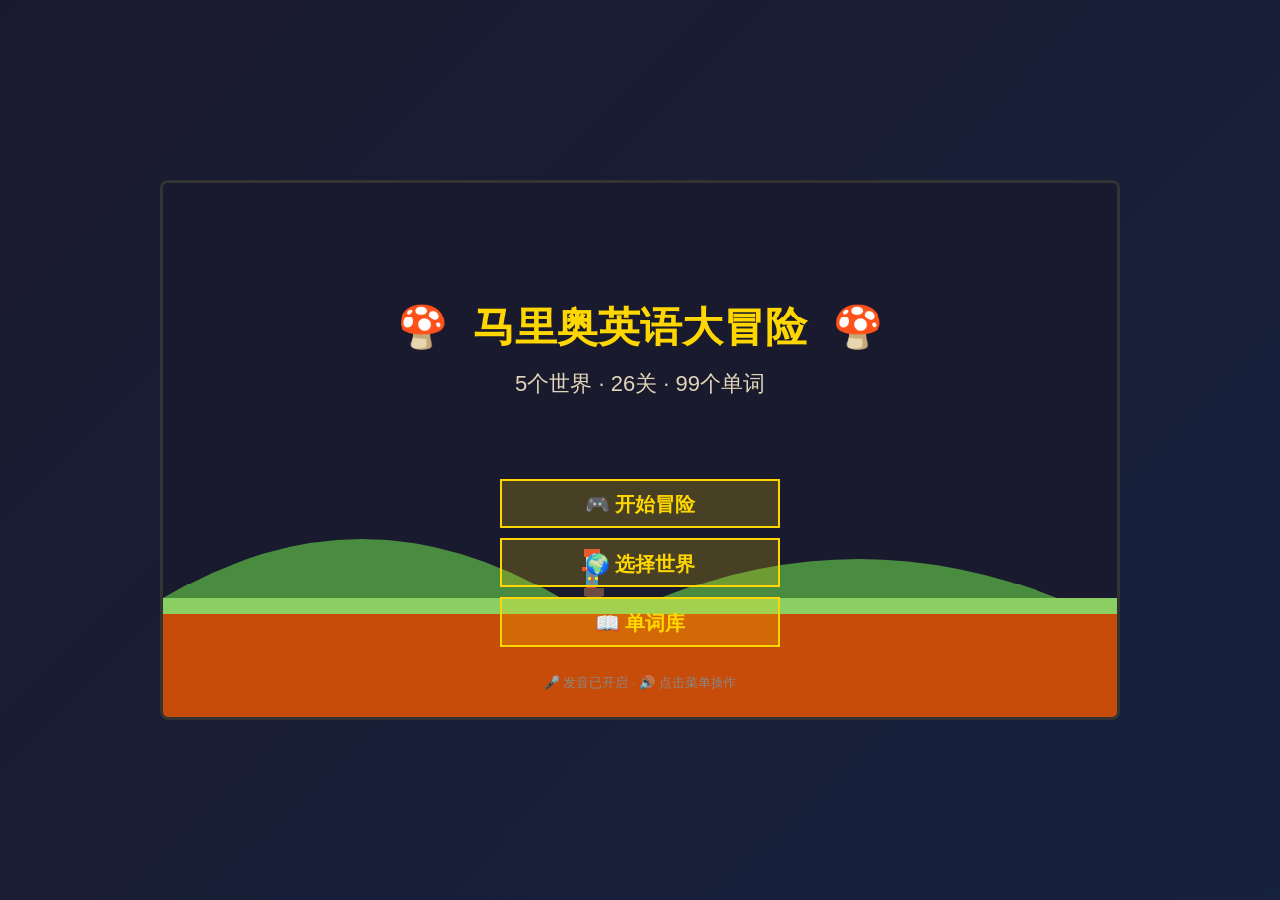
<file: index.html>
<!DOCTYPE html>
<html lang="zh-CN">
<head>
<meta charset="UTF-8">
<meta name="viewport" content="width=device-width, initial-scale=1.0, user-scalable=no">
<title>🍄 马里奥英语大冒险</title>
<style>
:root{--gold:#FFD700;--red:#E53935;--skin:#FFCCBC;--brown:#6D4C41;--blue:#1E88E5;--yellow:#FDD835;--white:#fff;--darkblue:#1565C0;--sky:#5c94fc;--grass:#4CAF50;--ground:#c84c09;--dark:#1a1a2e;--card:#FBF8F0;--green:#2E7D32}
*{margin:0;padding:0;box-sizing:border-box}
body{font-family:'Segoe UI','PingFang SC','Microsoft YaHei',sans-serif;background:linear-gradient(135deg,#1a1a2e,#16213e);display:flex;justify-content:center;align-items:center;height:100vh;overflow:hidden;touch-action:none;-webkit-user-select:none;user-select:none}
#container{position:relative;width:960px;height:540px}
canvas{display:block;border:3px solid #333;border-radius:8px;image-rendering:pixelated}
#ui-bar{position:absolute;top:0;left:0;right:0;padding:6px 16px;display:none;justify-content:space-between;align-items:center;background:rgba(26,26,46,0.9);border-radius:8px 8px 0 0;z-index:10;color:#fff;font-size:14px;font-weight:700}
#ui-bar.show{display:flex}
.ui-i{display:flex;align-items:center;gap:4px}.ui-i .val{color:var(--gold)}
#pause-btn{position:absolute;top:8px;right:8px;z-index:11;width:36px;height:36px;border-radius:50%;border:2px solid var(--gold);background:rgba(26,26,46,0.8);color:var(--gold);font-size:16px;cursor:pointer;display:none;align-items:center;justify-content:center}
#pause-btn.show{display:flex}
/* Word modal */
#word-modal{position:absolute;top:0;left:0;right:0;bottom:0;display:flex;align-items:center;justify-content:center;z-index:20;pointer-events:none}
#word-modal.active{pointer-events:auto}
#word-modal .card{width:380px;background:var(--card);border:3px solid #C4A35A;border-radius:16px;padding:28px 24px;text-align:center;box-shadow:0 8px 32px rgba(0,0,0,0.5);display:none}
#word-modal.active .card{display:block;animation:popIn .3s ease-out}
@keyframes popIn{from{transform:scale(0.8);opacity:0}to{transform:scale(1);opacity:1}}
.card .icon{font-size:48px;line-height:1}.card .word-title{font-size:28px;font-weight:900;color:var(--dark);margin:8px 0;letter-spacing:2px}
.card .phonetic{font-size:14px;color:#888;margin-bottom:12px}
.card .sentence{font-size:18px;color:#555;margin-bottom:24px}.card .sentence b{color:var(--red);font-size:22px}
.card .options{display:flex;flex-wrap:wrap;gap:10px;justify-content:center}
.card .opt{flex:1 1 40%;min-width:120px;padding:14px 8px;font-size:18px;font-weight:700;border:2px solid #C4A35A;border-radius:12px;background:#fff;color:var(--dark);cursor:pointer;transition:all .15s}
.card .opt:hover{background:#C4A35A;color:#fff}
.card .opt.correct{background:#4CAF50!important;color:#fff!important;border-color:#2E7D32!important}
.card .opt.wrong{background:#E53935!important;color:#fff!important;border-color:#B71C1C!important}
.card .opt:disabled{pointer-events:none}
.card .feedback{font-size:16px;margin-top:16px;min-height:24px;font-weight:700}
/* Boss modal */
#boss-modal{position:absolute;top:0;left:0;right:0;bottom:0;display:flex;align-items:center;justify-content:center;z-index:20;pointer-events:none}
#boss-modal.active{pointer-events:auto}
#boss-modal .boss-card{width:440px;background:linear-gradient(135deg,#1a1a2e,#16213e);border:3px solid #E53935;border-radius:16px;padding:28px 24px;text-align:center;box-shadow:0 8px 48px rgba(229,57,53,0.3);display:none;color:#fff}
#boss-modal.active .boss-card{display:block;animation:popIn .3s ease-out}
.boss-card .boss-icon{font-size:56px}.boss-card .boss-title{font-size:22px;font-weight:900;color:#E53935;margin:8px 0}
.boss-card .boss-sentence{font-size:20px;color:#E0D5B8;margin-bottom:20px}
.boss-card .boss-sentence b{color:var(--gold);font-size:24px}
.boss-card .boss-hint{display:flex;justify-content:center;gap:20px;margin-bottom:16px;font-size:28px}
.boss-card .boss-options{display:flex;flex-wrap:wrap;gap:10px;justify-content:center}
.boss-card .boss-opt{flex:1 1 40%;min-width:130px;padding:14px 8px;font-size:18px;font-weight:700;border:2px solid var(--gold);border-radius:12px;background:transparent;color:var(--gold);cursor:pointer;transition:all .15s}
.boss-card .boss-opt:hover{background:var(--gold);color:var(--dark)}
.boss-card .boss-opt.b-correct{background:#4CAF50!important;color:#fff!important;border-color:#2E7D32!important}
.boss-card .boss-opt.b-wrong{background:#E53935!important;color:#fff!important;border-color:#B71C1C!important}
.boss-card .boss-opt:disabled{pointer-events:none}
.boss-card .boss-fb{font-size:16px;margin-top:16px;min-height:24px;font-weight:700}
/* Pause overlay */
#pause-overlay{position:absolute;top:0;left:0;right:0;bottom:0;background:rgba(10,10,30,0.9);display:none;align-items:center;justify-content:center;z-index:25;flex-direction:column;color:#fff;gap:20px}
#pause-overlay.show{display:flex}
#pause-overlay h2{font-size:36px;color:var(--gold)}
#pause-overlay button{padding:14px 40px;font-size:20px;font-weight:700;border:2px solid var(--gold);border-radius:12px;background:transparent;color:var(--gold);cursor:pointer;min-width:220px}
#pause-overlay button:hover{background:var(--gold);color:var(--dark)}
/* Word book */
#wordbook{position:absolute;top:0;left:0;right:0;bottom:0;background:rgba(10,10,30,0.95);display:none;align-items:center;justify-content:center;z-index:25;flex-direction:column;color:#fff;overflow-y:auto;padding:20px}
#wordbook.show{display:flex}
#wordbook h2{font-size:28px;color:var(--gold);margin-bottom:16px}
#wordbook .wb-grid{display:grid;grid-template-columns:repeat(auto-fill,minmax(130px,1fr));gap:10px;width:100%;max-width:880px}
#wordbook .wb-word{padding:10px;border:2px solid #444;border-radius:10px;text-align:center;background:rgba(255,255,255,0.05);color:#ccc;font-size:15px}
#wordbook .wb-word.learned{border-color:var(--gold);background:rgba(255,215,0,0.1);color:#fff}
#wordbook .wb-icon{font-size:24px}#wordbook .wb-en{font-weight:700;font-size:17px}#wordbook .wb-zh{font-size:13px;color:#aaa}
#wordbook .wb-back{margin-top:20px;padding:12px 36px;font-size:18px;font-weight:700;border:2px solid var(--gold);border-radius:12px;background:transparent;color:var(--gold);cursor:pointer}
/* Mobile */
#mobile-ctrl{position:absolute;bottom:8px;left:0;right:0;display:none;justify-content:space-between;padding:0 16px;z-index:15}
.ctrl{width:52px;height:52px;border-radius:50%;border:2px solid var(--gold);background:rgba(26,26,46,0.7);color:var(--gold);font-size:20px;display:flex;align-items:center;justify-content:center}
@media(max-width:980px){#container{width:100vw;height:56vw;max-height:540px}#mobile-ctrl{display:flex}}
</style>
</head>
<body>
<div id="container">
<canvas id="c"></canvas>
<div id="ui-bar"><div class="ui-i"><span>🪙</span><span class="val" id="coin-display">0</span></div><div class="ui-i"><span>📖</span><span class="val" id="level-display">L1</span></div><div class="ui-i"><span>⏱</span><span class="val" id="time-display">0:00</span></div><div class="ui-i"><span>❤️</span><span id="lives-display"></span></div></div>
<button id="pause-btn" onclick="togglePause()">⏸</button>
<div id="word-modal"><div class="card"><div class="icon" id="w-icon"></div><div class="word-title" id="w-word"></div><div class="phonetic" id="w-phonetic"></div><div class="sentence" id="w-sentence"></div><div class="options" id="w-options"></div><div class="feedback" id="w-feedback"></div></div></div>
<div id="boss-modal"><div class="boss-card"><div class="boss-icon">🐢🔥</div><div class="boss-title">⚔️ 库巴 Boss 战！</div><div class="boss-hint" id="b-hint"></div><div class="boss-sentence" id="b-sentence"></div><div class="boss-options" id="b-options"></div><div class="boss-fb" id="b-fb"></div><div style="margin-top:12px;color:#888;font-size:13px" id="boss-progress"></div></div></div>
<div id="pause-overlay"><h2>⏸ 暂停</h2><button onclick="togglePause()">▶ 继续</button><button onclick="resetLevel()">🔄 重新开始</button><button onclick="goToMenu()">🏠 返回主菜单</button></div>
<div id="wordbook"><h2>📖 单词库</h2><div class="wb-grid" id="wb-grid"></div><button class="wb-back" onclick="closeWordbook()">← 返回</button></div>
<div id="mobile-ctrl"><button class="ctrl" id="b-left">◀</button><button class="ctrl" id="b-jump">▲</button><button class="ctrl" id="b-right">▶</button></div>
</div>
<script>
// ===== CANVAS & STATE =====
const canvas=document.getElementById('c'),ctx=canvas.getContext('2d');
canvas.width=960;canvas.height=540;
const W=960,H=540,GROUND=420;

let scene='menu'; // menu|worlds|levels|playing|quiz|win|dead
let curLevel=null; // {world:1,level:1}
let player,camera,coins,lives,time,frame;
let levelData,quizIdx,quizAnswered,quizCorrect,triggeredQuiz;
let keys={},particles=[],invincible=0;
let bossPhase,bossQIdx,bossCorrect,bossRetreat;
let shell=null,enemies=[],hitItems=[];
let paused=false;

// Learned words tracking
let learnedWords=JSON.parse(localStorage.getItem('marioWords')||'[]');

// ===== ALL WORD DATA =====
const ALL_WORDS = {
  '1-1':[{w:'apple',p:'/ˈæpl/',icon:'🍎',s:'I want to eat an ___.',o:['苹果','猫','蝙蝠','书包'],a:'苹果'},
         {w:'cat',p:'/kæt/',icon:'🐱',s:'The ___ is sleeping on the sofa.',o:['书包','蝙蝠','猫','苹果'],a:'猫'},
         {w:'bat',p:'/bæt/',icon:'🦇',s:'A ___ can fly at night.',o:['猫','苹果','书包','蝙蝠'],a:'蝙蝠'},
         {w:'bag',p:'/bæɡ/',icon:'🎒',s:'I put my book in the ___.',o:['蝙蝠','猫','苹果','书包'],a:'书包'}],
  '1-2':[{w:'baby',p:'/ˈbeɪbi/',icon:'👶',s:'It is a ___.',o:['婴儿','香蕉','球','男孩'],a:'婴儿'},
         {w:'banana',p:'/bəˈnɑːnə/',icon:'🍌',s:'It is a ___.',o:['球','男孩','婴儿','香蕉'],a:'香蕉'},
         {w:'ball',p:'/bɔːl/',icon:'⚽',s:'It is a ___.',o:['男孩','香蕉','婴儿','球'],a:'球'},
         {w:'boy',p:'/bɔɪ/',icon:'👦',s:'It is a ___.',o:['香蕉','球','婴儿','男孩'],a:'男孩'}],
};
// Boss questions for L2 (mix L1+L2 words)
const BOSS_QUESTIONS = [
  {s:'I want to eat an ___.',hint:'🍎 苹果 / 🐱 猫 / 🏠  / ⚽ 球',o:['apple','cat','ball','boy'],a:'apple',icons:['🍎','🐱','⚽','👦']},
  {s:'It is a ___.',hint:'🍌 / 🦇 / 🐱 / 👶',o:['banana','bat','cat','baby'],a:'banana',icons:['🍌','🦇','🐱','👶']},
  {s:'The ___ is sleeping on the sofa.',hint:'🐱 猫 / 🎒 包 / 👦 男孩 / 🍎 苹果',o:['cat','bag','boy','apple'],a:'cat',icons:['🐱','🎒','👦','🍎']},
];

// Level config
const LEVELS = {};
ALL_WORDS['1-1'].forEach((wd,i)=>{
  LEVELS['1-1']={words:ALL_WORDS['1-1'],quizzes:[{x:[400,1000,1600,2200][i]}],hasBoss:false,worldName:'🌿 草地王国'};
});
ALL_WORDS['1-2'].forEach((wd,i)=>{
  LEVELS['1-2']={words:ALL_WORDS['1-2'],quizzes:[{x:[550,1150,1650,2200][i]}],hasBoss:true,worldName:'🌿 草地王国'};
});

// ===== PRONUNCIATION =====
const synth=window.speechSynthesis;let soundOn=true;
function speak(text,rate=0.7){
  if(!soundOn||!synth)return;synth.cancel();
  const u=new SpeechSynthesisUtterance(text);u.lang='en-US';u.rate=rate;u.pitch=1.1;synth.speak(u);
}

// ===== DRAWING FUNCTIONS =====
function drawPixelChar(x,y,facing,big){
  const s=big?1.5:1,ox=x,oy=y;ctx.save();
  if(facing===-1){ctx.translate(ox+16*s,0);ctx.scale(-1,1);x=-ox-16*s;}
  ctx.fillStyle='#E53935';ctx.fillRect(x+6*s,oy+18*s,10*s,20*s);ctx.fillRect(x+2*s,oy+16*s,14*s,4*s);
  ctx.fillStyle='#FFCCBC';ctx.fillRect(x+6*s,oy+4*s,12*s,14*s);
  ctx.fillStyle='#E53935';ctx.fillRect(x+4*s,oy-2*s,16*s,8*s);
  ctx.fillStyle='#fff';ctx.fillRect(x+8*s,oy+8*s,4*s,4*s);ctx.fillRect(x+14*s,oy+8*s,4*s,4*s);
  ctx.fillStyle='#000';ctx.fillRect(x+10*s,oy+10*s,2*s,2*s);ctx.fillRect(x+16*s,oy+10*s,2*s,2*s);
  ctx.fillStyle='#1E88E5';ctx.fillRect(x+6*s,oy+20*s,5*s,16*s);ctx.fillRect(x+13*s,oy+20*s,5*s,16*s);
  ctx.fillStyle='#FDD835';ctx.fillRect(x+8*s,oy+26*s,3*s,3*s);ctx.fillRect(x+15*s,oy+26*s,3*s,3*s);
  ctx.fillStyle='#6D4C41';ctx.fillRect(x+4*s,oy+38*s,10*s,8*s);ctx.fillRect(x+14*s,oy+38*s,10*s,8*s);
  if(!player||!player.onGround){ctx.fillStyle='#6D4C41';ctx.fillRect(x+6*s,oy+42*s,8*s,5*s);ctx.fillRect(x+14*s,oy+42*s,8*s,5*s);}
  ctx.restore();
}
function drawGoomba(e){
  ctx.fillStyle='#8B4513';ctx.fillRect(e.x,e.y,28,28);ctx.fillStyle='#A0522D';ctx.fillRect(e.x+3,e.y+3,22,22);
  ctx.fillStyle='#fff';ctx.fillRect(e.x+5,e.y+6,6,6);ctx.fillRect(e.x+17,e.y+6,6,6);
  ctx.fillStyle='#000';ctx.fillRect(e.x+8,e.y+9,3,3);ctx.fillRect(e.x+20,e.y+9,3,3);
  const ft=Math.sin(frame*0.15)*2;ctx.fillStyle='#000';ctx.fillRect(e.x+2,e.y+24+ft,6,4);ctx.fillRect(e.x+20,e.y+24-ft,6,4);
}
function drawKoopa(e){
  ctx.fillStyle='#4CAF50';ctx.fillRect(e.x+2,e.y+2,24,24);ctx.fillStyle='#2E7D32';ctx.fillRect(e.x+6,e.y+6,16,12);
  ctx.fillStyle='#FFD700';ctx.fillRect(e.x+2,e.y,24,8);ctx.fillStyle='#fff';ctx.fillRect(e.x+7,e.y+10,5,5);ctx.fillRect(e.x+16,e.y+10,5,5);
  ctx.fillStyle='#000';ctx.fillRect(e.x+9,e.y+12,2,2);ctx.fillRect(e.x+18,e.y+12,2,2);
  ctx.fillStyle='#FFA000';ctx.fillRect(e.x+2,e.y+22,6,6);ctx.fillRect(e.x+20,e.y+22,6,6);
}
function drawShell(s){ctx.fillStyle='#2E7D32';ctx.fillRect(s.x,s.y,28,16);ctx.fillStyle='#4CAF50';ctx.fillRect(s.x+4,s.y+2,20,12);ctx.fillStyle='#FFD700';ctx.fillRect(s.x+6,s.y-2,16,6);}
function drawBrick(x,y,item){
  ctx.fillStyle='#8B6914';ctx.fillRect(x,y,64,32);ctx.fillStyle='#A0782C';
  for(let bx=0;bx<64;bx+=16)for(let by=0;by<32;by+=8)ctx.fillRect(x+bx+2,y+by+2,12,4);
  ctx.fillStyle='#C4A35A';ctx.fillRect(x,y,64,3);
  if(item&&!hitItems.find(h=>h.x===x+20&&h.hit)){ctx.fillStyle='#FFD700';ctx.font='bold 14px serif';ctx.textAlign='center';ctx.fillText('?',x+32,y+22);}
}
function drawPipe(x,y){ctx.fillStyle='#4CAF50';ctx.fillRect(x,y,64,60);ctx.fillStyle='#2E7D32';ctx.fillRect(x,y,64,16);ctx.fillStyle='#1B5E20';ctx.fillRect(x-4,y,8,60);ctx.fillRect(x+60,y,8,60);}
function drawBoss(bx,by){
  ctx.fillStyle='#4CAF50';ctx.beginPath();ctx.ellipse(bx+50,by+40,45,30,0,0,Math.PI*2);ctx.fill();
  ctx.fillStyle='#FFD700';ctx.fillRect(bx+10,by-10,80,50);ctx.fillStyle='#2E7D32';ctx.fillRect(bx+15,by-5,70,35);
  ctx.fillStyle='#fff';ctx.fillRect(bx+25,by-2,15,18);ctx.fillRect(bx+60,by-2,15,18);
  ctx.fillStyle='#E53935';ctx.fillRect(bx+29,by+4,8,8);ctx.fillRect(bx+64,by+4,8,8);
  ctx.fillStyle='#8B4513';ctx.beginPath();ctx.moveTo(bx+15,by-12);ctx.lineTo(bx+30,by-35);ctx.lineTo(bx+40,by-12);ctx.fill();
  ctx.beginPath();ctx.moveTo(bx+60,by-12);ctx.lineTo(bx+75,by-35);ctx.lineTo(bx+85,by-12);ctx.fill();
  ctx.fillStyle='#FFA000';ctx.fillRect(bx+10,by+60,25,18);ctx.fillRect(bx+65,by+60,25,18);
  ctx.fillStyle='#E53935';ctx.beginPath();ctx.ellipse(bx+50,by+80,30,20,0,0,Math.PI*2);ctx.fill();
}
function drawBg(){
  const g=ctx.createLinearGradient(0,0,0,H);g.addColorStop(0,'#87CEEB');g.addColorStop(0.6,'#5c94fc');g.addColorStop(1,'#4a7de0');
  ctx.fillStyle=g;ctx.fillRect(0,0,W,H);
  ctx.fillStyle='rgba(255,255,255,0.7)';for(let i=0;i<5;i++){const cx=((i*350)-camera*0.3)%(W+400)-200;ctx.fillRect(cx,60+i*40,80,30);ctx.fillRect(cx+15,48+i*40,50,20);}
  ctx.fillStyle='#7CBF5C';for(let i=0;i<4;i++){const hx=i*800-300-camera*0.2;ctx.beginPath();ctx.moveTo(hx,GROUND);ctx.quadraticCurveTo(hx+200,GROUND-100,hx+400,GROUND);ctx.fill();}
}

function spawnParticles(x,y,color,n){for(let i=0;i<n;i++)particles.push({x,y,vx:(Math.random()-0.5)*5,vy:(Math.random()-0.5)*5-3,life:20+Math.random()*15,color});}

// ===== PHYSICS =====
const GRAVITY=0.55,SPEED=3.5,JUMP=-10.5;
function collides(a,b){return a.x<b.x+b.w&&a.x+a.w>b.x&&a.y<b.y+b.h&&a.y+a.h>b.y;}

function updatePhysics(){
  if(paused||scene!=='playing')return;
  if(keys['ArrowLeft']||keys['a']){player.vx=-SPEED;player.facing=-1;}
  else if(keys['ArrowRight']||keys['d']){player.vx=SPEED;player.facing=1;}
  else player.vx*=0.7;
  if(Math.abs(player.vx)<0.1)player.vx=0;
  if((keys[' ']||keys['ArrowUp']||keys['w'])&&player.onGround){player.vy=JUMP;player.onGround=false;}
  player.vy+=GRAVITY;player.x+=player.vx;player.y+=player.vy;

  player.onGround=false;
  const pb=player.big?{x:player.x,y:player.y,w:48,h:72}:{x:player.x,y:player.y,w:player.w,h:player.h};
  levelData.platforms.forEach(p=>{
    let px=p.x,py=p.y;if(p.type==='move'){px=p.x;py=p.y;}
    if(!collides(pb,{x:px,y:py,w:p.w,h:p.h}))return;
    const ot=pb.y+pb.h-py,ob=py+p.h-pb.y,ol=pb.x+pb.w-px,orr=px+p.w-pb.x;
    const mo=Math.min(ot,ob,ol,orr);
    if(mo===ot&&player.vy>=0){player.y=py-(player.big?72:48);player.vy=0;player.onGround=true;if(p.type==='move')player.x+=p.moveSpeed||0;}
    else if(mo===ol&&player.vx>0)player.x=px-(player.big?48:32);
    else if(mo===orr&&player.vx<0)player.x=px+p.w;
  });
  if(player.y+(player.big?72:48)>=GROUND){player.y=GROUND-(player.big?72:48);player.vy=0;player.onGround=true;}
  if(player.y>GROUND+200)die();

  // Moving platforms
  (levelData.movePlatforms||[]).forEach(p=>{p.x+=p.moveSpeed;if(Math.abs(p.x-p.startX)>p.range)p.moveSpeed*=-1;});

  camera+=(player.x-camera-W*0.35)*0.08;if(camera<0)camera=0;if(camera>levelData.w-W)camera=levelData.w-W;

  // Boss trigger
  if(levelData.hasBoss&&!bossPhase&&player.x>levelData.w-300)activateBoss();

  // Enemies
  enemies.forEach(e=>{
    if(e.y>GROUND+50)return;if(e.type==='shell')return;
    e.x+=e.vx;if(Math.abs(e.x-e.sx)>e.range)e.vx*=-1;
    const el={x:e.x+2,y:e.y+2,w:e.w-4,h:e.h-4};
    if(!collides(pb,el))return;
    if(player.vy>0&&pb.y+pb.h-el.y<18){
      if(e.type==='koopa'){e.type='shell';e.h=16;e.y+=12;e.vx=0;spawnParticles(e.x+14,e.y,'#FFD700',8);coins+=3;}
      else{e.y=GROUND+100;coins+=3;spawnParticles(e.x+14,e.y+14,'#FFD700',10);}
      player.vy=-5;
    }else if(invincible>0){e.y=GROUND+100;coins+=5;}
    else die();
  });

  // Shell
  if(shell&&shell.active){shell.x+=shell.vx;enemies.forEach(e=>{if(e.y<GROUND+50&&collides(shell,{x:e.x+2,y:e.y+2,w:e.w-4,h:e.h-4})){e.y=GROUND+100;coins+=5;spawnParticles(e.x+14,e.y+14,'#FFD700',8);}});if(shell.vx!==0&&Math.abs(shell.x-shell.startX)>600){shell.active=false;shell=null;}}
  if(shell&&shell.vx===0&&collides(pb,shell)){shell.vx=(player.x>shell.x)?8:-8;shell.active=true;}

  // Coins
  levelData.coins.forEach(c=>{if(!c.collected&&Math.abs(player.x+16-c.x)<18&&Math.abs(player.y+24-c.y)<20){c.collected=true;coins++;spawnParticles(c.x,c.y,'#FFD700',4);}});

  // Hit items
  hitItems.forEach(h=>{if(!h.hit&&!h.active&&Math.abs(player.x+16-h.x)<20&&Math.abs(player.y-h.y)<20&&player.vy<0){h.active=true;h.hit=true;if(h.item==='coin')coins+=3;else if(h.item==='mushroom'&&!player.big){player.big=true;player.y-=24;}else if(h.item==='star')invincible=300;spawnParticles(h.x,h.y-10,'#FFD700',8);}});

  // Quiz triggers
  levelData.quizzes.forEach((q,i)=>{if(!triggeredQuiz.includes(i)&&Math.abs(player.x-q.x)<40){triggeredQuiz.push(i);quizIdx=i;if(levelData.hasBoss&&i>=levelData.quizzes.length-1)activateBoss();else showWordCard();}});

  if(invincible>0)invincible--;
  if(bossRetreat>0)bossRetreat--;
  particles=particles.filter(p=>{p.x+=p.vx;p.y+=p.vy;p.vy+=0.15;p.life--;return p.life>0;});
}

function die(){
  if(scene==='dead')return;lives--;spawnParticles(player.x+16,player.y+24,'#E53935',15);
  if(lives<=0){scene='dead';updateUI();return;}
  player.x=Math.max(80,camera+50);player.y=GROUND-48;player.vx=0;player.vy=0;player.big=false;invincible=120;updateUI();
}

function activateBoss(){if(bossPhase)return;bossPhase=true;bossQIdx=0;bossCorrect=0;showBossQuestion();}

// ===== WORD CARD =====
function showWordCard(){
  scene='quiz';const wd=ALL_WORDS[curLevel.world+'-'+curLevel.level][quizIdx];
  document.getElementById('w-icon').textContent=wd.icon;
  document.getElementById('w-word').textContent=wd.w;document.getElementById('w-phonetic').textContent=wd.p;
  document.getElementById('w-sentence').innerHTML=wd.s.replace('___','<b>___</b>');
  document.getElementById('w-feedback').textContent='';
  const optEl=document.getElementById('w-options');optEl.innerHTML='';
  wd.o.forEach(o=>{const b=document.createElement('button');b.className='opt';b.textContent=o;b.onclick=()=>answerWord(o,b);optEl.appendChild(b);});
  document.getElementById('word-modal').classList.add('active');
  speak(wd.w,0.7);
}
function answerWord(choice,btn){
  const wd=ALL_WORDS[curLevel.world+'-'+curLevel.level][quizIdx];
  const opts=document.querySelectorAll('#w-options .opt');opts.forEach(o=>o.disabled=true);
  if(choice===wd.a){btn.classList.add('correct');document.getElementById('w-feedback').textContent='✅ 答对了！';document.getElementById('w-feedback').style.color='#4CAF50';quizCorrect++;coins+=5;speak(wd.w+'! Great!',0.8);}
  else{btn.classList.add('wrong');document.getElementById('w-feedback').textContent='❌ 正确答案：'+wd.a;document.getElementById('w-feedback').style.color='#E53935';opts.forEach(o=>{if(o.textContent===wd.a)o.classList.add('correct');});speak(wd.a,0.7);}
  quizAnswered++;
  markLearned(curLevel.world+'-'+curLevel.level,quizIdx);
  setTimeout(()=>{document.getElementById('word-modal').classList.remove('active');
    if(quizAnswered>=ALL_WORDS[curLevel.world+'-'+curLevel.level].length){
      if(levelData.hasBoss&&!bossPhase)activateBoss();
      else{scene='win';saveProgress();}
    }else scene='playing';
  },1200);
}

// ===== BOSS CARD =====
function showBossQuestion(){
  scene='quiz';const q=BOSS_QUESTIONS[bossQIdx%BOSS_QUESTIONS.length];
  document.getElementById('b-hint').textContent=q.hint;
  document.getElementById('b-sentence').innerHTML=q.s.replace('___','<b>___</b>');
  document.getElementById('b-fb').textContent='';
  document.getElementById('boss-progress').textContent='连续答对 3 题击败库巴！('+(bossCorrect)+'/3)';
  const oel=document.getElementById('b-options');oel.innerHTML='';
  q.o.forEach((o,i)=>{const b=document.createElement('button');b.className='boss-opt';b.textContent=q.icons?q.icons[i]+' '+o:o;b.onclick=()=>answerBoss(o,b);oel.appendChild(b);});
  document.getElementById('boss-modal').classList.add('active');
  speak(q.s.replace('___',q.a),0.7);
}
function answerBoss(choice,btn){
  const q=BOSS_QUESTIONS[bossQIdx%BOSS_QUESTIONS.length];
  const opts=document.querySelectorAll('#boss-modal .boss-opt');opts.forEach(o=>o.disabled=true);
  if(choice===q.a){btn.classList.add('b-correct');document.getElementById('b-fb').textContent='✅ 答对了！库巴后退！';document.getElementById('b-fb').style.color='#4CAF50';bossCorrect++;bossRetreat=40;coins+=5;speak(q.a+'! Yes!',0.8);}
  else{btn.classList.add('b-wrong');document.getElementById('b-fb').textContent='❌ 正确答案：'+q.a;document.getElementById('b-fb').style.color='#E53935';opts.forEach(o=>{if(o.textContent.includes(q.a))o.classList.add('b-correct');});speak(q.a,0.7);}
  bossQIdx++;
  setTimeout(()=>{document.getElementById('boss-modal').classList.remove('active');
    if(bossCorrect>=3){scene='win';saveProgress();}
    else if(bossQIdx>=BOSS_QUESTIONS.length){bossQIdx=0;showBossQuestion();}
    else showBossQuestion();
  },1200);
}

// ===== PROGRESS =====
function markLearned(lvl,idx){
  const wd=ALL_WORDS[lvl][idx];const key=lvl+':'+wd.w;
  if(!learnedWords.includes(key)){learnedWords.push(key);localStorage.setItem('marioWords',JSON.stringify(learnedWords));}
}
function saveProgress(){
  const key='l'+curLevel.world+'-'+curLevel.level;
  localStorage.setItem('marioProgress',JSON.stringify({lastLevel:key,learned:learnedWords}));
}

// ===== LEVEL SETUP =====
const LEVEL_DATA = {
  '1-1':{w:2800,hasBoss:false,platforms:[
    {x:0,y:GROUND,w:2800,h:120,type:'ground'},{x:200,y:340,w:64,h:32,type:'brick',item:'coin'},{x:300,y:340,w:64,h:32,type:'brick',item:'mushroom'},{x:450,y:340,w:64,h:32,type:'brick',item:'coin'},{x:650,y:360,w:64,h:60,type:'pipe'},{x:850,y:340,w:64,h:32,type:'brick',item:'coin'},{x:1100,y:280,w:64,h:32,type:'brick',item:'star'},{x:1400,y:340,w:64,h:32,type:'brick',item:'coin'},{x:1550,y:340,w:64,h:32,type:'brick',item:'mushroom'},{x:1800,y:360,w:64,h:60,type:'pipe'},{x:2000,y:300,w:64,h:32,type:'brick',item:'star'},{x:2300,y:340,w:64,h:32,type:'brick',item:'coin'},
  ],quizzes:[{x:400},{x:1000},{x:1600},{x:2200}],coins:[],enemies:[
    {x:550,y:GROUND-28,w:28,h:28,vx:-1.2,sx:550,range:120,type:'goomba'},{x:750,y:GROUND-28,w:28,h:28,vx:-0.8,sx:750,range:100,type:'goomba'},{x:1050,y:GROUND-28,w:28,h:28,vx:-1,sx:1050,range:150,type:'goomba'},{x:1700,y:GROUND-28,w:28,h:28,vx:-1.4,sx:1700,range:160,type:'goomba'},{x:1900,y:GROUND-28,w:28,h:28,vx:-0.9,sx:1900,range:120,type:'goomba'},{x:2100,y:GROUND-28,w:28,h:28,vx:-1.1,sx:2100,range:180,type:'goomba'},{x:2400,y:GROUND-28,w:28,h:28,vx:-1.3,sx:2400,range:140,type:'goomba'},
  ],movePlatforms:[]},
  '1-2':{w:2800,hasBoss:true,platforms:[
    {x:0,y:GROUND,w:2800,h:120,type:'ground'},{x:200,y:340,w:64,h:32,type:'brick',item:'coin'},{x:400,y:340,w:64,h:32,type:'brick',item:'coin'},{x:700,y:360,w:64,h:60,type:'pipe'},{x:1000,y:360,w:64,h:32,type:'brick',item:'mushroom'},{x:1400,y:240,w:128,h:64,type:'pipe'},{x:1500,y:280,w:64,h:32,type:'brick',item:'star'},{x:1800,y:360,w:64,h:60,type:'pipe'},{x:2100,y:340,w:64,h:32,type:'brick',item:'mushroom'},
  ],quizzes:[{x:550},{x:1150},{x:1650},{x:2200}],coins:[],enemies:[
    {x:500,y:GROUND-28,w:28,h:28,vx:-1,sx:500,range:100,type:'goomba'},{x:1050,y:GROUND-28,w:28,h:28,vx:-0.8,sx:1050,range:120,type:'goomba'},{x:1300,y:GROUND-28,w:28,h:28,vx:-1.2,sx:1300,range:150,type:'goomba'},{x:1750,y:GROUND-28,w:28,h:28,vx:-1.1,sx:1750,range:130,type:'koopa'},{x:1950,y:GROUND-28,w:28,h:28,vx:-0.9,sx:1950,range:140,type:'goomba'},{x:2300,y:GROUND-28,w:28,h:28,vx:-1.3,sx:2300,range:120,type:'koopa'},
  ],movePlatforms:[
    {x:900,y:300,w:80,h:20,type:'move',moveSpeed:1.2,startX:900,range:80},{x:1200,y:260,w:80,h:20,type:'move',moveSpeed:1.5,startX:1200,range:100},{x:1900,y:300,w:80,h:20,type:'move',moveSpeed:1.3,startX:1900,range:70},
  ]}
};
// Generate coins for both levels
Object.values(LEVEL_DATA).forEach(ld=>{for(let i=0;i<80;i++){let cx=150+i*35,cy=GROUND-60;if(i%4===2)cy=GROUND-100;if(i%7===3)cy=GROUND-140;ld.coins.push({x:cx,y:cy,collected:false});}});

function initLevel(world,level){
  const key=world+'-'+level;
  curLevel={world,level};
  levelData=JSON.parse(JSON.stringify(LEVEL_DATA[key]));
  player={x:80,y:GROUND-48,w:32,h:48,vx:0,vy:0,onGround:false,facing:1,big:false};
  camera=0;coins=0;lives=3;time=0;frame=0;quizIdx=0;quizAnswered=0;quizCorrect=0;
  triggeredQuiz=[];particles=[];invincible=0;bossPhase=false;bossQIdx=0;bossCorrect=0;bossRetreat=0;shell=null;paused=false;
  enemies=levelData.enemies.map(e=>({...e}));
  hitItems=levelData.platforms.filter(p=>p.item).map(p=>({x:p.x+20,y:p.y+50,item:p.item,active:false,hit:false}));
  scene='playing';
  document.getElementById('ui-bar').classList.add('show');
  document.getElementById('pause-btn').classList.add('show');
  document.getElementById('pause-overlay').classList.remove('show');
  updateUI();
}

function resetLevel(){initLevel(curLevel.world,curLevel.level);}
function togglePause(){if(scene!=='playing'&&scene!=='quiz')return;paused=!paused;document.getElementById('pause-overlay').classList.toggle('show',paused);}
function goToMenu(){paused=false;scene='menu';document.getElementById('ui-bar').classList.remove('show');document.getElementById('pause-btn').classList.remove('show');document.getElementById('pause-overlay').classList.remove('show');document.getElementById('word-modal').classList.remove('active');document.getElementById('boss-modal').classList.remove('active');}

// ===== RENDER =====
function render(){
  ctx.clearRect(0,0,W,H);

  if(scene==='menu') return drawMenu();
  if(scene==='worlds') return drawWorlds();
  if(scene==='levels') return drawLevels();
  if(scene==='playing'||scene==='quiz'||scene==='dead'||scene==='win') return drawGame();

  function drawMenu(){
    ctx.fillStyle='#1a1a2e';ctx.fillRect(0,0,W,H);
    // Decorative ground
    ctx.fillStyle='#c84c09';ctx.fillRect(0,GROUND,W,120);ctx.fillStyle='#8BCE63';ctx.fillRect(0,GROUND,W,16);
    // Hills
    ctx.fillStyle='#4A8C3F';ctx.beginPath();ctx.moveTo(0,GROUND);ctx.quadraticCurveTo(200,GROUND-120,400,GROUND);ctx.fill();
    ctx.beginPath();ctx.moveTo(500,GROUND);ctx.quadraticCurveTo(700,GROUND-80,900,GROUND);ctx.fill();
    // Title
    ctx.fillStyle='#FFD700';ctx.font='bold 42px "Courier New",monospace';ctx.textAlign='center';
    ctx.fillText('🍄 马里奥英语大冒险 🍄',W/2,160);
    ctx.fillStyle='#E0D5B8';ctx.font='22px "PingFang SC","Microsoft YaHei",sans-serif';
    ctx.fillText('5个世界 · 26关 · 99个单词',W/2,210);
    // Mario decoration
    drawPixelChar(420,GROUND-48,1,false);
    drawPixelChar(520,GROUND-48,-1,false);
    // Menu buttons (drawn as clickable zones)
    const btns=[
      {y:300,t:'🎮 开始冒险',action:()=>{const p=JSON.parse(localStorage.getItem('marioProgress')||'{}');if(p.lastLevel){const[lw,ll]=p.lastLevel.replace('l','').split('-');scene='levels';selWorld=lw;}else scene='worlds';}},
      {y:360,t:'🌍 选择世界',action:()=>{scene='worlds';}},
      {y:420,t:'📖 单词库',action:()=>{showWordbook();}},
    ];
    menuBtns=btns;
    btns.forEach((b,i)=>{
      const btnW=280,btnH=48,bx=W/2-btnW/2,by=b.y;
      const hover=mx>bx&&mx<bx+btnW&&my>by&&my<by+btnH;
      ctx.fillStyle=hover?'#FFD700':'rgba(255,215,0,0.2)';ctx.fillRect(bx,by,btnW,btnH);
      ctx.strokeStyle='#FFD700';ctx.lineWidth=2;ctx.strokeRect(bx,by,btnW,btnH);
      ctx.fillStyle=hover?'#1a1a2e':'#FFD700';ctx.font='bold 20px "PingFang SC","Microsoft YaHei",sans-serif';
      ctx.fillText(b.t,W/2,by+32);
    });
    ctx.fillStyle='#888';ctx.font='13px "PingFang SC","Microsoft YaHei",sans-serif';
    ctx.fillText('🎤 发音已开启 · 🔊 点击菜单操作',W/2,510);
  }

  function drawWorlds(){
    ctx.fillStyle='#1a1a2e';ctx.fillRect(0,0,W,H);
    ctx.fillStyle='#FFD700';ctx.font='bold 32px "Courier New",monospace';ctx.textAlign='center';
    ctx.fillText('🌍 选择世界',W/2,80);
    const worlds=[
      {n:'🌿 世界1 · 草地王国',sub:'Aa-Ee · 21词 · L1-L5',w:1},
      {n:'🕳️ 世界2 · 洞穴王国',sub:'Ff-Jj · 20词 · L6-L10',w:2},
      {n:'🐠 世界3 · 海底王国',sub:'Kk-Pp · 24词 · L11-L16',w:3},
      {n:'☁️ 世界4 · 天空之城',sub:'Qq-Uu · 18词 · L17-L21',w:4},
      {n:'🏰 世界5 · 库巴城堡',sub:'Vv-Zz · 16词 · L22-L26',w:5},
    ];
    worldBtns=[];
    worlds.forEach((w,i)=>{
      const btnW=600,btnH=66,bx=W/2-btnW/2,by=120+i*80;
      const unlocked=w.w===1;
      const hover=unlocked&&mx>bx&&mx<bx+btnW&&my>by&&my<by+btnH;
      ctx.fillStyle=unlocked?(hover?'rgba(255,215,0,0.3)':'rgba(255,255,255,0.08)'):'rgba(255,255,255,0.03)';
      ctx.fillRect(bx,by,btnW,btnH);
      ctx.strokeStyle=unlocked?'#FFD700':'#555';ctx.lineWidth=2;ctx.strokeRect(bx,by,btnW,btnH);
      ctx.fillStyle=unlocked?'#FFD700':'#555';ctx.font='bold 22px "PingFang SC","Microsoft YaHei",sans-serif';ctx.textAlign='left';
      ctx.fillText(unlocked?w.n:('🔒 '+w.n),bx+20,by+28);
      ctx.fillStyle='#888';ctx.font='14px "PingFang SC","Microsoft YaHei",sans-serif';
      ctx.fillText(w.sub,bx+20,by+52);
      if(unlocked)worldBtns.push({bx,by,btnW,btnH,w:w.w});
    });
    ctx.textAlign='center';ctx.fillStyle='#888';ctx.font='14px "PingFang SC","Microsoft YaHei",sans-serif';
    ctx.fillText('← 点击返回主菜单',W/2,530);
    menuBack=true;
  }

  function drawLevels(){
    ctx.fillStyle='#1a1a2e';ctx.fillRect(0,0,W,H);
    ctx.fillStyle='#FFD700';ctx.font='bold 28px "Courier New",monospace';ctx.textAlign='center';
    ctx.fillText('🌿 草地王国 · 选择关卡',W/2,70);
    const levels=[
      {n:'L1 · Aa',words:'🍎 apple · 🐱 cat · 🦇 bat · 🎒 bag',sub:'4词 · 无Boss · 教学关',l:1},
      {n:'L2 · Bb',words:'👶 baby · 🍌 banana · ⚽ ball · 👦 boy',sub:'4词 · 库巴Boss战',l:2},
      {n:'L3 · Cc',words:'🐄 cow · 🚗 car · 🎂 cake · 🕐 clock · 🍬 candy',sub:'5词 · 🔒 未解锁',l:3},
      {n:'L4 · Dd',words:'👨 dad · 🦆 duck · 🪑 desk · 🚪 door · 🐕 dog',sub:'5词 · 🔒 未解锁',l:4},
      {n:'L5 · Ee',words:'🥚 egg · 🐘 elephant · 🛏️ bed',sub:'3词 · 🔒 未解锁',l:5},
    ];
    levelBtns=[];
    levels.forEach((l,i)=>{
      const btnW=620,btnH=70,bx=W/2-btnW/2,by=110+i*82;
      const unlocked=l.l<=2;
      const hover=unlocked&&mx>bx&&mx<bx+btnW&&my>by&&my<by+btnH;
      ctx.fillStyle=unlocked?(hover?'rgba(255,215,0,0.3)':'rgba(255,255,255,0.08)'):'rgba(255,255,255,0.03)';
      ctx.fillRect(bx,by,btnW,btnH);
      ctx.strokeStyle=unlocked?'#FFD700':'#555';ctx.lineWidth=2;ctx.strokeRect(bx,by,btnW,btnH);
      ctx.fillStyle=unlocked?'#FFD700':'#555';ctx.font='bold 20px "PingFang SC","Microsoft YaHei",sans-serif';ctx.textAlign='left';
      ctx.fillText(unlocked?l.n:('🔒 '+l.n),bx+20,by+28);
      ctx.fillStyle='#ccc';ctx.font='15px "PingFang SC","Microsoft YaHei",sans-serif';
      ctx.fillText(l.words,bx+20,by+50);
      if(unlocked)levelBtns.push({bx,by,btnW,btnH,l:l.l});
    });
    ctx.textAlign='center';ctx.fillStyle='#888';ctx.font='14px "PingFang SC","Microsoft YaHei",sans-serif';
    ctx.fillText('← 点击返回选择世界',W/2,530);
    menuBack=true;selWorld=1;
  }

  function drawGame(){
    ctx.save();drawBg();ctx.translate(-Math.floor(camera),0);
    ctx.fillStyle='#c84c09';ctx.fillRect(0,GROUND,levelData.w,120);ctx.fillStyle='#8BCE63';ctx.fillRect(0,GROUND,levelData.w,16);
    levelData.platforms.forEach(p=>{if(p.type==='brick')drawBrick(p.x,p.y,p.item);else if(p.type==='pipe')drawPipe(p.x,p.y);else if(p.type==='move'){ctx.fillStyle='#6D4C41';ctx.fillRect(p.x,p.y,p.w,p.h);ctx.fillStyle='#A0782C';ctx.fillRect(p.x+2,p.y+2,p.w-4,4);}});
    levelData.coins.forEach(c=>{if(c.collected)return;const g=Math.sin(frame*0.08)*0.3+0.7;ctx.fillStyle=`rgba(255,215,0,${g})`;ctx.fillRect(c.x-6,c.y-6,12,12);ctx.fillStyle='#FFD700';ctx.fillRect(c.x-4,c.y-4,8,8);});
    enemies.forEach(e=>{if(e.y>GROUND+50)return;if(e.type==='shell')drawShell(e);else if(e.type==='koopa')drawKoopa(e);else drawGoomba(e);});
    if(shell&&shell.active)drawShell(shell);
    if(bossPhase)drawBoss(levelData.w-120,GROUND-140);
    if(invincible>0&&scene==='playing'){ctx.fillStyle=invincible%10<5?'#FFD700':'#fff';ctx.font='18px serif';ctx.textAlign='center';for(let i=0;i<3;i++)ctx.fillText('✦',player.x+16+(i-1)*12,player.y-8);}
    if(!(invincible>0&&invincible%6<3))drawPixelChar(player.x,player.y,player.facing,player.big);
    particles.forEach(p=>{ctx.globalAlpha=p.life/35;ctx.fillStyle=p.color;ctx.fillRect(p.x-2,p.y-2,4,4);});ctx.globalAlpha=1;
    ctx.restore();

    if(scene==='dead'){
      ctx.fillStyle='rgba(20,5,5,0.8)';ctx.fillRect(0,0,W,H);ctx.fillStyle='#E53935';ctx.font='bold 36px "Courier New",monospace';ctx.textAlign='center';
      ctx.fillText('GAME OVER',W/2,240);ctx.font='20px "PingFang SC","Microsoft YaHei",sans-serif';ctx.fillStyle='#E0D5B8';ctx.fillText('按空格键重新开始',W/2,300);
    }
    if(scene==='win'){
      ctx.fillStyle='rgba(10,10,30,0.85)';ctx.fillRect(0,0,W,H);
      ctx.font='bold 36px "Courier New",monospace';ctx.textAlign='center';
      const wn=curLevel.world===1&&curLevel.level===1?'🎉 第一关通过！':(bossCorrect>=3?'🎉 库巴被打败了！第二关通过！':'🎉 第二关通过！');
      ctx.fillStyle='#FFD700';ctx.fillText(wn,W/2,180);
      ctx.fillStyle='#E0D5B8';ctx.font='20px "PingFang SC","Microsoft YaHei",sans-serif';
      ctx.fillText('答对 '+quizCorrect+'/'+ALL_WORDS[curLevel.world+'-'+curLevel.level].length+' 单词 · ⭐ '+coins+' 金币 · ⏱ '+Math.floor(time/60)+':'+String(Math.floor(time%60)).padStart(2,'0'),W/2,240);
      if(levelData.hasBoss)ctx.fillText('Boss战答对 '+bossCorrect+'/3',W/2,275);
      const btns=[{y:340,t:'🔄 重玩本关'},{y:400,t:'▶ 下一关'},{y:460,t:'🏠 返回主菜单'}];
      winBtns=btns;
      btns.forEach((b,i)=>{
        const btnW=260,btnH=44,bx=W/2-btnW/2,by=b.y;
        const hover=mx>bx&&mx<bx+btnW&&my>by&&my<by+btnH;
        ctx.fillStyle=hover?'#FFD700':'rgba(255,215,0,0.2)';ctx.fillRect(bx,by,btnW,btnH);
        ctx.strokeStyle='#FFD700';ctx.lineWidth=2;ctx.strokeRect(bx,by,btnW,btnH);
        ctx.fillStyle=hover?'#1a1a2e':'#FFD700';ctx.font='bold 18px "PingFang SC","Microsoft YaHei",sans-serif';
        ctx.fillText(b.t,W/2,by+30);
      });
    }
  }
}

let menuBtns=[],worldBtns=[],levelBtns=[],winBtns=[],menuBack=false,selWorld=1,mx=0,my=0;

canvas.addEventListener('click',e=>{
  const rect=canvas.getBoundingClientRect();
  mx=(e.clientX-rect.left)*(W/rect.width);my=(e.clientY-rect.top)*(H/rect.height);
  if(scene==='menu'){
    menuBtns.forEach(b=>{const bx=W/2-140;if(mx>bx&&mx<bx+280&&my>b.y&&my<b.y+48)b.action();});
  }else if(scene==='worlds'){
    if(menuBack&&my>510&&my<540)scene='menu';
    worldBtns.forEach(b=>{if(mx>b.bx&&mx<b.bx+b.btnW&&my>b.by&&my<b.by+b.btnH){selWorld=b.w;scene='levels';}});
  }else if(scene==='levels'){
    if(menuBack&&my>510&&my<540)scene='worlds';
    levelBtns.forEach(b=>{if(mx>b.bx&&mx<b.bx+b.btnW&&my>b.by&&my<b.by+b.btnH)initLevel(1,b.l);});
  }else if(scene==='win'){
    winBtns.forEach((b,i)=>{const bx=W/2-130;if(mx>bx&&mx<bx+260&&my>b.y&&my<b.y+44){
      if(i===0)resetLevel();
      else if(i===1){if(curLevel.level<2)initLevel(curLevel.world,curLevel.level+1);else goToMenu();}
      else goToMenu();
    }});
  }else if(scene==='dead'){
    resetLevel();
  }
});

// ===== WORD BOOK =====
function showWordbook(){
  document.getElementById('wordbook').classList.add('show');
  const grid=document.getElementById('wb-grid');grid.innerHTML='';
  const allFlat=[];
  Object.entries(ALL_WORDS).forEach(([k,words])=>{
    words.forEach(wd=>{allFlat.push({key:k+':'+wd.w,...wd,learned:learnedWords.includes(k+':'+wd.w)});});
  });
  allFlat.forEach(wd=>{
    const d=document.createElement('div');d.className='wb-word'+(wd.learned?' learned':'');
    d.innerHTML='<div class="wb-icon">'+wd.icon+'</div><div class="wb-en">'+wd.w+'</div><div class="wb-zh">'+wd.a+(wd.learned?' ✅':'')+'</div>';
    d.onclick=()=>speak(wd.w,0.7);
    grid.appendChild(d);
  });
}
function closeWordbook(){document.getElementById('wordbook').classList.remove('show');}

// ===== MOBILE INPUT =====
window.addEventListener('keydown',e=>{keys[e.key]=true;if(scene==='playing'||scene==='dead'||scene==='win')e.preventDefault();});
window.addEventListener('keyup',e=>{keys[e.key]=false;});
['b-left','b-right','b-jump'].forEach(id=>{
  const btn=document.getElementById(id);
  btn.addEventListener('pointerdown',()=>{const k=id==='b-left'?'ArrowLeft':id==='b-right'?'ArrowRight':' ';keys[k]=true;if(k===' ')keys['ArrowUp']=true;});
  btn.addEventListener('pointerup',()=>{const k=id==='b-left'?'ArrowLeft':id==='b-right'?'ArrowRight':' ';keys[k]=false;keys['ArrowUp']=false;});
});

// ===== UI =====
function updateUI(){
  if(scene!=='playing'&&scene!=='quiz'){
    document.getElementById('ui-bar').classList.remove('show');
    document.getElementById('pause-btn').classList.remove('show');
    return;
  }
  document.getElementById('ui-bar').classList.add('show');
  document.getElementById('pause-btn').classList.add('show');
  document.getElementById('coin-display').textContent=coins;
  document.getElementById('level-display').textContent='L'+curLevel.level+' · '+(curLevel.world===1&&curLevel.level===1?'Aa':'Bb');
  const t=Math.floor(time);document.getElementById('time-display').textContent=Math.floor(t/60)+':'+String(t%60).padStart(2,'0');
  document.getElementById('lives-display').innerHTML=Array(Math.max(1,lives)).fill('<span style="color:#E53935;margin:0 1px">❤️</span>').join('');
}

// ===== LOOP =====
function loop(){
  if(scene==='playing'&&!paused){time=frame/60;updatePhysics();}
  if(scene==='dead'&&(keys[' ']||keys['Enter']))resetLevel();
  updateUI();render();frame++;requestAnimationFrame(loop);
}
loop();

function resize(){const ctr=document.getElementById('container');if(window.innerWidth<980){canvas.style.width=ctr.clientWidth+'px';canvas.style.height=(ctr.clientWidth*0.5625)+'px';}else{canvas.style.width='960px';canvas.style.height='540px';}}
window.addEventListener('resize',resize);resize();
</script>
</body>
</html>
</file>
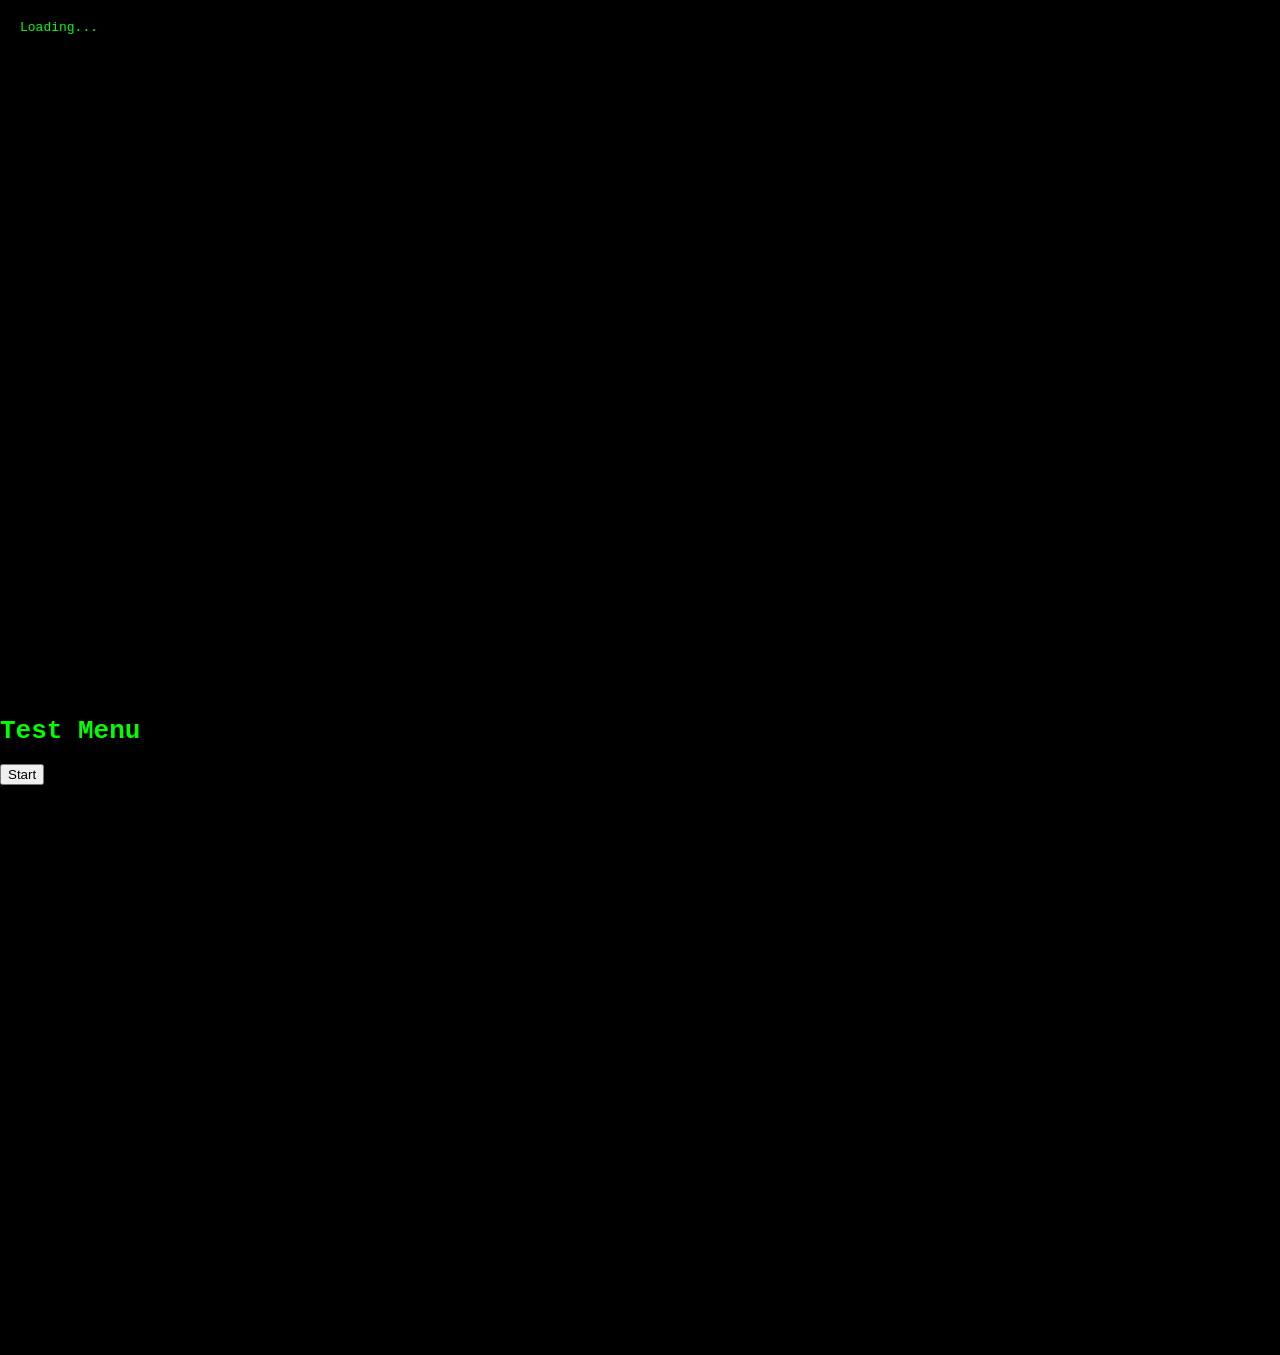
<file: debug.html>
<!DOCTYPE html>
<html>
<head>
    <meta charset="UTF-8">
    <title>Debug</title>
    <style>
        body { margin: 0; background: #000; color: #0f0; font-family: monospace; }
        #log { padding: 20px; white-space: pre-wrap; }
    </style>
</head>
<body><div id="log">Loading...</div>
<script>
const log = (msg) => { document.getElementById('log').textContent += '\n' + msg; console.log(msg); };
try {
    log('1. DOM ready');
    const canvas = document.getElementById('game-canvas');
    log('2. Canvas: ' + !!canvas);
    
    // Test sprite loading
    log('3. Loading sprites...');
    // Load SpriteLoader
</script>
<script src="js/data/words.js"></script>
<script src="js/data/progress.js"></script>
<script src="js/engine/Input.js"></script>
<script src="js/engine/Physics.js"></script>
<script src="js/engine/SpriteLoader.js"></script>
<script>
(async () => {
    try {
        await window.spriteLoader.loadAll();
        log('4. Sprites loaded: ' + window.spriteLoader.images.size);
        
        // Check main-menu element
        const menu = document.getElementById('main-menu');
        log('5. Main menu element: ' + !!menu);
        if (menu) {
            log('6. Menu classes: ' + menu.className);
            log('7. Menu display (computed): ' + getComputedStyle(menu).display);
            log('8. Menu z-index: ' + getComputedStyle(menu).zIndex);
            log('9. Menu offsetTop: ' + menu.offsetTop);
            log('10. Menu innerHTML length: ' + menu.innerHTML.length);
        }
        
        // Check canvas container
        const container = document.getElementById('game-canvas-container');
        if (container) {
            log('11. Container position: ' + getComputedStyle(container).position);
            log('12. Container size: ' + container.offsetWidth + 'x' + container.offsetHeight);
        }
        
        log('13. === ALL CHECKS PASSED ===');
    } catch(e) {
        log('ERROR: ' + e.message + '\n' + e.stack);
    }
})();
</script>
<canvas id="game-canvas" width="960" height="640"></canvas>
<!-- Include the full HTML structure -->
<div id="game-canvas-container" style="position:relative;width:960px;height:640px;">
<div id="main-menu" class="menu-screen">
    <h1>Test Menu</h1>
    <button id="start-btn">Start</button>
</div>
</div>
</body>
</html>
</file>
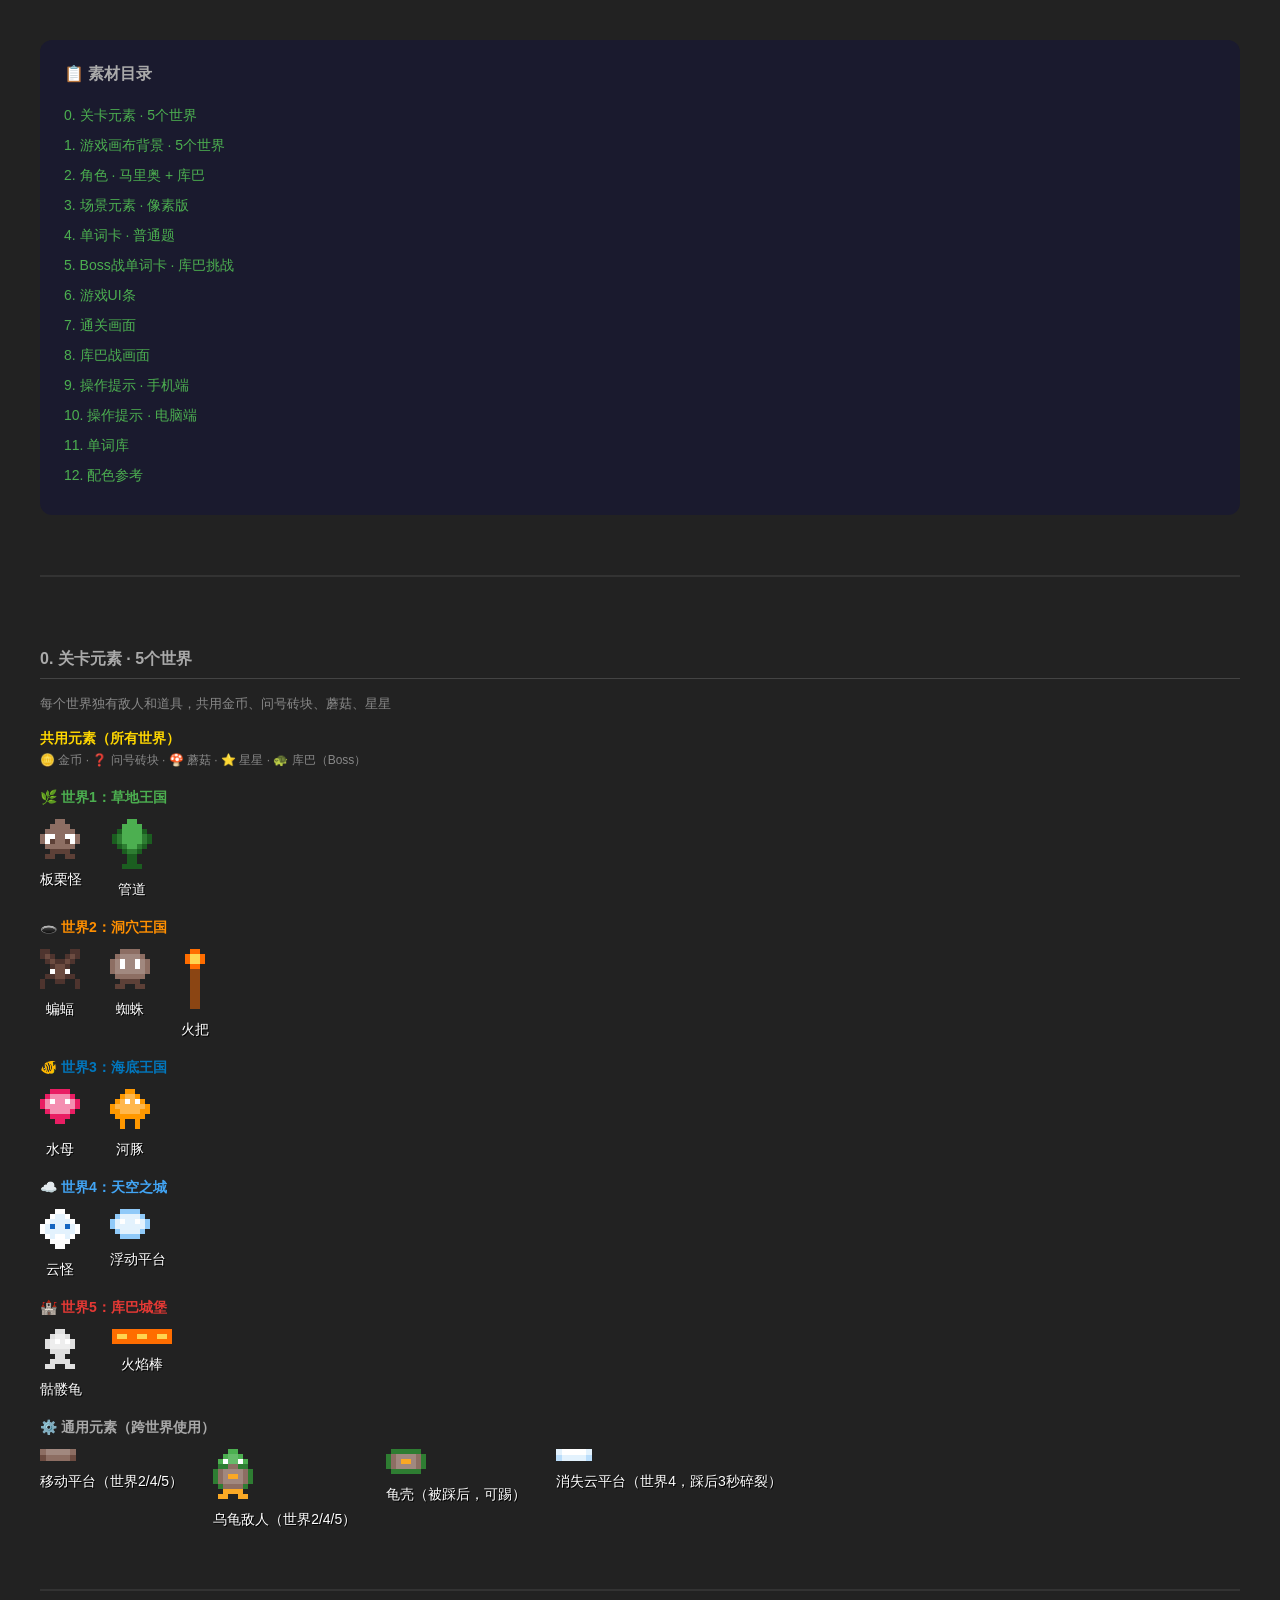
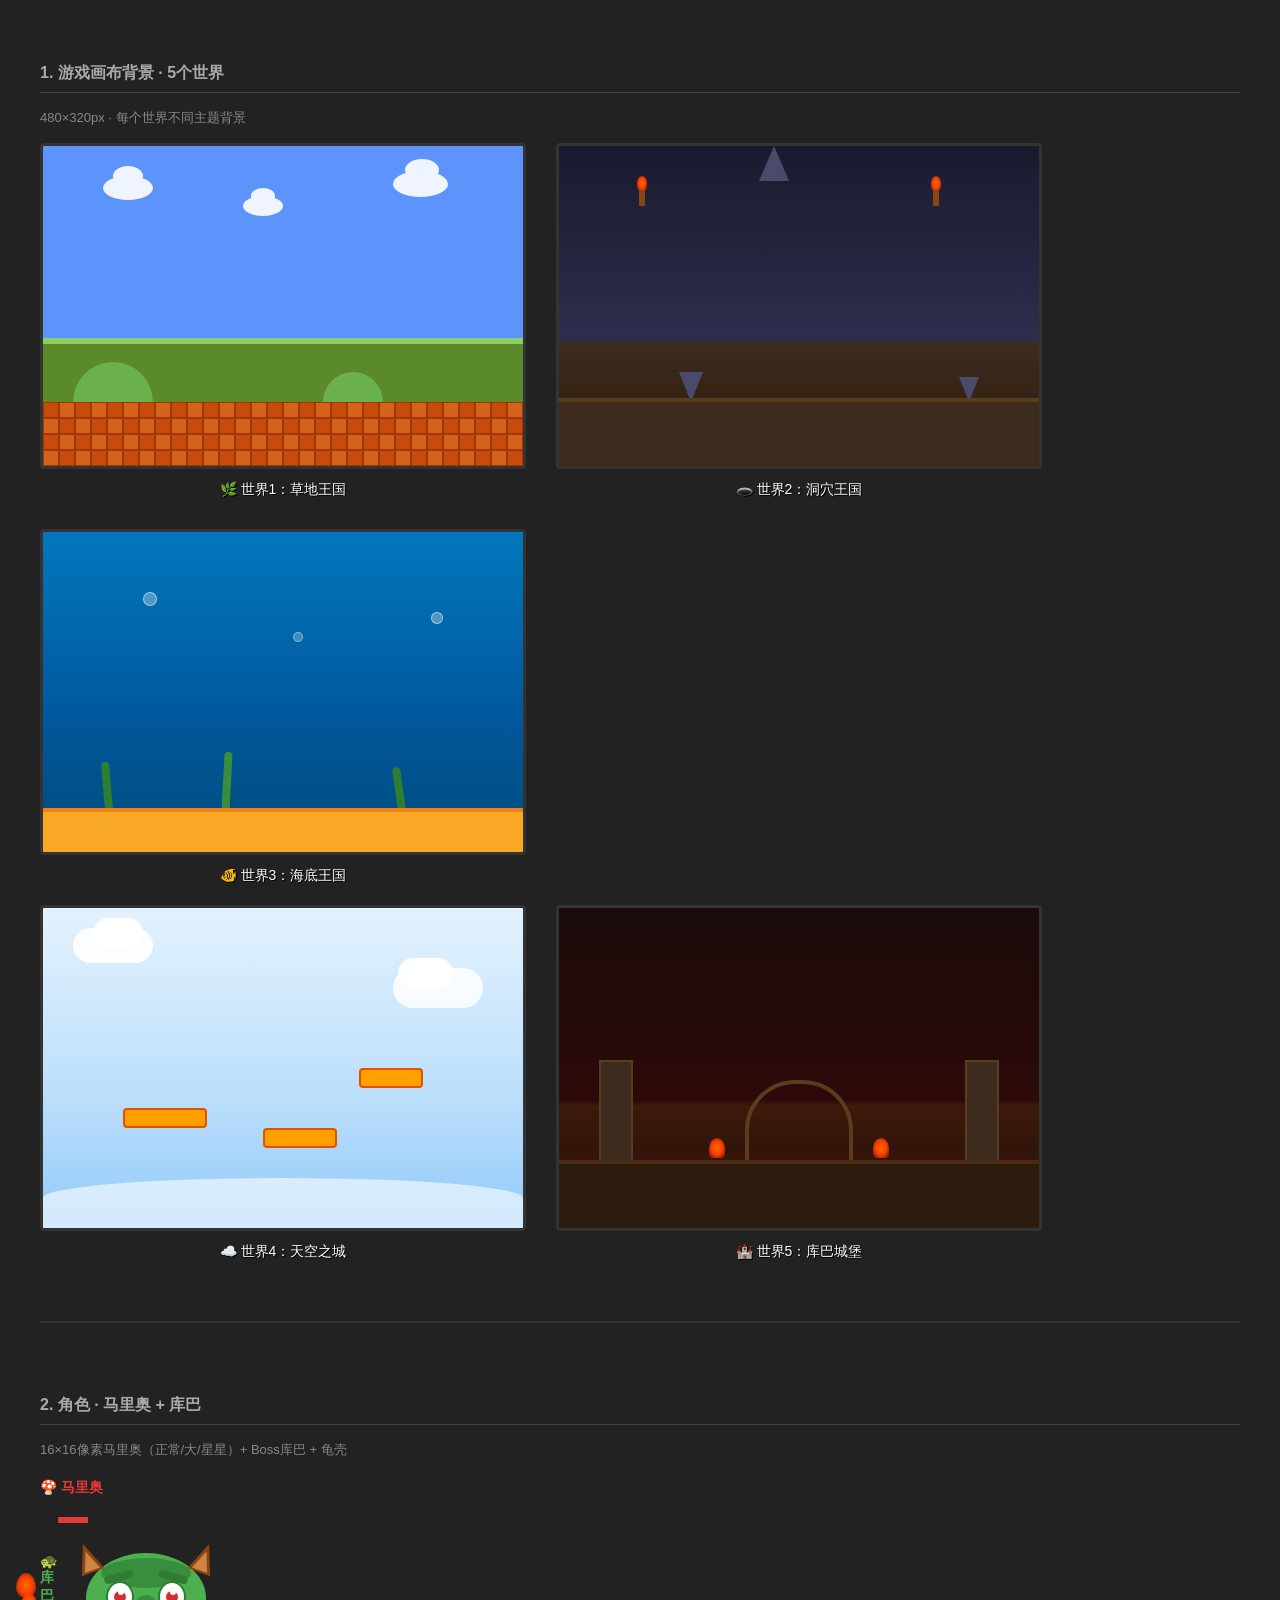
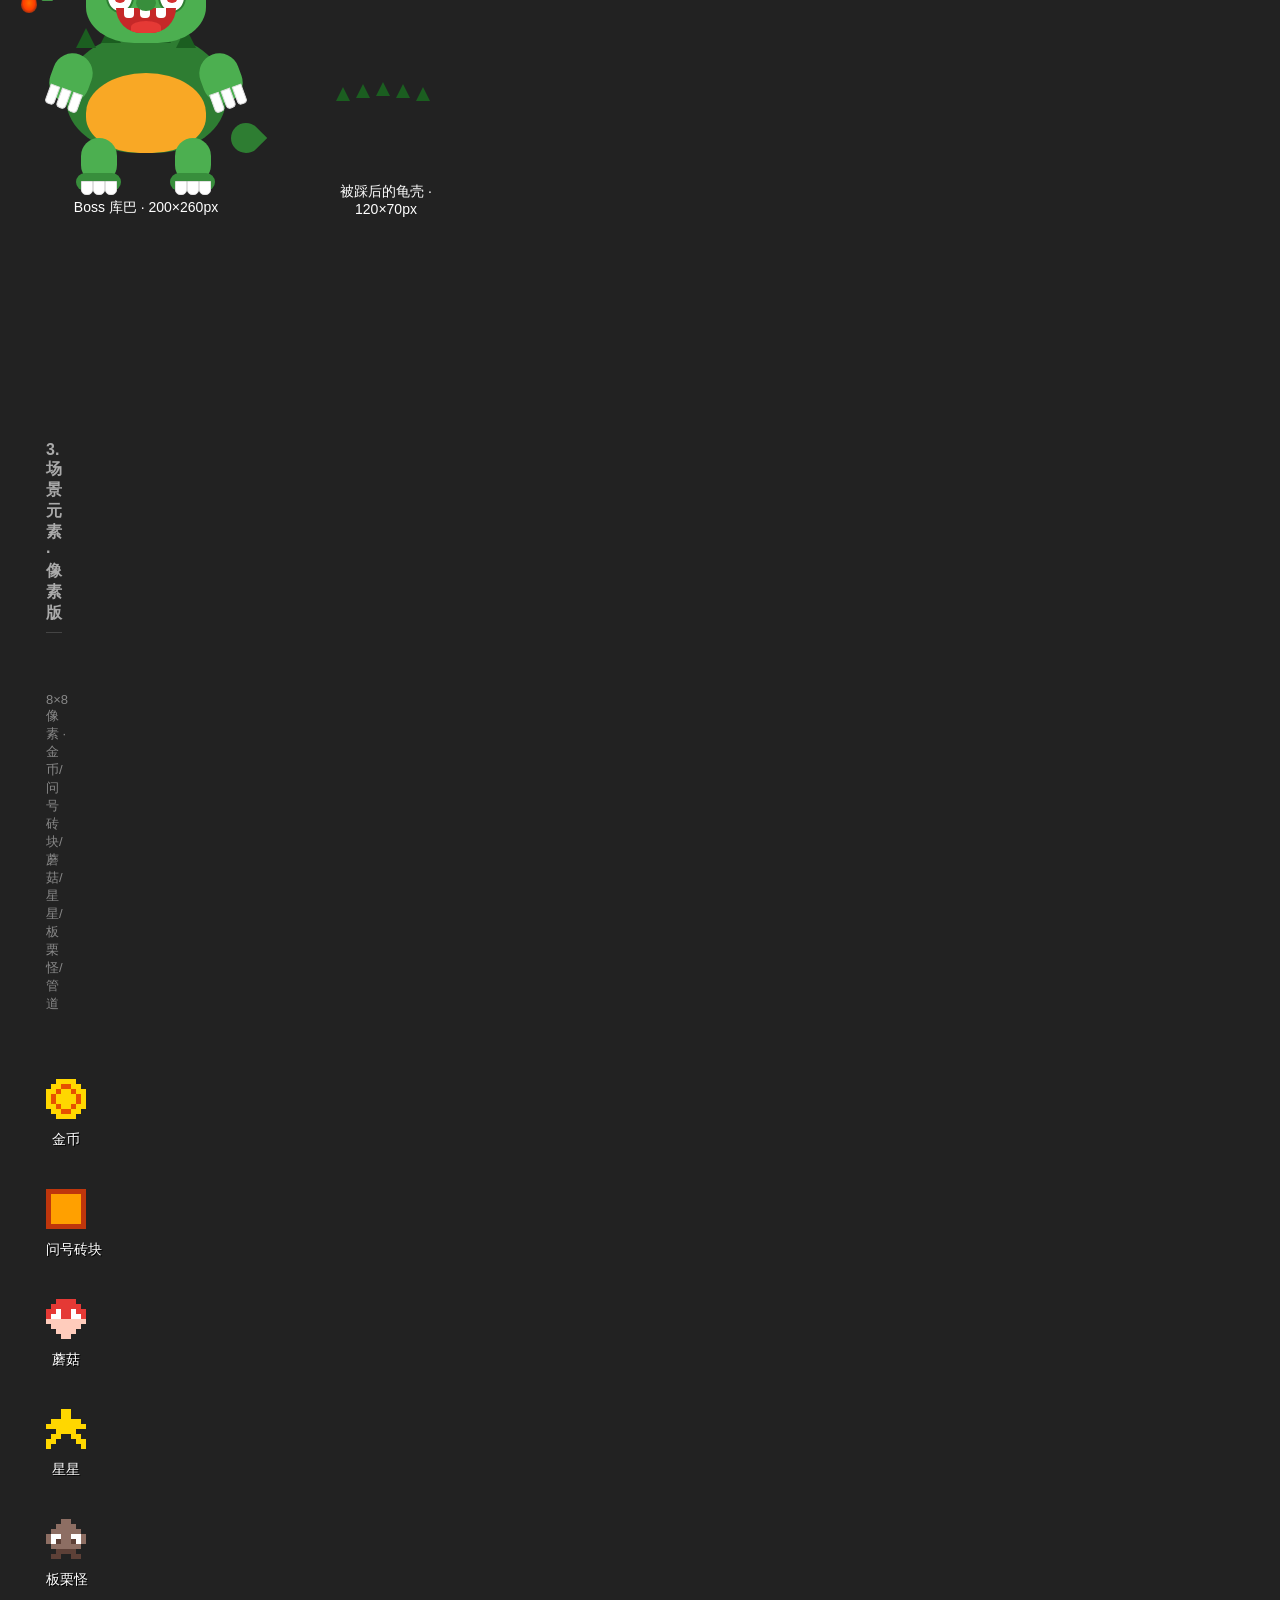
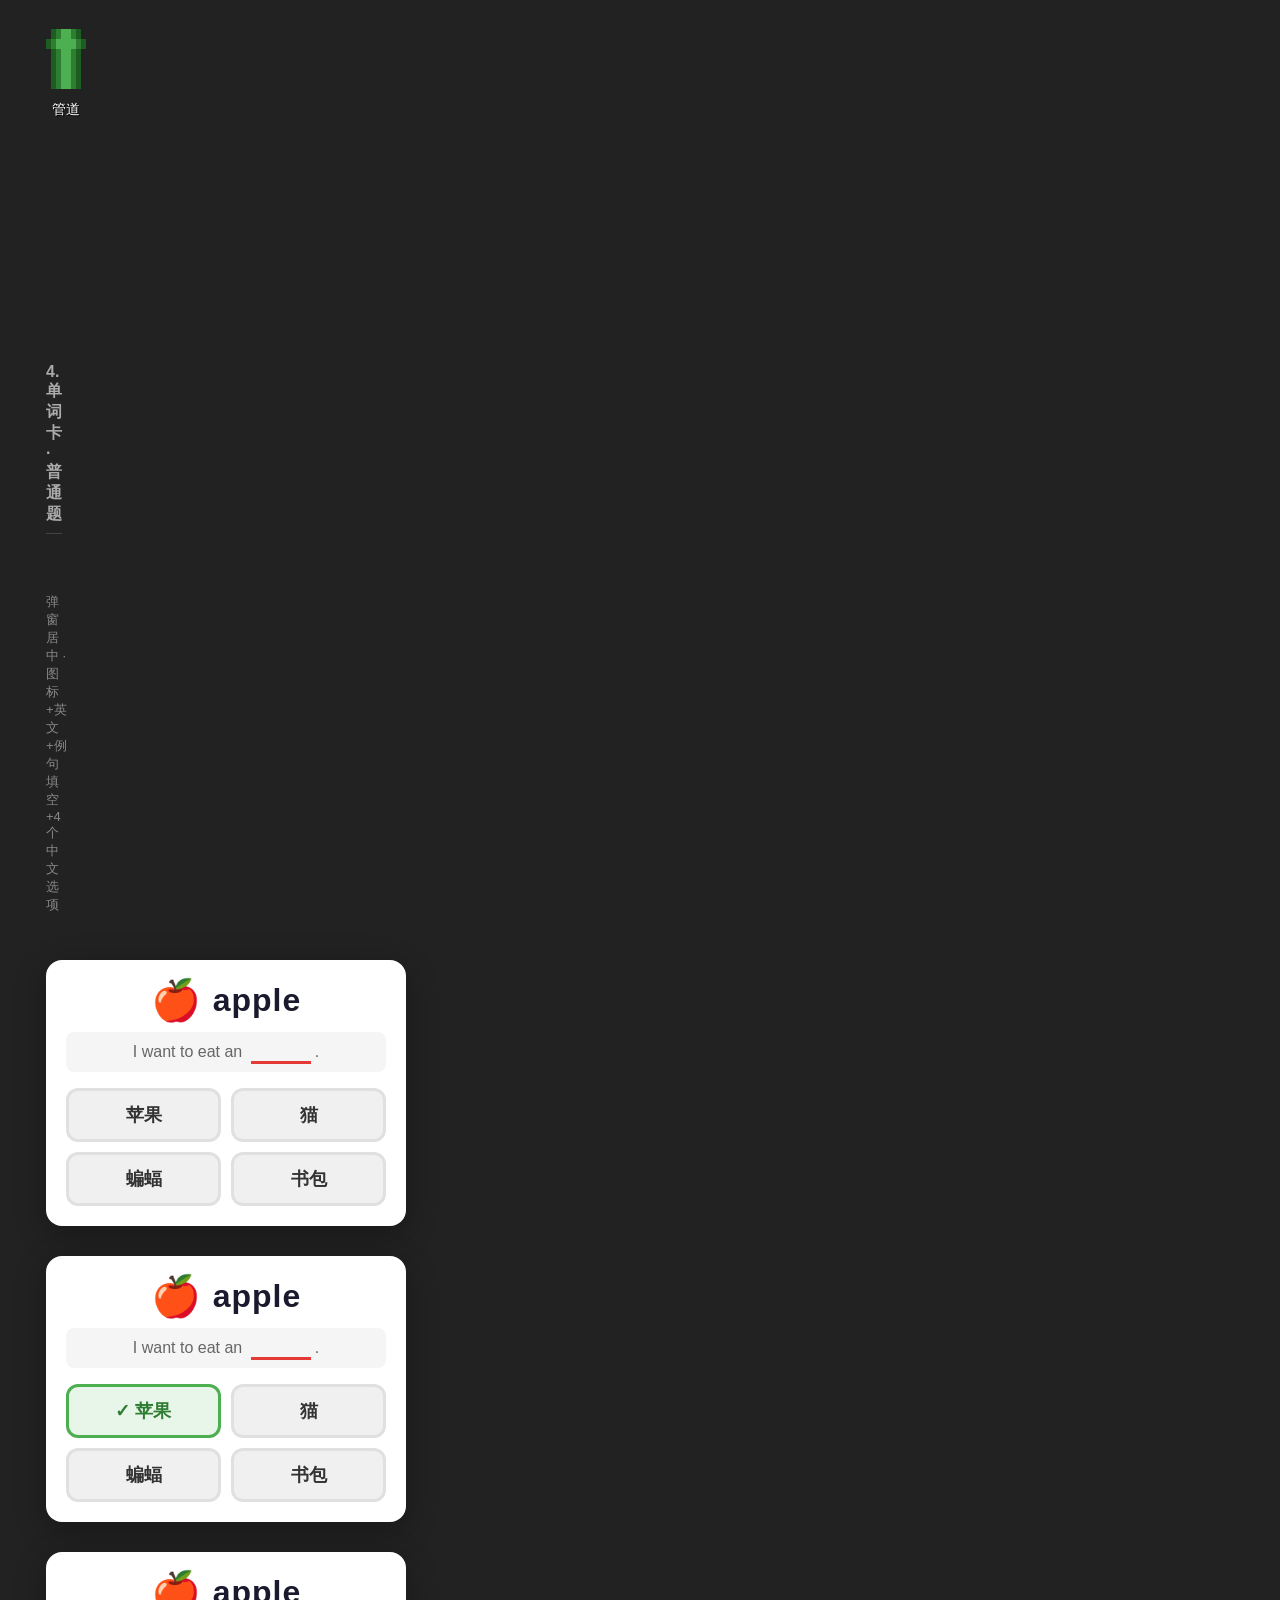
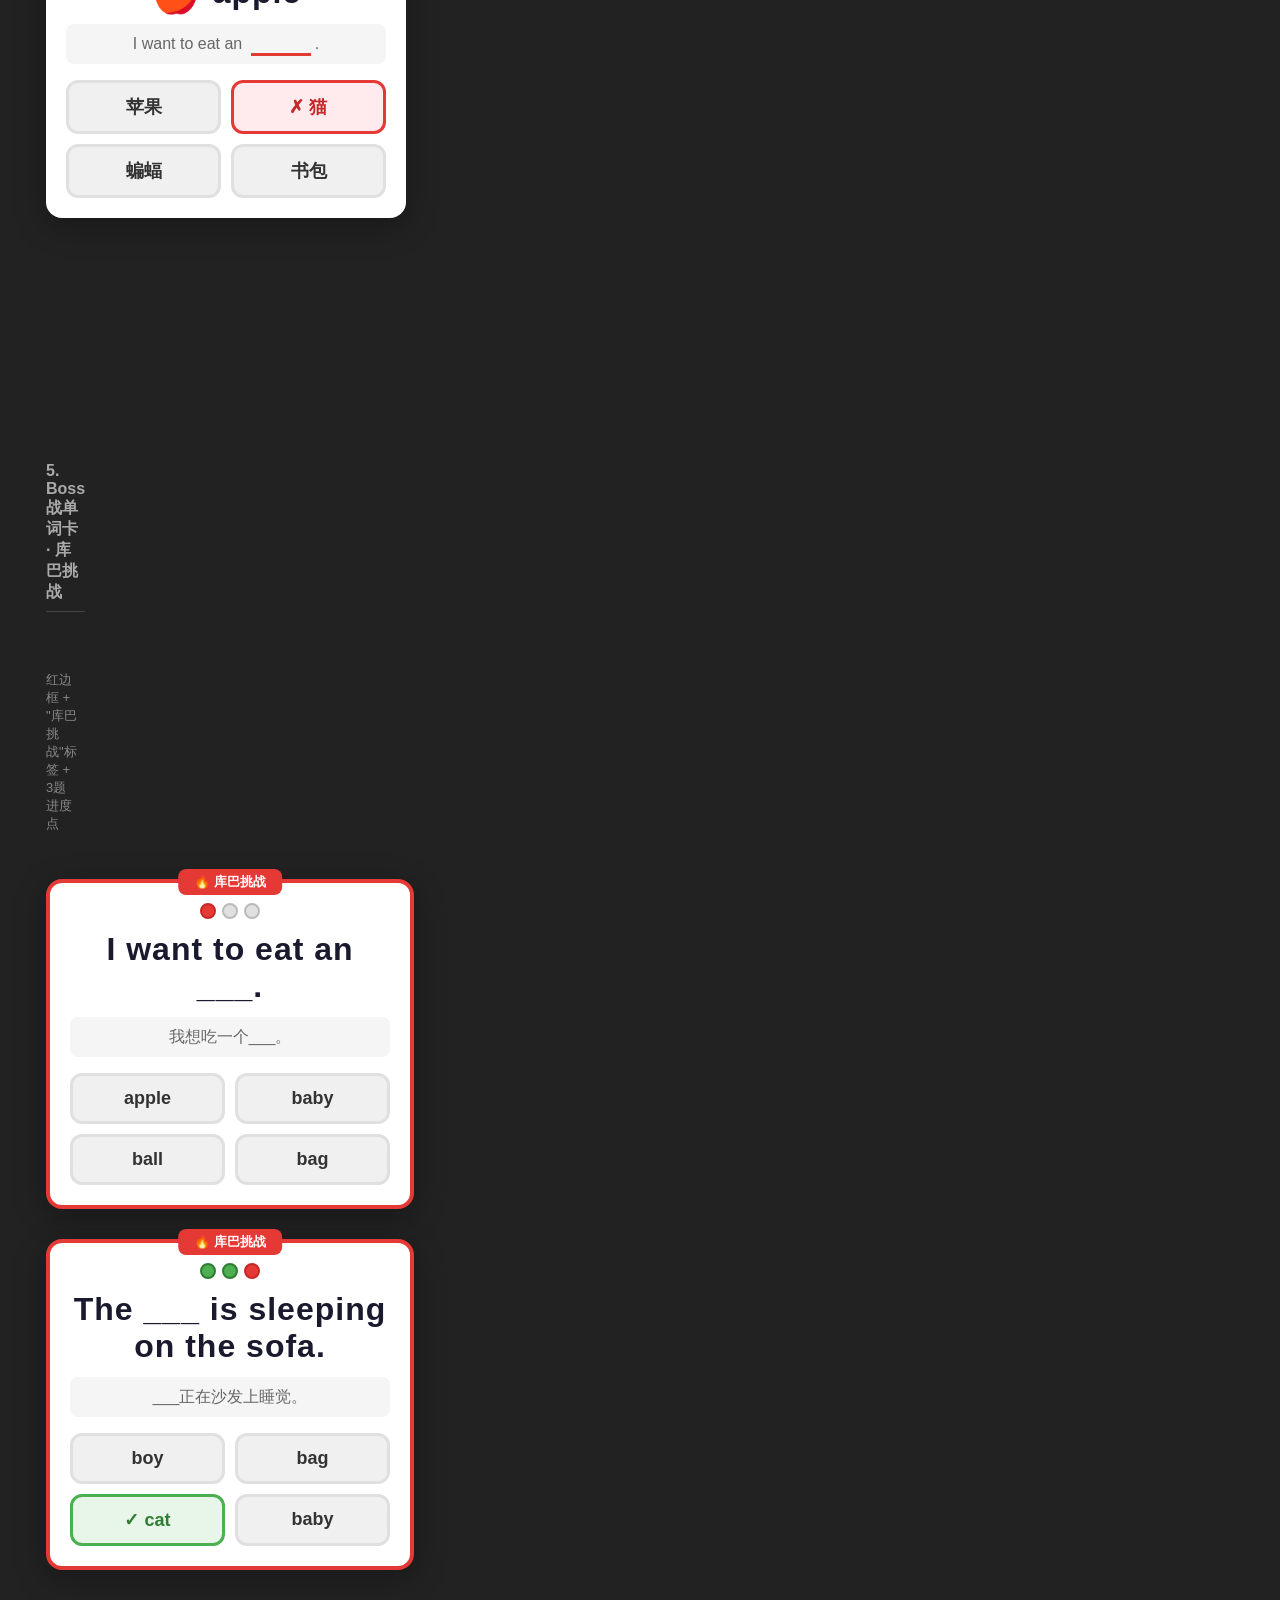
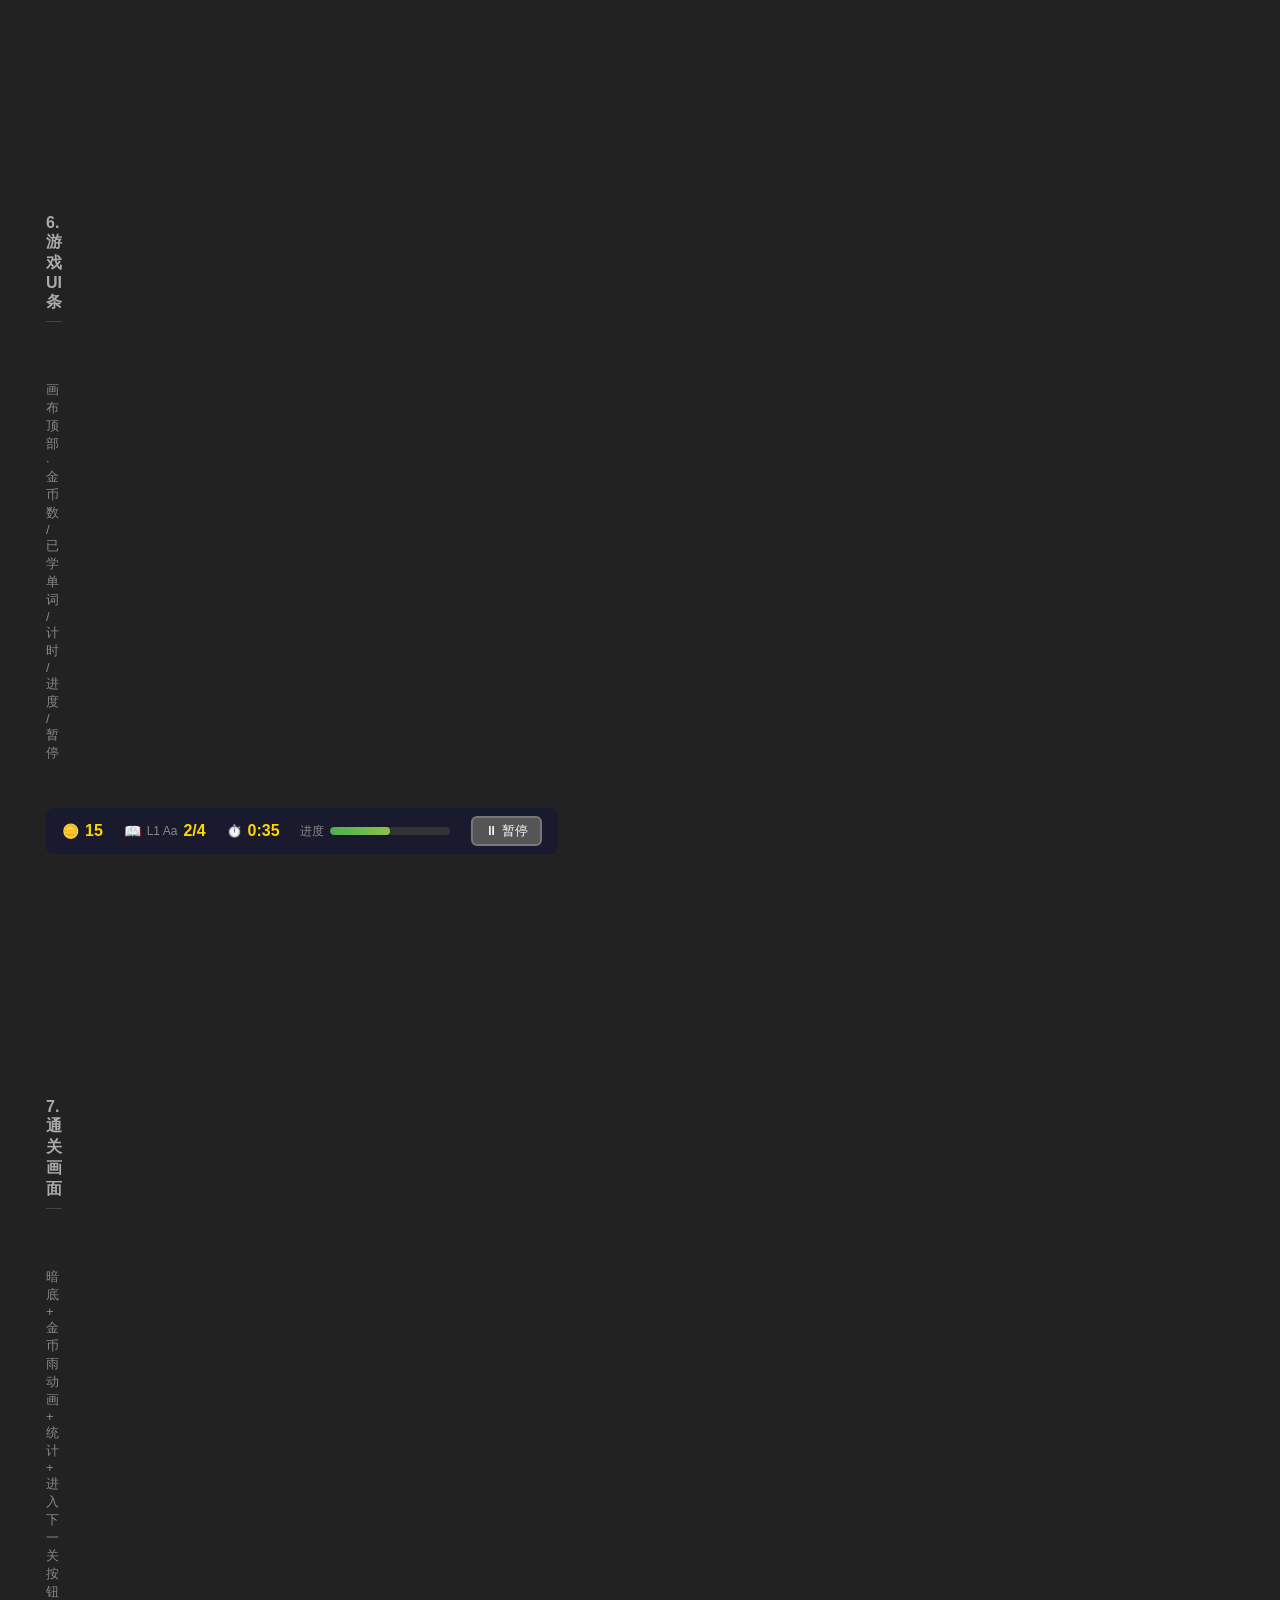
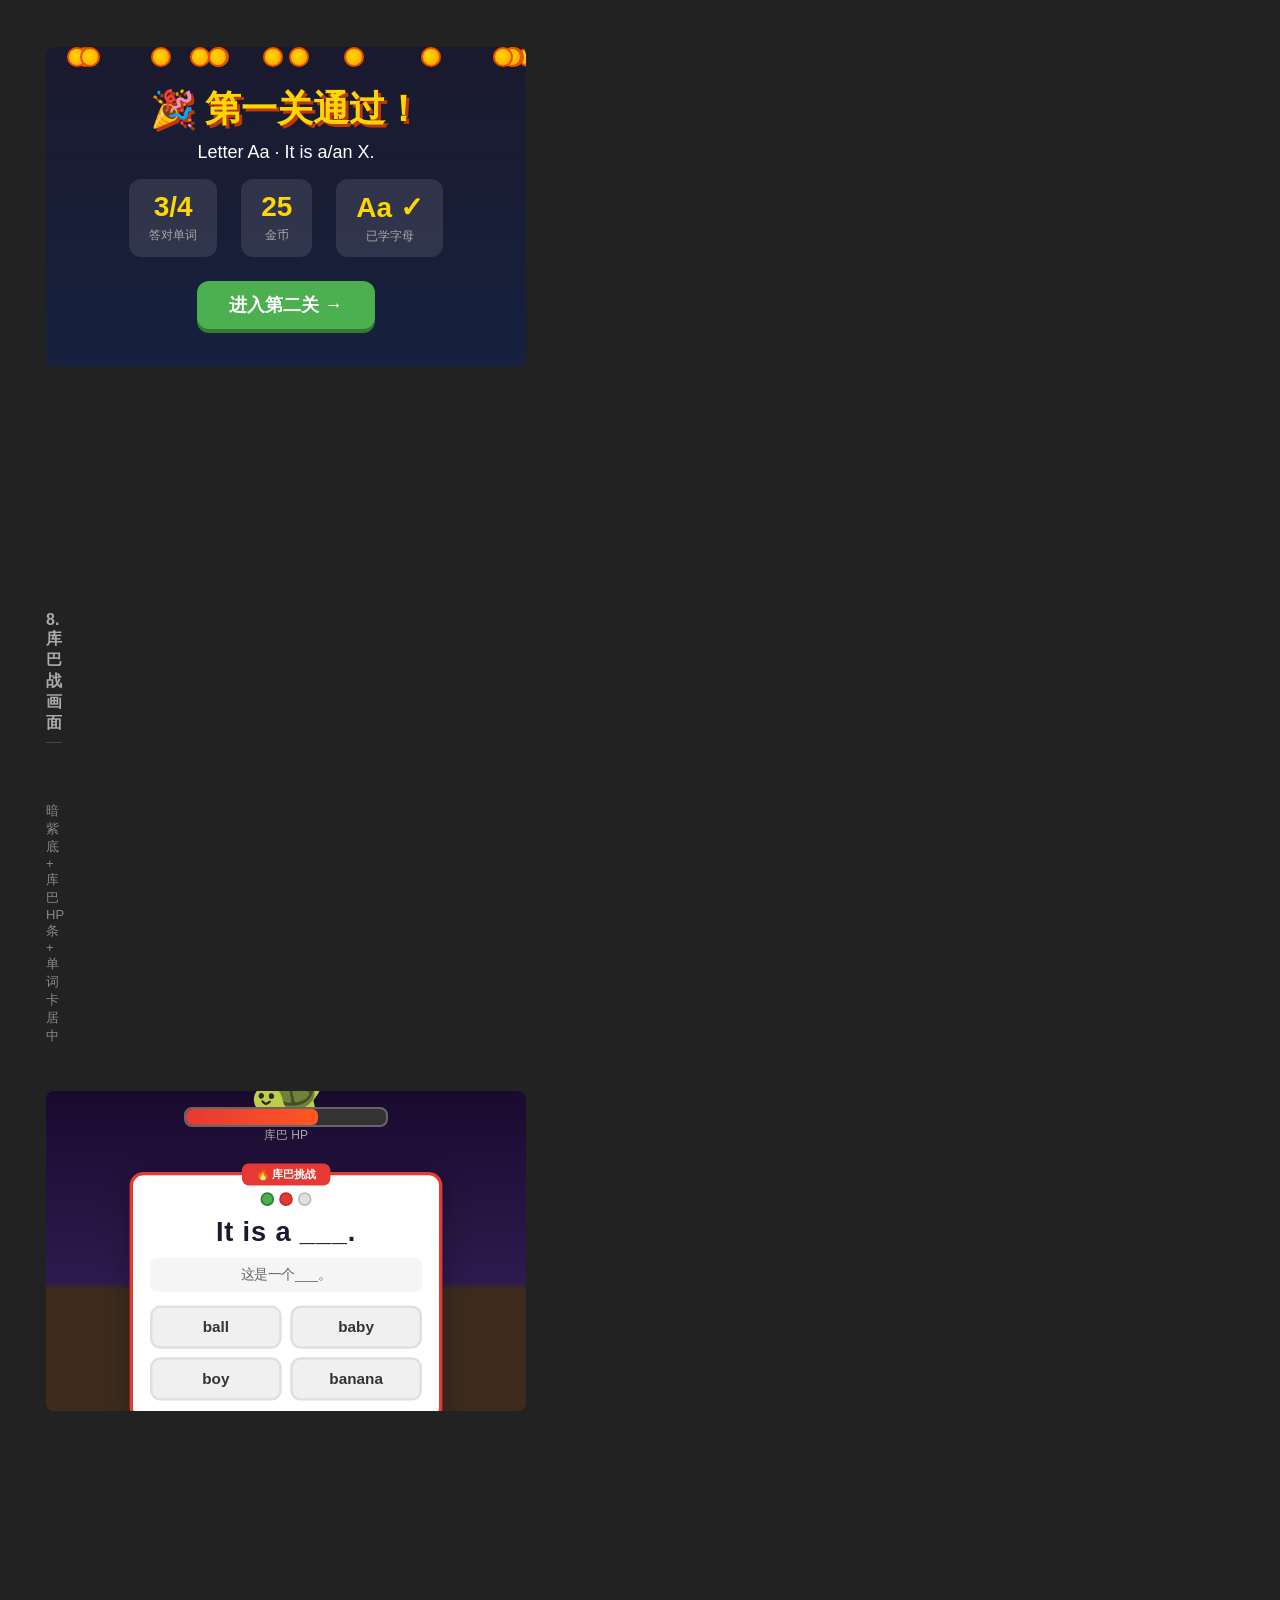
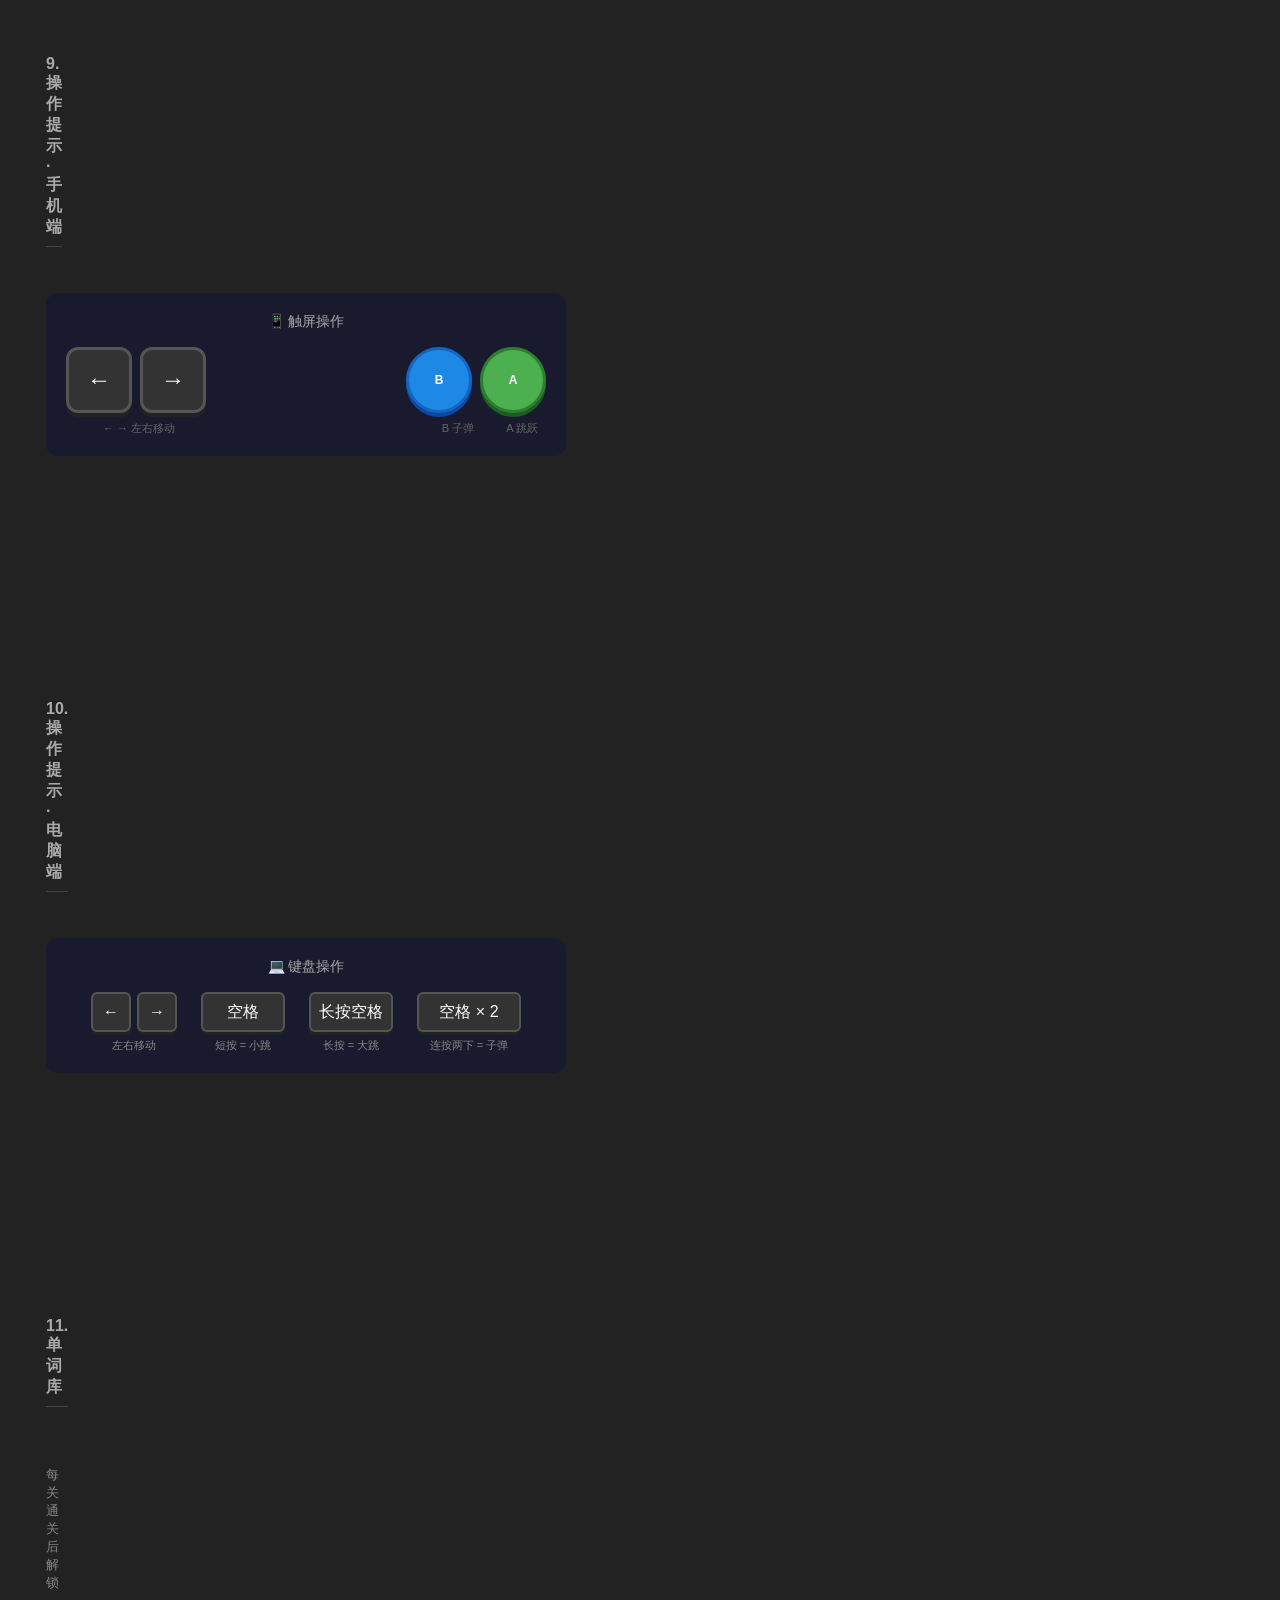
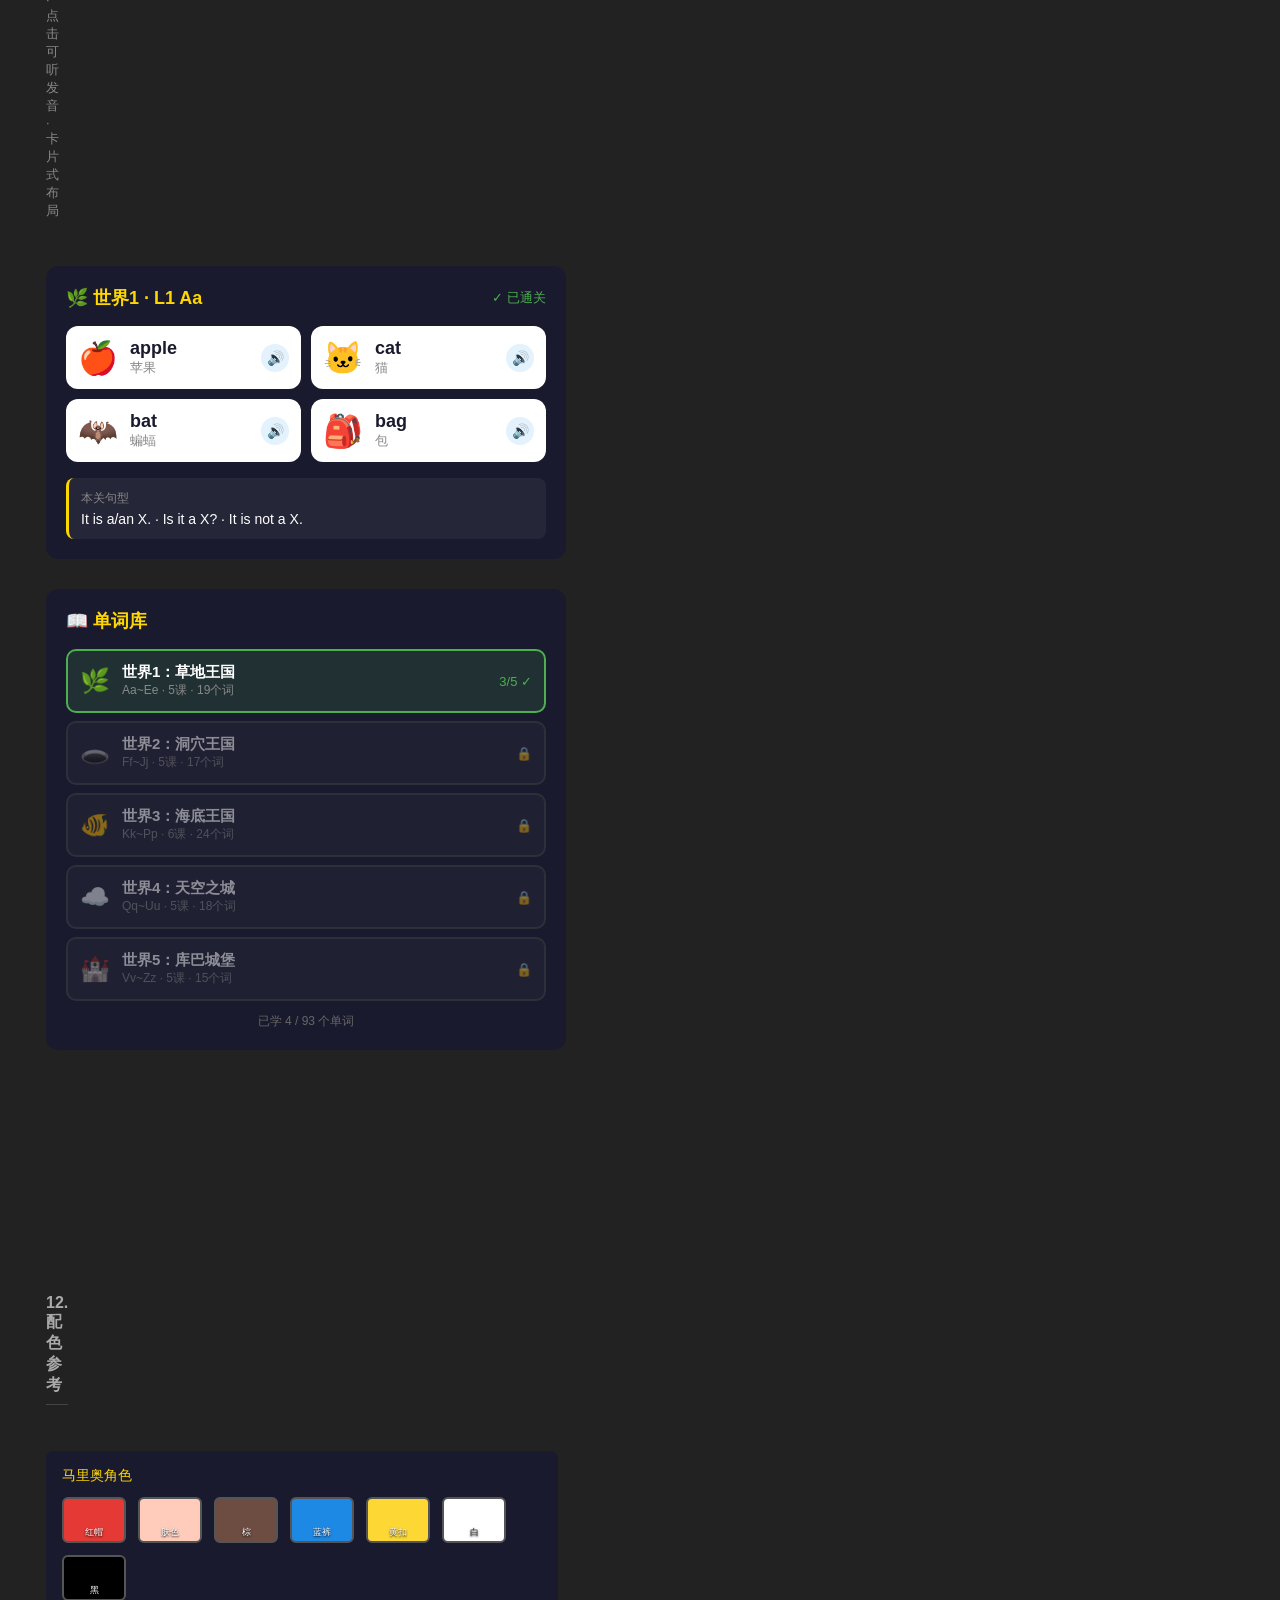
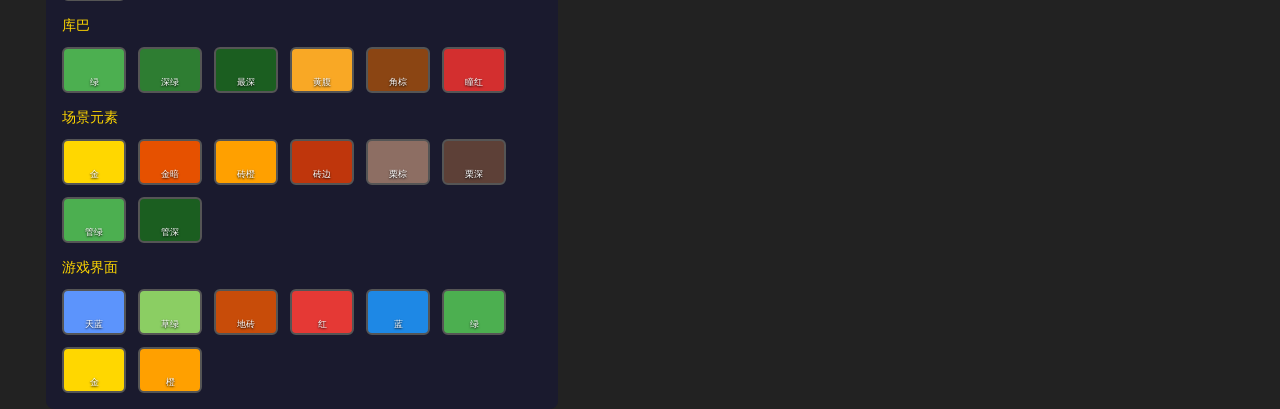
<file: 全部CSS素材.html>
<!DOCTYPE html>
<html lang="zh">
<head>
<meta charset="UTF-8">
<meta name="viewport" content="width=device-width, initial-scale=1.0">
<title>🍄 马里奥英语游戏 · 全部CSS素材</title>
<style>
/* ========== 基础 ========== */
body { margin: 0; padding: 40px; background: #222; font-family: 'Arial', sans-serif; color: #fff; }
h1 { color: #FFD700; font-size: 22px; margin-bottom: 8px; }
h2 { color: #aaa; font-size: 16px; margin: 40px 0 16px; border-bottom: 1px solid #444; padding-bottom: 8px; }
h3 { margin: 0; }
.desc { color: #888; font-size: 13px; margin-bottom: 16px; }
.preview { display: flex; gap: 30px; flex-wrap: wrap; align-items: flex-start; margin-bottom: 20px; }
.char-label { text-align: center; color: #fff; font-size: 14px; margin-top: 12px; text-shadow: 1px 1px 0 #000; }
.pixel { display: inline-block; }

/* 场景元素行 — 关键修复 */
.scene-row {
  display: flex;
  gap: 40px;
  flex-wrap: wrap;
  align-items: flex-end;
  justify-content: flex-start;
  margin: 20px 0;
}
.scene-row > div {
  flex-shrink: 0;
}

.toc { background: #1a1a2e; padding: 24px; border-radius: 12px; margin-bottom: 40px; }
.toc h2 { margin-top: 0; border: none; padding: 0; }
.toc a { color: #4CAF50; text-decoration: none; display: block; padding: 6px 0; font-size: 14px; }
.toc a:hover { color: #8BC34A; }
.section-divider { margin: 60px 0 30px; padding: 16px 0; border-top: 2px solid #333; }

/* ================================================================ */
/*  像素马里奥 + 场景元素（px- 前缀）                                 */
/* ================================================================ */


  /* ========== 像素马里奥 16x16 ========== */
  .mario-pixel {
    display: grid;
    grid-template-columns: repeat(16, 6px);
    grid-template-rows: repeat(16, 6px);
    gap: 0;
    image-rendering: pixelated;
  }
  .mario-pixel-big {
    grid-template-columns: repeat(16, 10px);
    grid-template-rows: repeat(16, 10px);
  }
  .mario-pixel-star {
    grid-template-columns: repeat(16, 6px);
    grid-template-rows: repeat(16, 6px);
    animation: starPower 0.2s infinite;
  }
  @keyframes starPower {
    0% { filter: hue-rotate(0deg) brightness(1.2); }
    33% { filter: hue-rotate(120deg) brightness(1.4); }
    66% { filter: hue-rotate(240deg) brightness(1.2); }
    100% { filter: hue-rotate(360deg) brightness(1.4); }
  }

  /* 颜色 */
  .px-r { background: #E53935; } /* 红 帽子/衣服 */
  .px-s { background: #FFCCBC; } /* 肤色 */
  .px-b { background: #6D4C41; } /* 棕 头发/胡子/鞋 */
  .px-u { background: #1E88E5; } /* 蓝 工装裤 */
  .px-y { background: #FDD835; } /* 黄 纽扣 */
  .px-w { background: #FFFFFF; } /* 白 手套/眼睛 */
  .px-e { background: #1565C0; } /* 深蓝 裤子阴影 */
  .px-x { background: transparent; } /* 空 */

  /* 像素跳跃动画 */
  .mario-pixel-wrap { animation: pixelBounce 0.8s ease-in-out infinite; }
  @keyframes pixelBounce {
    0%, 100% { transform: translateY(0); }
    50% { transform: translateY(-4px); }
  }

  /* ========== 场景元素 像素版 ========== */
  .coin-pixel {
    display: grid;
    grid-template-columns: repeat(8, 5px);
    grid-template-rows: repeat(8, 5px);
    gap: 0;
    animation: coinSpin 1s ease-in-out infinite;
  }
  @keyframes coinSpin {
    0%, 100% { transform: scaleX(1); }
    50% { transform: scaleX(0.2); }
  }
  .px-g { background: #FFD700; }
  .px-d { background: #E65100; }

  .block-pixel {
    display: grid;
    grid-template-columns: repeat(8, 5px);
    grid-template-rows: repeat(8, 5px);
    gap: 0;
    animation: blockFloat 2s ease-in-out infinite;
  }
  @keyframes blockFloat {
    0%, 100% { transform: translateY(0); }
    50% { transform: translateY(-3px); }
  }
  .px-o { background: #FFA000; }
  .px-p { background: #BF360C; }

  .mushroom-pixel {
    display: grid;
    grid-template-columns: repeat(8, 5px);
    grid-template-rows: repeat(8, 5px);
    gap: 0;
  }

  .star-pixel {
    display: grid;
    grid-template-columns: repeat(8, 5px);
    grid-template-rows: repeat(8, 5px);
    gap: 0;
    animation: starGlow 0.5s ease-in-out infinite alternate;
  }
  @keyframes starGlow {
    0% { filter: brightness(1); }
    100% { filter: brightness(1.3); }
  }

  .goomba-pixel {
    display: grid;
    grid-template-columns: repeat(8, 5px);
    grid-template-rows: repeat(8, 5px);
    gap: 0;
    animation: goombaWalk 0.4s steps(2) infinite;
  }
  @keyframes goombaWalk {
    0%, 100% { transform: translateX(0); }
    50% { transform: translateX(3px); }
  }

  /* 移动平台动画 */
  @keyframes platformMove {
    0% { transform: translateX(0); }
    100% { transform: translateX(20px); }
  }

  /* 消失云平台动画 */
  @keyframes cloudFade {
    0%, 100% { opacity: 1; }
    50% { opacity: 0.3; }
  }
  .px-n { background: #8D6E63; }
  .px-m { background: #5D4037; }

  .pipe-pixel {
    display: grid;
    grid-template-columns: repeat(8, 5px);
    grid-template-rows: repeat(12, 5px);
    gap: 0;
  }
  .px-l { background: #4CAF50; }
  .px-k { background: #2E7D32; }
  .px-t { background: #000000; } /* 纯黑 */
  .px-h { background: #1B5E20; }

  
  .specs h3 { color: #FFD700; margin-top: 16px; font-size: 15px; }
  .specs code { background: rgba(255,255,255,0.15); padding: 2px 6px; border-radius: 4px; font-size: 12px; }


/* ================================================================ */
/*  库巴                                                             */
/* ================================================================ */


  .koopa-container {
    display: flex;
    gap: 80px;
    align-items: flex-end;
  }

  .koopa-label {
    text-align: center;
    color: #fff;
    font-size: 14px;
    margin-top: 16px;
  }

  /* ========== 库巴主体 ========== */
  .koopa {
    position: relative;
    width: 200px;
    height: 260px;
  }

  /* 角 */
  .horn {
    position: absolute;
    width: 0;
    height: 0;
    border-left: 12px solid transparent;
    border-right: 12px solid transparent;
    border-bottom: 30px solid #8B4513;
    z-index: 10;
  }
  .horn::after {
    content: '';
    position: absolute;
    top: 8px;
    left: -8px;
    width: 0;
    height: 0;
    border-left: 8px solid transparent;
    border-right: 8px solid transparent;
    border-bottom: 20px solid #CD853F;
  }
  .horn-left {
    top: 20px;
    left: 30px;
    transform: rotate(-20deg);
  }
  .horn-right {
    top: 20px;
    right: 30px;
    transform: rotate(20deg);
  }

  /* 头部 */
  .head {
    position: absolute;
    top: 30px;
    left: 50%;
    transform: translateX(-50%);
    width: 120px;
    height: 90px;
    background: #4CAF50;
    border-radius: 50% 50% 40% 40%;
    z-index: 5;
    overflow: visible;
  }

  /* 头部鳞片纹理 */
  .head::before {
    content: '';
    position: absolute;
    top: 5px;
    left: 15px;
    width: 90px;
    height: 30px;
    background: #388E3C;
    border-radius: 50%;
  }

  /* 眉毛 */
  .eyebrow {
    position: absolute;
    width: 30px;
    height: 8px;
    background: #2E7D32;
    border-radius: 4px;
    top: 20px;
    z-index: 8;
  }
  .eyebrow-left {
    left: 18px;
    transform: rotate(-15deg);
  }
  .eyebrow-right {
    right: 18px;
    transform: rotate(15deg);
  }

  /* 眼睛 */
  .eye {
    position: absolute;
    width: 24px;
    height: 28px;
    background: #fff;
    border-radius: 50%;
    top: 28px;
    z-index: 8;
    overflow: hidden;
    border: 2px solid #2E7D32;
  }
  .eye::before {
    content: '';
    position: absolute;
    width: 12px;
    height: 12px;
    background: #d32f2f;
    border-radius: 50%;
    top: 8px;
    left: 6px;
  }
  .eye::after {
    content: '';
    position: absolute;
    width: 6px;
    height: 6px;
    background: #fff;
    border-radius: 50%;
    top: 6px;
    left: 10px;
  }
  .eye-left {
    left: 20px;
  }
  .eye-right {
    right: 20px;
  }

  /* 鼻子 */
  .nose {
    position: absolute;
    width: 20px;
    height: 16px;
    background: #388E3C;
    border-radius: 50%;
    top: 42px;
    left: 50%;
    transform: translateX(-50%);
    z-index: 9;
  }

  /* 嘴巴 */
  .mouth {
    position: absolute;
    bottom: 10px;
    left: 50%;
    transform: translateX(-50%);
    width: 60px;
    height: 25px;
    background: #c62828;
    border-radius: 0 0 30px 30px;
    z-index: 8;
    overflow: hidden;
  }
  /* 牙齿 */
  .mouth::before {
    content: '';
    position: absolute;
    top: 0;
    left: 8px;
    width: 10px;
    height: 10px;
    background: #fff;
    border-radius: 0 0 4px 4px;
    box-shadow: 16px 0 0 #fff, 32px 0 0 #fff;
  }
  /* 舌头 */
  .mouth::after {
    content: '';
    position: absolute;
    bottom: 0;
    left: 50%;
    transform: translateX(-50%);
    width: 30px;
    height: 12px;
    background: #e53935;
    border-radius: 50% 50% 0 0;
  }

  /* 身体/壳 */
  .shell {
    position: absolute;
    top: 110px;
    left: 50%;
    transform: translateX(-50%);
    width: 160px;
    height: 120px;
    background: #2E7D32;
    border-radius: 50% 50% 45% 45%;
    z-index: 3;
    overflow: hidden;
  }

  /* 壳的浅色腹部 */
  .shell::before {
    content: '';
    position: absolute;
    bottom: 0;
    left: 50%;
    transform: translateX(-50%);
    width: 120px;
    height: 80px;
    background: #F9A825;
    border-radius: 50% 50% 45% 45%;
  }

  /* 壳的尖刺 */
  .shell-spikes {
    position: absolute;
    top: 100px;
    left: 50%;
    transform: translateX(-50%);
    width: 160px;
    height: 30px;
    z-index: 4;
  }
  .spike {
    position: absolute;
    width: 0;
    height: 0;
    border-left: 10px solid transparent;
    border-right: 10px solid transparent;
    border-bottom: 20px solid #1B5E20;
  }
  .spike:nth-child(1) { left: 10px; top: 5px; }
  .spike:nth-child(2) { left: 35px; top: 0; }
  .spike:nth-child(3) { left: 60px; top: -3px; }
  .spike:nth-child(4) { left: 85px; top: 0; }
  .spike:nth-child(5) { left: 110px; top: 5px; }

  /* 壳的纹路 */
  .shell-lines {
    position: absolute;
    top: 115px;
    left: 50%;
    transform: translateX(-50%);
    width: 140px;
    height: 100px;
    z-index: 4;
  }
  .shell-line {
    position: absolute;
    background: #1B5E20;
    border-radius: 50%;
  }
  .shell-line:nth-child(1) {
    width: 60px; height: 4px; top: 15px; left: 40px; transform: rotate(-10deg);
  }
  .shell-line:nth-child(2) {
    width: 50px; height: 4px; top: 35px; left: 45px; transform: rotate(5deg);
  }
  .shell-line:nth-child(3) {
    width: 40px; height: 4px; top: 55px; left: 50px; transform: rotate(-5deg);
  }

  /* 手臂 */
  .arm {
    position: absolute;
    width: 40px;
    height: 50px;
    background: #4CAF50;
    border-radius: 20px;
    top: 130px;
    z-index: 6;
  }
  .arm-left {
    left: 5px;
    transform: rotate(20deg);
  }
  .arm-right {
    right: 5px;
    transform: rotate(-20deg);
  }

  /* 爪子 */
  .claw {
    position: absolute;
    bottom: -5px;
    width: 100%;
    height: 18px;
    display: flex;
    justify-content: center;
    gap: 2px;
  }
  .claw-finger {
    width: 8px;
    height: 18px;
    background: #fff;
    border-radius: 0 0 4px 4px;
    border: 1px solid #e0e0e0;
  }

  /* 腿 */
  .leg {
    position: absolute;
    width: 36px;
    height: 45px;
    background: #4CAF50;
    border-radius: 18px;
    bottom: 0;
    z-index: 6;
  }
  .leg-left {
    left: 35px;
  }
  .leg-right {
    right: 35px;
  }

  /* 脚 */
  .foot {
    position: absolute;
    bottom: -8px;
    width: 45px;
    height: 18px;
    background: #388E3C;
    border-radius: 22px;
    left: -5px;
  }
  .foot::after {
    content: '';
    position: absolute;
    bottom: 0;
    width: 100%;
    height: 8px;
    display: flex;
    justify-content: center;
    gap: 3px;
  }
  .toe {
    width: 10px;
    height: 12px;
    background: #fff;
    border-radius: 0 0 5px 5px;
    border: 1px solid #e0e0e0;
    position: absolute;
    bottom: -4px;
  }
  .toe:nth-child(1) { left: 5px; }
  .toe:nth-child(2) { left: 17px; }
  .toe:nth-child(3) { left: 29px; }

  /* 尾巴 */
  .tail {
    position: absolute;
    bottom: 30px;
    right: -15px;
    width: 30px;
    height: 30px;
    background: #2E7D32;
    border-radius: 50% 0 50% 50%;
    transform: rotate(45deg);
    z-index: 2;
  }

  /* 火焰效果（Boss战用） */
  .flame {
    position: absolute;
    width: 20px;
    height: 25px;
    background: radial-gradient(ellipse, #FF6D00, #FF3D00, transparent);
    border-radius: 50% 50% 50% 50% / 60% 60% 40% 40%;
    animation: flicker 0.3s infinite alternate;
  }
  .flame-1 { left: -30px; top: 50px; animation-delay: 0s; }
  .flame-2 { left: -25px; top: 70px; animation-delay: 0.15s; width: 16px; height: 20px; }

  @keyframes flicker {
    0% { transform: scale(1) rotate(-5deg); opacity: 0.9; }
    100% { transform: scale(1.1) rotate(5deg); opacity: 1; }
  }

  /* ========== 小库巴（普通敌人版） ========== */
  .koopa-mini {
    position: relative;
    width: 80px;
    height: 100px;
    transform: scale(0.8);
  }

  /* ========== 变体：被踩后的龟壳 ========== */
  .shell-only {
    position: relative;
    width: 120px;
    height: 70px;
  }
  .shell-only .shell-
  .shell-only .shell-body::before {
    content: '';
    position: absolute;
    bottom: 0;
    left: 50%;
    transform: translateX(-50%);
    width: 90px;
    height: 45px;
    background: #F9A825;
    border-radius: 50% 50% 45% 45%;
  }
  .shell-only .shell-spikes-mini {
    position: absolute;
    top: -10px;
    left: 50%;
    transform: translateX(-50%);
    width: 120px;
    height: 20px;
  }
  .shell-only .spike-mini {
    position: absolute;
    width: 0;
    height: 0;
    border-left: 7px solid transparent;
    border-right: 7px solid transparent;
    border-bottom: 14px solid #1B5E20;
  }
  .shell-only .spike-mini:nth-child(1) { left: 10px; }
  .shell-only .spike-mini:nth-child(2) { left: 30px; top: -3px; }
  .shell-only .spike-mini:nth-child(3) { left: 50px; top: -5px; }
  .shell-only .spike-mini:nth-child(4) { left: 70px; top: -3px; }
  .shell-only .spike-mini:nth-child(5) { left: 90px; }

  /* 动画 */
  .koopa-boss {
    animation: bossIdle 1.5s ease-in-out infinite;
  }
  @keyframes bossIdle {
    0%, 100% { transform: translateY(0); }
    50% { transform: translateY(-5px); }
  }

  .koopa-hurt {
    animation: bossHurt 0.3s ease-in-out;
  }
  @keyframes bossHurt {
    0% { transform: translateX(0); }
    25% { transform: translateX(-20px); }
    50% { transform: translateX(20px); }
    75% { transform: translateX(-10px); }
    100% { transform: translateX(0); }
  }

  /* ========== 设计说明 ========== */
  
  
  

.koopa-container { display: flex; gap: 80px; align-items: flex-end; }
.koopa-label { text-align: center; color: #fff; font-size: 14px; margin-top: 16px; }

/* ================================================================ */
/*  UI 组件                                                          */
/* ================================================================ */

  body {
    margin: 0;
    padding: 40px;
    background: #222;
    font-family: 'Arial', sans-serif;
    color: #fff;
  }
  h1 { color: #FFD700; font-size: 22px; margin-bottom: 8px; }
  h2 { color: #aaa; font-size: 16px; margin: 40px 0 16px; border-bottom: 1px solid #444; padding-bottom: 8px; }
  .desc { color: #888; font-size: 13px; margin-bottom: 16px; }
  .preview { display: flex; gap: 30px; flex-wrap: wrap; align-items: flex-start; margin-bottom: 20px; }

  /* ========== 1. 游戏画布背景 ========== */
  .game-canvas {
    width: 480px;
    height: 320px;
    background: linear-gradient(180deg, #5c94fc 0%, #5c94fc 60%, #8BCE63 60%, #8BCE63 62%, #5a8a2a 62%);
    border: 3px solid #333;
    border-radius: 4px;
    position: relative;
    overflow: hidden;
    image-rendering: pixelated;
  }
  /* 云 */
  .cloud {
    position: absolute;
    background: #fff;
    border-radius: 50%;
    opacity: 0.9;
  }
  .cloud-1 { width: 50px; height: 24px; top: 30px; left: 60px; }
  .cloud-1::before { content:''; position:absolute; width:30px; height:20px; background:#fff; border-radius:50%; top:-10px; left:10px; }
  .cloud-2 { width: 40px; height: 20px; top: 50px; left: 200px; }
  .cloud-2::before { content:''; position:absolute; width:24px; height:16px; background:#fff; border-radius:50%; top:-8px; left:8px; }
  .cloud-3 { width: 55px; height: 26px; top: 25px; left: 350px; }
  .cloud-3::before { content:''; position:absolute; width:34px; height:22px; background:#fff; border-radius:50%; top:-12px; left:12px; }
  /* 地面砖块 */
  .ground {
    position: absolute;
    bottom: 0;
    left: 0;
    width: 100%;
    height: 64px;
    background: #c84c09;
    display: grid;
    grid-template-columns: repeat(30, 16px);
    grid-template-rows: repeat(4, 16px);
    gap: 0;
  }
  .brick { border: 1px solid #a0360a; box-sizing: border-box; }
  .brick-light { background: #d4621a; border: 1px solid #a0360a; box-sizing: border-box; }
  /* 山 */
  .hill {
    position: absolute;
    bottom: 64px;
    width: 80px;
    height: 40px;
    background: #6ab04c;
    border-radius: 40px 40px 0 0;
  }
  .hill-1 { left: 30px; }
  .hill-2 { left: 280px; width: 60px; height: 30px; border-radius: 30px 30px 0 0; }

  /* ========== 2. 单词卡 ========== */
  .word-card {
    width: 320px;
    background: #fff;
    border-radius: 16px;
    padding: 20px;
    box-shadow: 0 8px 32px rgba(0,0,0,0.3);
    text-align: center;
    color: #333;
  }
  .word-card-header {
    display: flex;
    align-items: center;
    justify-content: center;
    gap: 12px;
    margin-bottom: 12px;
  }
  .word-icon {
    font-size: 40px;
    line-height: 1;
  }
  .word-english {
    font-size: 32px;
    font-weight: 800;
    color: #1a1a2e;
    letter-spacing: 1px;
  }
  .word-sentence {
    font-size: 16px;
    color: #666;
    margin-bottom: 16px;
    padding: 8px 16px;
    background: #f5f5f5;
    border-radius: 8px;
    line-height: 1.5;
  }
  .word-sentence .blank {
    display: inline-block;
    width: 60px;
    border-bottom: 3px solid #E53935;
    margin: 0 4px;
    vertical-align: bottom;
  }
  .word-options {
    display: grid;
    grid-template-columns: 1fr 1fr;
    gap: 10px;
  }
  .word-option {
    padding: 12px 16px;
    background: #f0f0f0;
    border: 3px solid #e0e0e0;
    border-radius: 12px;
    font-size: 18px;
    font-weight: 600;
    cursor: pointer;
    transition: all 0.15s;
    color: #333;
  }
  .word-option:hover {
    background: #e3f2fd;
    border-color: #1E88E5;
    transform: scale(1.02);
  }
  .word-option.correct {
    background: #E8F5E9;
    border-color: #4CAF50;
    color: #2E7D32;
    animation: pop 0.3s ease;
  }
  .word-option.wrong {
    background: #FFEBEE;
    border-color: #E53935;
    color: #C62828;
    animation: shake 0.3s ease;
  }
  @keyframes pop { 0%{transform:scale(1)} 50%{transform:scale(1.08)} 100%{transform:scale(1)} }
  @keyframes shake { 0%{transform:translateX(0)} 25%{transform:translateX(-6px)} 50%{transform:translateX(6px)} 75%{transform:translateX(-3px)} 100%{transform:translateX(0)} }

  /* 单词卡变体：Boss战（3题连续） */
  .word-card-boss {
    border: 4px solid #E53935;
    position: relative;
  }
  .word-card-boss::before {
    content: '🔥 库巴挑战';
    position: absolute;
    top: -14px;
    left: 50%;
    transform: translateX(-50%);
    background: #E53935;
    color: #fff;
    padding: 4px 16px;
    border-radius: 8px;
    font-size: 13px;
    font-weight: 700;
  }
  .boss-progress {
    display: flex;
    gap: 6px;
    justify-content: center;
    margin-bottom: 12px;
  }
  .boss-dot {
    width: 12px;
    height: 12px;
    border-radius: 50%;
    background: #e0e0e0;
    border: 2px solid #bbb;
  }
  .boss-dot.active { background: #E53935; border-color: #C62828; }
  .boss-dot.done { background: #4CAF50; border-color: #2E7D32; }

  /* ========== 3. UI条 ========== */
  .game-ui {
    width: 480px;
    display: flex;
    justify-content: space-between;
    align-items: center;
    padding: 8px 16px;
    background: #1a1a2e;
    border-radius: 8px;
    font-size: 14px;
  }
  .ui-item { display: flex; align-items: center; gap: 6px; }
  .ui-label { color: #888; font-size: 12px; }
  .ui-value { color: #FFD700; font-weight: 700; font-size: 16px; }
  .ui-coins { color: #FFD700; }
  .ui-words { color: #4CAF50; }
  .ui-progress-bar {
    width: 120px;
    height: 8px;
    background: #333;
    border-radius: 4px;
    overflow: hidden;
  }
  .ui-progress-fill {
    height: 100%;
    background: linear-gradient(90deg, #4CAF50, #8BC34A);
    border-radius: 4px;
    transition: width 0.3s;
  }

  /* ========== 4. 通关画面 ========== */
  .level-complete {
    width: 480px;
    height: 320px;
    background: linear-gradient(180deg, #1a1a2e 0%, #16213e 100%);
    display: flex;
    flex-direction: column;
    align-items: center;
    justify-content: center;
    border-radius: 8px;
    position: relative;
    overflow: hidden;
  }
  .level-complete-title {
    font-size: 36px;
    font-weight: 900;
    color: #FFD700;
    text-shadow: 3px 3px 0 #BF360C;
    margin-bottom: 8px;
  }
  .level-complete-sub {
    font-size: 18px;
    color: #fff;
    margin-bottom: 16px;
  }
  .level-complete-stats {
    display: flex;
    gap: 24px;
    margin-bottom: 24px;
  }
  .stat-box {
    text-align: center;
    background: rgba(255,255,255,0.1);
    padding: 12px 20px;
    border-radius: 12px;
  }
  .stat-num { font-size: 28px; font-weight: 900; color: #FFD700; }
  .stat-label { font-size: 12px; color: #aaa; margin-top: 4px; }
  .level-complete-btn {
    padding: 12px 32px;
    background: #4CAF50;
    color: #fff;
    border: none;
    border-radius: 12px;
    font-size: 18px;
    font-weight: 700;
    cursor: pointer;
    box-shadow: 0 4px 0 #2E7D32;
  }
  .level-complete-btn:active { transform: translateY(2px); box-shadow: 0 2px 0 #2E7D32; }
  /* 金币雨动画 */
  .coin-rain {
    position: absolute;
    top: 0; left: 0; width: 100%; height: 100%;
    pointer-events: none;
  }
  .falling-coin {
    position: absolute;
    width: 16px; height: 16px;
    background: radial-gradient(circle at 40% 40%, #FFD700, #FFA000);
    border-radius: 50%;
    border: 2px solid #E65100;
    animation: fall linear infinite;
  }
  @keyframes fall {
    0% { transform: translateY(-20px) rotate(0deg); opacity:1; }
    100% { transform: translateY(340px) rotate(360deg); opacity:0.3; }
  }

  /* ========== 5. 库巴战画面 ========== */
  .boss-screen {
    width: 480px;
    height: 320px;
    background: linear-gradient(180deg, #1a0a2e 0%, #2d1b4e 60%, #3d2b1e 62%);
    border-radius: 8px;
    position: relative;
    overflow: hidden;
    display: flex;
    flex-direction: column;
    align-items: center;
    justify-content: center;
  }
  .boss-hp-bar {
    position: absolute;
    top: 16px;
    left: 50%;
    transform: translateX(-50%);
    width: 200px;
    height: 16px;
    background: #333;
    border-radius: 8px;
    border: 2px solid #666;
    overflow: hidden;
  }
  .boss-hp-fill {
    height: 100%;
    background: linear-gradient(90deg, #E53935, #FF5722);
    border-radius: 6px;
    transition: width 0.5s;
  }
  .boss-hp-label {
    position: absolute;
    top: 36px;
    left: 50%;
    transform: translateX(-50%);
    font-size: 12px;
    color: #aaa;
  }

  /* ========== 6. 问号砖块弹出效果 ========== */
  .block-popup {
    display: flex;
    flex-direction: column;
    align-items: center;
    gap: 8px;
  }
  .block-popup .coin-fly {
    width: 24px; height: 24px;
    background: radial-gradient(circle at 40% 40%, #FFD700, #FFA000);
    border-radius: 50%;
    border: 2px solid #E65100;
    animation: coinFly 0.6s ease-out forwards;
  }
  @keyframes coinFly {
    0% { transform: translateY(0) scale(1); opacity:1; }
    100% { transform: translateY(-40px) scale(0.5); opacity:0; }
  }

  /* ========== 7. 操作提示 ========== */
  .controls-hint {
    display: flex;
    gap: 20px;
    padding: 16px;
    background: rgba(255,255,255,0.05);
    border-radius: 8px;
  }
  .key-hint {
    display: flex;
    align-items: center;
    gap: 8px;
    font-size: 14px;
    color: #aaa;
  }
  .key-cap {
    display: inline-flex;
    align-items: center;
    justify-content: center;
    width: 36px;
    height: 36px;
    background: #333;
    border: 2px solid #555;
    border-radius: 6px;
    font-size: 16px;
    color: #fff;
    box-shadow: 0 3px 0 #222;
  }

  /* 配色参考 */
  .color-ref {
    display: flex;
    gap: 12px;
    flex-wrap: wrap;
    margin-top: 12px;
  }
  .color-swatch {
    width: 60px;
    height: 40px;
    border-radius: 6px;
    border: 2px solid #555;
    display: flex;
    align-items: flex-end;
    justify-content: center;
    padding-bottom: 2px;
    font-size: 9px;
    color: #fff;
    text-shadow: 0 1px 2px #000;
  }


@keyframes bubble { 0%{transform:translateY(0); opacity:0.8;} 100%{transform:translateY(-200px); opacity:0;} }
@keyframes flicker { 0%{transform:scale(1) rotate(-5deg); opacity:0.9;} 100%{transform:scale(1.1) rotate(5deg); opacity:1;} }


</style>
</head>
<body>

<div class="toc">
  <h2>📋 素材目录</h2>
  <a href="#sec-0">0. 关卡元素 · 5个世界</a>
  <a href="#sec-1">1. 游戏画布背景 · 5个世界</a>
  <a href="#sec-2">2. 角色 · 马里奥 + 库巴</a>
  <a href="#sec-3">3. 场景元素 · 像素版</a>
  <a href="#sec-4">4. 单词卡 · 普通题</a>
  <a href="#sec-5">5. Boss战单词卡 · 库巴挑战</a>
  <a href="#sec-6">6. 游戏UI条</a>
  <a href="#sec-7">7. 通关画面</a>
  <a href="#sec-8">8. 库巴战画面</a>
  <a href="#sec-9">9. 操作提示 · 手机端</a>
  <a href="#sec-10">10. 操作提示 · 电脑端</a>
  <a href="#sec-11">11. 单词库</a>
  <a href="#sec-12">12. 配色参考</a>
</div>

<div class="section-divider" id="sec-0"></div>
<h2>0. 关卡元素 · 5个世界</h2>
<p class="desc">每个世界独有敌人和道具，共用金币、问号砖块、蘑菇、星星</p>
<!-- 共用元素 -->
<div style="margin-bottom:12px;">
  <span style="color:#FFD700; font-size:14px; font-weight:700;">共用元素（所有世界）</span>
  <div style="color:#888; font-size:12px; margin-top:4px;">🪙 金币 · ❓ 问号砖块 · 🍄 蘑菇 · ⭐ 星星 · 🐢 库巴（Boss）</div>
</div>

<!-- 世界1 草地 -->
<h3 style="color:#4CAF50; font-size:14px; margin:20px 0 12px;">🌿 世界1：草地王国</h3>
<div class="preview">
  <div style="text-align:center;">
    <div style="display:grid; grid-template-columns:repeat(8,5px); grid-template-rows:repeat(8,5px); gap:0;">
      <div class="px-x"></div><div class="px-x"></div><div class="px-x"></div><div style="background:#8D6E63"></div><div style="background:#8D6E63"></div><div class="px-x"></div><div class="px-x"></div><div class="px-x"></div>
      <div class="px-x"></div><div class="px-x"></div><div style="background:#8D6E63"></div><div style="background:#8D6E63"></div><div style="background:#8D6E63"></div><div style="background:#8D6E63"></div><div class="px-x"></div><div class="px-x"></div>
      <div class="px-x"></div><div style="background:#8D6E63"></div><div style="background:#8D6E63"></div><div style="background:#8D6E63"></div><div style="background:#8D6E63"></div><div style="background:#8D6E63"></div><div style="background:#8D6E63"></div><div class="px-x"></div>
      <div style="background:#8D6E63"></div><div style="background:#fff"></div><div style="background:#fff"></div><div style="background:#8D6E63"></div><div style="background:#8D6E63"></div><div style="background:#fff"></div><div style="background:#fff"></div><div style="background:#8D6E63"></div>
      <div style="background:#8D6E63"></div><div style="background:#fff"></div><div style="background:#5D4037"></div><div style="background:#8D6E63"></div><div style="background:#8D6E63"></div><div style="background:#5D4037"></div><div style="background:#fff"></div><div style="background:#8D6E63"></div>
      <div class="px-x"></div><div style="background:#8D6E63"></div><div style="background:#8D6E63"></div><div style="background:#8D6E63"></div><div style="background:#8D6E63"></div><div style="background:#8D6E63"></div><div style="background:#8D6E63"></div><div class="px-x"></div>
      <div class="px-x"></div><div class="px-x"></div><div style="background:#5D4037"></div><div style="background:#5D4037"></div><div style="background:#5D4037"></div><div style="background:#5D4037"></div><div class="px-x"></div><div class="px-x"></div>
      <div class="px-x"></div><div style="background:#5D4037"></div><div style="background:#5D4037"></div><div class="px-x"></div><div class="px-x"></div><div style="background:#5D4037"></div><div style="background:#5D4037"></div><div class="px-x"></div>
    </div>
    <div class="char-label">板栗怪</div>
  </div>
  <div style="text-align:center;">
    <div style="display:grid; grid-template-columns:repeat(8,5px); grid-template-rows:repeat(10,5px); gap:0;">
      <div class="px-x"></div><div class="px-x"></div><div class="px-x"></div><div style="background:#4CAF50"></div><div style="background:#4CAF50"></div><div class="px-x"></div><div class="px-x"></div><div class="px-x"></div>
      <div class="px-x"></div><div class="px-x"></div><div style="background:#4CAF50"></div><div style="background:#4CAF50"></div><div style="background:#4CAF50"></div><div style="background:#4CAF50"></div><div class="px-x"></div><div class="px-x"></div>
      <div class="px-x"></div><div style="background:#1B5E20"></div><div style="background:#4CAF50"></div><div style="background:#4CAF50"></div><div style="background:#4CAF50"></div><div style="background:#4CAF50"></div><div style="background:#1B5E20"></div><div class="px-x"></div>
      <div style="background:#1B5E20"></div><div style="background:#2E7D32"></div><div style="background:#4CAF50"></div><div style="background:#4CAF50"></div><div style="background:#4CAF50"></div><div style="background:#4CAF50"></div><div style="background:#2E7D32"></div><div style="background:#1B5E20"></div>
      <div style="background:#1B5E20"></div><div style="background:#2E7D32"></div><div style="background:#4CAF50"></div><div style="background:#4CAF50"></div><div style="background:#4CAF50"></div><div style="background:#4CAF50"></div><div style="background:#2E7D32"></div><div style="background:#1B5E20"></div>
      <div class="px-x"></div><div style="background:#1B5E20"></div><div style="background:#2E7D32"></div><div style="background:#4CAF50"></div><div style="background:#4CAF50"></div><div style="background:#2E7D32"></div><div style="background:#1B5E20"></div><div class="px-x"></div>
      <div class="px-x"></div><div class="px-x"></div><div style="background:#1B5E20"></div><div style="background:#2E7D32"></div><div style="background:#2E7D32"></div><div style="background:#1B5E20"></div><div class="px-x"></div><div class="px-x"></div>
      <div class="px-x"></div><div class="px-x"></div><div class="px-x"></div><div style="background:#1B5E20"></div><div style="background:#1B5E20"></div><div class="px-x"></div><div class="px-x"></div><div class="px-x"></div>
      <div class="px-x"></div><div class="px-x"></div><div class="px-x"></div><div style="background:#1B5E20"></div><div style="background:#1B5E20"></div><div class="px-x"></div><div class="px-x"></div><div class="px-x"></div>
      <div class="px-x"></div><div class="px-x"></div><div style="background:#1B5E20"></div><div style="background:#1B5E20"></div><div style="background:#1B5E20"></div><div style="background:#1B5E20"></div><div class="px-x"></div><div class="px-x"></div>
    </div>
    <div class="char-label">管道</div>
  </div>
</div>

<!-- 世界2 洞穴 -->
<h3 style="color:#FF8F00; font-size:14px; margin:20px 0 12px;">🕳️ 世界2：洞穴王国</h3>
<div class="preview">
  <div style="text-align:center;">
    <div style="display:grid; grid-template-columns:repeat(8,5px); grid-template-rows:repeat(8,5px); gap:0;">
      <div style="background:#4E342E"></div><div style="background:#4E342E"></div><div class="px-x"></div><div class="px-x"></div><div class="px-x"></div><div class="px-x"></div><div style="background:#4E342E"></div><div style="background:#4E342E"></div>
      <div style="background:#4E342E"></div><div style="background:#6D4C41"></div><div style="background:#4E342E"></div><div class="px-x"></div><div class="px-x"></div><div style="background:#4E342E"></div><div style="background:#6D4C41"></div><div style="background:#4E342E"></div>
      <div class="px-x"></div><div style="background:#4E342E"></div><div style="background:#6D4C41"></div><div style="background:#4E342E"></div><div style="background:#4E342E"></div><div style="background:#6D4C41"></div><div style="background:#4E342E"></div><div class="px-x"></div>
      <div class="px-x"></div><div class="px-x"></div><div style="background:#4E342E"></div><div style="background:#6D4C41"></div><div style="background:#6D4C41"></div><div style="background:#4E342E"></div><div class="px-x"></div><div class="px-x"></div>
      <div class="px-x"></div><div class="px-x"></div><div style="background:#fff"></div><div style="background:#6D4C41"></div><div style="background:#6D4C41"></div><div style="background:#fff"></div><div class="px-x"></div><div class="px-x"></div>
      <div class="px-x"></div><div style="background:#4E342E"></div><div style="background:#4E342E"></div><div style="background:#6D4C41"></div><div style="background:#6D4C41"></div><div style="background:#4E342E"></div><div style="background:#4E342E"></div><div class="px-x"></div>
      <div style="background:#4E342E"></div><div class="px-x"></div><div class="px-x"></div><div style="background:#4E342E"></div><div style="background:#4E342E"></div><div class="px-x"></div><div class="px-x"></div><div style="background:#4E342E"></div>
      <div style="background:#4E342E"></div><div class="px-x"></div><div class="px-x"></div><div class="px-x"></div><div class="px-x"></div><div class="px-x"></div><div class="px-x"></div><div style="background:#4E342E"></div>
    </div>
    <div class="char-label">蝙蝠</div>
  </div>
  <div style="text-align:center;">
    <div style="display:grid; grid-template-columns:repeat(8,5px); grid-template-rows:repeat(8,5px); gap:0;">
      <div class="px-x"></div><div class="px-x"></div><div style="background:#8D6E63"></div><div style="background:#8D6E63"></div><div style="background:#8D6E63"></div><div style="background:#8D6E63"></div><div class="px-x"></div><div class="px-x"></div>
      <div class="px-x"></div><div style="background:#8D6E63"></div><div style="background:#A1887F"></div><div style="background:#A1887F"></div><div style="background:#A1887F"></div><div style="background:#A1887F"></div><div style="background:#8D6E63"></div><div class="px-x"></div>
      <div style="background:#8D6E63"></div><div style="background:#A1887F"></div><div style="background:#fff"></div><div style="background:#A1887F"></div><div style="background:#A1887F"></div><div style="background:#fff"></div><div style="background:#A1887F"></div><div style="background:#8D6E63"></div>
      <div style="background:#8D6E63"></div><div style="background:#A1887F"></div><div style="background:#fff"></div><div style="background:#A1887F"></div><div style="background:#A1887F"></div><div style="background:#fff"></div><div style="background:#A1887F"></div><div style="background:#8D6E63"></div>
      <div style="background:#8D6E63"></div><div style="background:#A1887F"></div><div style="background:#A1887F"></div><div style="background:#A1887F"></div><div style="background:#A1887F"></div><div style="background:#A1887F"></div><div style="background:#A1887F"></div><div style="background:#8D6E63"></div>
      <div class="px-x"></div><div style="background:#8D6E63"></div><div style="background:#8D6E63"></div><div style="background:#8D6E63"></div><div style="background:#8D6E63"></div><div style="background:#8D6E63"></div><div style="background:#8D6E63"></div><div class="px-x"></div>
      <div class="px-x"></div><div class="px-x"></div><div style="background:#5D4037"></div><div style="background:#5D4037"></div><div style="background:#5D4037"></div><div style="background:#5D4037"></div><div class="px-x"></div><div class="px-x"></div>
      <div class="px-x"></div><div style="background:#5D4037"></div><div style="background:#5D4037"></div><div class="px-x"></div><div class="px-x"></div><div style="background:#5D4037"></div><div style="background:#5D4037"></div><div class="px-x"></div>
    </div>
    <div class="char-label">蜘蛛</div>
  </div>
  <div style="text-align:center;">
    <div style="display:grid; grid-template-columns:repeat(6,5px); grid-template-rows:repeat(12,5px); gap:0;">
      <div class="px-x"></div><div class="px-x"></div><div style="background:#FF6D00"></div><div style="background:#FF6D00"></div><div class="px-x"></div><div class="px-x"></div>
      <div class="px-x"></div><div style="background:#FF6D00"></div><div style="background:#FFD54F"></div><div style="background:#FFD54F"></div><div style="background:#FF6D00"></div><div class="px-x"></div>
      <div class="px-x"></div><div style="background:#FF6D00"></div><div style="background:#FFD54F"></div><div style="background:#FFD54F"></div><div style="background:#FF6D00"></div><div class="px-x"></div>
      <div class="px-x"></div><div class="px-x"></div><div style="background:#FF6D00"></div><div style="background:#FF6D00"></div><div class="px-x"></div><div class="px-x"></div>
      <div class="px-x"></div><div class="px-x"></div><div style="background:#8B4513"></div><div style="background:#8B4513"></div><div class="px-x"></div><div class="px-x"></div>
      <div class="px-x"></div><div class="px-x"></div><div style="background:#8B4513"></div><div style="background:#8B4513"></div><div class="px-x"></div><div class="px-x"></div>
      <div class="px-x"></div><div class="px-x"></div><div style="background:#8B4513"></div><div style="background:#8B4513"></div><div class="px-x"></div><div class="px-x"></div>
      <div class="px-x"></div><div class="px-x"></div><div style="background:#8B4513"></div><div style="background:#8B4513"></div><div class="px-x"></div><div class="px-x"></div>
      <div class="px-x"></div><div class="px-x"></div><div style="background:#8B4513"></div><div style="background:#8B4513"></div><div class="px-x"></div><div class="px-x"></div>
      <div class="px-x"></div><div class="px-x"></div><div style="background:#8B4513"></div><div style="background:#8B4513"></div><div class="px-x"></div><div class="px-x"></div>
      <div class="px-x"></div><div class="px-x"></div><div style="background:#8B4513"></div><div style="background:#8B4513"></div><div class="px-x"></div><div class="px-x"></div>
      <div class="px-x"></div><div class="px-x"></div><div style="background:#8B4513"></div><div style="background:#8B4513"></div><div class="px-x"></div><div class="px-x"></div>
    </div>
    <div class="char-label">火把</div>
  </div>
</div>

<!-- 世界3 海底 -->
<h3 style="color:#0277BD; font-size:14px; margin:20px 0 12px;">🐠 世界3：海底王国</h3>
<div class="preview">
  <div style="text-align:center;">
    <div style="display:grid; grid-template-columns:repeat(8,5px); grid-template-rows:repeat(8,5px); gap:0;">
      <div class="px-x"></div><div class="px-x"></div><div style="background:#E91E63"></div><div style="background:#E91E63"></div><div style="background:#E91E63"></div><div style="background:#E91E63"></div><div class="px-x"></div><div class="px-x"></div>
      <div class="px-x"></div><div style="background:#E91E63"></div><div style="background:#F48FB1"></div><div style="background:#F48FB1"></div><div style="background:#F48FB1"></div><div style="background:#F48FB1"></div><div style="background:#E91E63"></div><div class="px-x"></div>
      <div style="background:#E91E63"></div><div style="background:#F48FB1"></div><div style="background:#fff"></div><div style="background:#F48FB1"></div><div style="background:#F48FB1"></div><div style="background:#fff"></div><div style="background:#F48FB1"></div><div style="background:#E91E63"></div>
      <div style="background:#E91E63"></div><div style="background:#F48FB1"></div><div style="background:#F48FB1"></div><div style="background:#F48FB1"></div><div style="background:#F48FB1"></div><div style="background:#F48FB1"></div><div style="background:#F48FB1"></div><div style="background:#E91E63"></div>
      <div class="px-x"></div><div style="background:#E91E63"></div><div style="background:#F48FB1"></div><div style="background:#F48FB1"></div><div style="background:#F48FB1"></div><div style="background:#F48FB1"></div><div style="background:#E91E63"></div><div class="px-x"></div>
      <div class="px-x"></div><div class="px-x"></div><div style="background:#E91E63"></div><div style="background:#E91E63"></div><div style="background:#E91E63"></div><div style="background:#E91E63"></div><div class="px-x"></div><div class="px-x"></div>
      <div class="px-x"></div><div class="px-x"></div><div class="px-x"></div><div style="background:#E91E63"></div><div style="background:#E91E63"></div><div class="px-x"></div><div class="px-x"></div><div class="px-x"></div>
      <div class="px-x"></div><div class="px-x"></div><div class="px-x"></div><div class="px-x"></div><div class="px-x"></div><div class="px-x"></div><div class="px-x"></div><div class="px-x"></div>
    </div>
    <div class="char-label">水母</div>
  </div>
  <div style="text-align:center;">
    <div style="display:grid; grid-template-columns:repeat(8,5px); grid-template-rows:repeat(8,5px); gap:0;">
      <div class="px-x"></div><div class="px-x"></div><div class="px-x"></div><div style="background:#FF9800"></div><div style="background:#FF9800"></div><div class="px-x"></div><div class="px-x"></div><div class="px-x"></div>
      <div class="px-x"></div><div class="px-x"></div><div style="background:#FF9800"></div><div style="background:#FFB74D"></div><div style="background:#FFB74D"></div><div style="background:#FF9800"></div><div class="px-x"></div><div class="px-x"></div>
      <div class="px-x"></div><div style="background:#FF9800"></div><div style="background:#FFB74D"></div><div style="background:#fff"></div><div style="background:#FFB74D"></div><div style="background:#fff"></div><div style="background:#FF9800"></div><div class="px-x"></div>
      <div style="background:#FF9800"></div><div style="background:#FFB74D"></div><div style="background:#FFB74D"></div><div style="background:#FFB74D"></div><div style="background:#FFB74D"></div><div style="background:#FFB74D"></div><div style="background:#FFB74D"></div><div style="background:#FF9800"></div>
      <div style="background:#FF9800"></div><div style="background:#FF9800"></div><div style="background:#FFB74D"></div><div style="background:#FFB74D"></div><div style="background:#FFB74D"></div><div style="background:#FFB74D"></div><div style="background:#FF9800"></div><div style="background:#FF9800"></div>
      <div class="px-x"></div><div style="background:#FF9800"></div><div style="background:#FF9800"></div><div style="background:#FF9800"></div><div style="background:#FF9800"></div><div style="background:#FF9800"></div><div style="background:#FF9800"></div><div class="px-x"></div>
      <div class="px-x"></div><div class="px-x"></div><div style="background:#FF9800"></div><div class="px-x"></div><div class="px-x"></div><div style="background:#FF9800"></div><div class="px-x"></div><div class="px-x"></div>
      <div class="px-x"></div><div class="px-x"></div><div style="background:#FF9800"></div><div class="px-x"></div><div class="px-x"></div><div style="background:#FF9800"></div><div class="px-x"></div><div class="px-x"></div>
    </div>
    <div class="char-label">河豚</div>
  </div>
</div>

<!-- 世界4 天空 -->
<h3 style="color:#42A5F5; font-size:14px; margin:20px 0 12px;">☁️ 世界4：天空之城</h3>
<div class="preview">
  <div style="text-align:center;">
    <div style="display:grid; grid-template-columns:repeat(8,5px); grid-template-rows:repeat(8,5px); gap:0;">
      <div class="px-x"></div><div class="px-x"></div><div class="px-x"></div><div style="background:#fff"></div><div style="background:#fff"></div><div class="px-x"></div><div class="px-x"></div><div class="px-x"></div>
      <div class="px-x"></div><div class="px-x"></div><div style="background:#fff"></div><div style="background:#E3F2FD"></div><div style="background:#E3F2FD"></div><div style="background:#fff"></div><div class="px-x"></div><div class="px-x"></div>
      <div class="px-x"></div><div style="background:#fff"></div><div style="background:#E3F2FD"></div><div style="background:#E3F2FD"></div><div style="background:#E3F2FD"></div><div style="background:#E3F2FD"></div><div style="background:#fff"></div><div class="px-x"></div>
      <div style="background:#fff"></div><div style="background:#E3F2FD"></div><div style="background:#1565C0"></div><div style="background:#E3F2FD"></div><div style="background:#E3F2FD"></div><div style="background:#1565C0"></div><div style="background:#E3F2FD"></div><div style="background:#fff"></div>
      <div style="background:#fff"></div><div style="background:#E3F2FD"></div><div style="background:#E3F2FD"></div><div style="background:#E3F2FD"></div><div style="background:#E3F2FD"></div><div style="background:#E3F2FD"></div><div style="background:#E3F2FD"></div><div style="background:#fff"></div>
      <div class="px-x"></div><div style="background:#fff"></div><div style="background:#E3F2FD"></div><div style="background:#fff"></div><div style="background:#fff"></div><div style="background:#E3F2FD"></div><div style="background:#fff"></div><div class="px-x"></div>
      <div class="px-x"></div><div class="px-x"></div><div style="background:#fff"></div><div style="background:#fff"></div><div style="background:#fff"></div><div style="background:#fff"></div><div class="px-x"></div><div class="px-x"></div>
      <div class="px-x"></div><div class="px-x"></div><div class="px-x"></div><div style="background:#fff"></div><div style="background:#fff"></div><div class="px-x"></div><div class="px-x"></div><div class="px-x"></div>
    </div>
    <div class="char-label">云怪</div>
  </div>
  <div style="text-align:center;">
    <div style="display:grid; grid-template-columns:repeat(8,5px); grid-template-rows:repeat(6,5px); gap:0;">
      <div class="px-x"></div><div class="px-x"></div><div style="background:#90CAF9"></div><div style="background:#90CAF9"></div><div style="background:#90CAF9"></div><div style="background:#90CAF9"></div><div class="px-x"></div><div class="px-x"></div>
      <div class="px-x"></div><div style="background:#90CAF9"></div><div style="background:#E3F2FD"></div><div style="background:#E3F2FD"></div><div style="background:#E3F2FD"></div><div style="background:#E3F2FD"></div><div style="background:#90CAF9"></div><div class="px-x"></div>
      <div style="background:#90CAF9"></div><div style="background:#E3F2FD"></div><div style="background:#fff"></div><div style="background:#E3F2FD"></div><div style="background:#E3F2FD"></div><div style="background:#fff"></div><div style="background:#E3F2FD"></div><div style="background:#90CAF9"></div>
      <div style="background:#90CAF9"></div><div style="background:#E3F2FD"></div><div style="background:#E3F2FD"></div><div style="background:#E3F2FD"></div><div style="background:#E3F2FD"></div><div style="background:#E3F2FD"></div><div style="background:#E3F2FD"></div><div style="background:#90CAF9"></div>
      <div class="px-x"></div><div style="background:#90CAF9"></div><div style="background:#E3F2FD"></div><div style="background:#E3F2FD"></div><div style="background:#E3F2FD"></div><div style="background:#E3F2FD"></div><div style="background:#90CAF9"></div><div class="px-x"></div>
      <div class="px-x"></div><div class="px-x"></div><div style="background:#90CAF9"></div><div style="background:#90CAF9"></div><div style="background:#90CAF9"></div><div style="background:#90CAF9"></div><div class="px-x"></div><div class="px-x"></div>
    </div>
    <div class="char-label">浮动平台</div>
  </div>
</div>

<!-- 世界5 库巴城堡 -->
<h3 style="color:#E53935; font-size:14px; margin:20px 0 12px;">🏰 世界5：库巴城堡</h3>
<div class="preview">
  <div style="text-align:center;">
    <div style="display:grid; grid-template-columns:repeat(8,5px); grid-template-rows:repeat(8,5px); gap:0;">
      <div class="px-x"></div><div class="px-x"></div><div class="px-x"></div><div style="background:#E0E0E0"></div><div style="background:#E0E0E0"></div><div class="px-x"></div><div class="px-x"></div><div class="px-x"></div>
      <div class="px-x"></div><div class="px-x"></div><div style="background:#E0E0E0"></div><div style="background:#EEEEEE"></div><div style="background:#EEEEEE"></div><div style="background:#E0E0E0"></div><div class="px-x"></div><div class="px-x"></div>
      <div class="px-x"></div><div style="background:#E0E0E0"></div><div style="background:#EEEEEE"></div><div style="background:#fff"></div><div style="background:#EEEEEE"></div><div style="background:#fff"></div><div style="background:#E0E0E0"></div><div class="px-x"></div>
      <div class="px-x"></div><div style="background:#E0E0E0"></div><div style="background:#EEEEEE"></div><div style="background:#EEEEEE"></div><div style="background:#EEEEEE"></div><div style="background:#EEEEEE"></div><div style="background:#E0E0E0"></div><div class="px-x"></div>
      <div class="px-x"></div><div class="px-x"></div><div style="background:#E0E0E0"></div><div style="background:#E0E0E0"></div><div style="background:#E0E0E0"></div><div style="background:#E0E0E0"></div><div class="px-x"></div><div class="px-x"></div>
      <div class="px-x"></div><div class="px-x"></div><div class="px-x"></div><div style="background:#E0E0E0"></div><div style="background:#E0E0E0"></div><div class="px-x"></div><div class="px-x"></div><div class="px-x"></div>
      <div class="px-x"></div><div class="px-x"></div><div style="background:#E0E0E0"></div><div style="background:#E0E0E0"></div><div style="background:#E0E0E0"></div><div style="background:#E0E0E0"></div><div class="px-x"></div><div class="px-x"></div>
      <div class="px-x"></div><div style="background:#E0E0E0"></div><div style="background:#E0E0E0"></div><div class="px-x"></div><div class="px-x"></div><div style="background:#E0E0E0"></div><div style="background:#E0E0E0"></div><div class="px-x"></div>
    </div>
    <div class="char-label">骷髅龟</div>
  </div>
  <div style="text-align:center;">
    <div style="display:grid; grid-template-columns:repeat(12,5px); grid-template-rows:repeat(3,5px); gap:0;">
      <div style="background:#FF6D00"></div><div style="background:#FF6D00"></div><div style="background:#FF6D00"></div><div style="background:#FF6D00"></div><div style="background:#FF6D00"></div><div style="background:#FF6D00"></div><div style="background:#FF6D00"></div><div style="background:#FF6D00"></div><div style="background:#FF6D00"></div><div style="background:#FF6D00"></div><div style="background:#FF6D00"></div><div style="background:#FF6D00"></div>
      <div style="background:#FF6D00"></div><div style="background:#FFD54F"></div><div style="background:#FFD54F"></div><div style="background:#FF6D00"></div><div style="background:#FF6D00"></div><div style="background:#FFD54F"></div><div style="background:#FFD54F"></div><div style="background:#FF6D00"></div><div style="background:#FF6D00"></div><div style="background:#FFD54F"></div><div style="background:#FFD54F"></div><div style="background:#FF6D00"></div>
      <div style="background:#FF6D00"></div><div style="background:#FF6D00"></div><div style="background:#FF6D00"></div><div style="background:#FF6D00"></div><div style="background:#FF6D00"></div><div style="background:#FF6D00"></div><div style="background:#FF6D00"></div><div style="background:#FF6D00"></div><div style="background:#FF6D00"></div><div style="background:#FF6D00"></div><div style="background:#FF6D00"></div><div style="background:#FF6D00"></div>
    </div>
    <div class="char-label">火焰棒</div>
  </div>
</div>

<!-- 通用元素：移动平台、乌龟敌人、消失云平台 -->
<h3 style="color:#aaa; font-size:14px; margin:20px 0 12px;">⚙️ 通用元素（跨世界使用）</h3>
<div class="preview">
  <!-- 移动平台 -->
  <div style="text-align:center;">
    <div style="display:grid; grid-template-columns:repeat(6,6px); grid-template-rows:repeat(2,6px); gap:0; animation:platformMove 2s ease-in-out infinite alternate;">
      <div style="background:#8D6E63"></div><div style="background:#A1887F"></div><div style="background:#A1887F"></div><div style="background:#A1887F"></div><div style="background:#A1887F"></div><div style="background:#8D6E63"></div>
      <div style="background:#6D4C41"></div><div style="background:#8D6E63"></div><div style="background:#8D6E63"></div><div style="background:#8D6E63"></div><div style="background:#8D6E63"></div><div style="background:#6D4C41"></div>
    </div>
    <div class="char-label">移动平台（世界2/4/5）</div>
  </div>

  <!-- 乌龟敌人 -->
  <div style="text-align:center;">
    <div style="display:grid; grid-template-columns:repeat(8,5px); grid-template-rows:repeat(10,5px); gap:0; animation:goombaWalk 0.4s steps(2) infinite;">
      <!-- 头 -->
      <div class="px-x"></div><div class="px-x"></div><div class="px-x"></div><div style="background:#4CAF50"></div><div style="background:#4CAF50"></div><div class="px-x"></div><div class="px-x"></div><div class="px-x"></div>
      <div class="px-x"></div><div class="px-x"></div><div style="background:#4CAF50"></div><div style="background:#66BB6A"></div><div style="background:#66BB6A"></div><div style="background:#4CAF50"></div><div class="px-x"></div><div class="px-x"></div>
      <div class="px-x"></div><div style="background:#4CAF50"></div><div style="background:#fff"></div><div style="background:#66BB6A"></div><div style="background:#66BB6A"></div><div style="background:#fff"></div><div style="background:#4CAF50"></div><div class="px-x"></div>
      <!-- 壳 -->
      <div class="px-x"></div><div style="background:#2E7D32"></div><div style="background:#2E7D32"></div><div style="background:#8D6E63"></div><div style="background:#8D6E63"></div><div style="background:#2E7D32"></div><div style="background:#2E7D32"></div><div class="px-x"></div>
      <div style="background:#2E7D32"></div><div style="background:#8D6E63"></div><div style="background:#A1887F"></div><div style="background:#A1887F"></div><div style="background:#A1887F"></div><div style="background:#A1887F"></div><div style="background:#8D6E63"></div><div style="background:#2E7D32"></div>
      <div style="background:#2E7D32"></div><div style="background:#8D6E63"></div><div style="background:#A1887F"></div><div style="background:#F9A825"></div><div style="background:#F9A825"></div><div style="background:#A1887F"></div><div style="background:#8D6E63"></div><div style="background:#2E7D32"></div>
      <div style="background:#2E7D32"></div><div style="background:#8D6E63"></div><div style="background:#A1887F"></div><div style="background:#A1887F"></div><div style="background:#A1887F"></div><div style="background:#A1887F"></div><div style="background:#8D6E63"></div><div style="background:#2E7D32"></div>
      <div class="px-x"></div><div style="background:#2E7D32"></div><div style="background:#8D6E63"></div><div style="background:#8D6E63"></div><div style="background:#8D6E63"></div><div style="background:#8D6E63"></div><div style="background:#2E7D32"></div><div class="px-x"></div>
      <!-- 脚 -->
      <div class="px-x"></div><div class="px-x"></div><div style="background:#F9A825"></div><div style="background:#F9A825"></div><div style="background:#F9A825"></div><div style="background:#F9A825"></div><div class="px-x"></div><div class="px-x"></div>
      <div class="px-x"></div><div style="background:#F9A825"></div><div style="background:#F9A825"></div><div class="px-x"></div><div class="px-x"></div><div style="background:#F9A825"></div><div style="background:#F9A825"></div><div class="px-x"></div>
    </div>
    <div class="char-label">乌龟敌人（世界2/4/5）</div>
  </div>

  <!-- 被踩后的龟壳 -->
  <div style="text-align:center;">
    <div style="display:grid; grid-template-columns:repeat(8,5px); grid-template-rows:repeat(5,5px); gap:0;">
      <div class="px-x"></div><div style="background:#2E7D32"></div><div style="background:#2E7D32"></div><div style="background:#2E7D32"></div><div style="background:#2E7D32"></div><div style="background:#2E7D32"></div><div style="background:#2E7D32"></div><div class="px-x"></div>
      <div style="background:#2E7D32"></div><div style="background:#8D6E63"></div><div style="background:#A1887F"></div><div style="background:#A1887F"></div><div style="background:#A1887F"></div><div style="background:#A1887F"></div><div style="background:#8D6E63"></div><div style="background:#2E7D32"></div>
      <div style="background:#2E7D32"></div><div style="background:#8D6E63"></div><div style="background:#A1887F"></div><div style="background:#F9A825"></div><div style="background:#F9A825"></div><div style="background:#A1887F"></div><div style="background:#8D6E63"></div><div style="background:#2E7D32"></div>
      <div style="background:#2E7D32"></div><div style="background:#8D6E63"></div><div style="background:#A1887F"></div><div style="background:#A1887F"></div><div style="background:#A1887F"></div><div style="background:#A1887F"></div><div style="background:#8D6E63"></div><div style="background:#2E7D32"></div>
      <div class="px-x"></div><div style="background:#2E7D32"></div><div style="background:#2E7D32"></div><div style="background:#2E7D32"></div><div style="background:#2E7D32"></div><div style="background:#2E7D32"></div><div style="background:#2E7D32"></div><div class="px-x"></div>
    </div>
    <div class="char-label">龟壳（被踩后，可踢）</div>
  </div>

  <!-- 消失云平台 -->
  <div style="text-align:center;">
    <div style="display:grid; grid-template-columns:repeat(6,6px); grid-template-rows:repeat(2,6px); gap:0; animation:cloudFade 3s ease-in-out infinite;">
      <div style="background:#E3F2FD"></div><div style="background:#fff"></div><div style="background:#fff"></div><div style="background:#fff"></div><div style="background:#fff"></div><div style="background:#E3F2FD"></div>
      <div style="background:#BBDEFB"></div><div style="background:#E3F2FD"></div><div style="background:#E3F2FD"></div><div style="background:#E3F2FD"></div><div style="background:#E3F2FD"></div><div style="background:#BBDEFB"></div>
    </div>
    <div class="char-label">消失云平台（世界4，踩后3秒碎裂）</div>
  </div>
</div>

<div class="section-divider" id="sec-1"></div>
<h2>1. 游戏画布背景 · 5个世界</h2>
<p class="desc">480×320px · 每个世界不同主题背景</p>
<div class="preview">
  <!-- 世界1：草地王国 -->
  <div>
    <div class="game-canvas">
      <div class="cloud cloud-1"></div>
      <div class="cloud cloud-2"></div>
      <div class="cloud cloud-3"></div>
      <div class="hill hill-1"></div>
      <div class="hill hill-2"></div>
      <div class="ground" id="ground"></div>
    </div>
    <div class="char-label">🌿 世界1：草地王国</div>
  </div>

  <!-- 世界2：洞穴王国 -->
  <div>
    <div class="game-canvas" style="background: linear-gradient(180deg, #1a1a2e 0%, #2d2d4e 60%, #3d2b1e 62%, #2a1a0a 100%);">
      <!-- 火把光晕 -->
      <div style="position:absolute; top:40px; left:80px; width:6px; height:20px; background:#8B4513;"></div>
      <div style="position:absolute; top:30px; left:78px; width:10px; height:14px; background:radial-gradient(ellipse, #FF6D00, #FF3D00, transparent); border-radius:50% 50% 20% 20%; animation:flicker 0.3s infinite alternate;"></div>
      <div style="position:absolute; top:40px; right:100px; width:6px; height:20px; background:#8B4513;"></div>
      <div style="position:absolute; top:30px; right:98px; width:10px; height:14px; background:radial-gradient(ellipse, #FF6D00, #FF3D00, transparent); border-radius:50% 50% 20% 20%; animation:flicker 0.3s infinite alternate; animation-delay:0.15s;"></div>
      <!-- 石笋 -->
      <div style="position:absolute; bottom:64px; left:120px; width:0; height:0; border-left:12px solid transparent; border-right:12px solid transparent; border-top:30px solid #4a4a6a;"></div>
      <div style="position:absolute; top:0; left:200px; width:0; height:0; border-left:15px solid transparent; border-right:15px solid transparent; border-bottom:35px solid #4a4a6a;"></div>
      <div style="position:absolute; bottom:64px; right:60px; width:0; height:0; border-left:10px solid transparent; border-right:10px solid transparent; border-top:25px solid #4a4a6a;"></div>
      <!-- 地面 -->
      <div style="position:absolute; bottom:0; left:0; width:100%; height:64px; background:#3d2b1e; border-top:4px solid #5a3d1e;"></div>
    </div>
    <div class="char-label">🕳️ 世界2：洞穴王国</div>
  </div>

  <!-- 世界3：海底王国 -->
  <div>
    <div class="game-canvas" style="background: linear-gradient(180deg, #0277BD 0%, #01579B 60%, #004D7A 100%);">
      <!-- 气泡 -->
      <div style="position:absolute; top:60px; left:100px; width:12px; height:12px; background:rgba(255,255,255,0.3); border-radius:50%; border:1px solid rgba(255,255,255,0.5); animation:bubble 3s ease-in infinite;"></div>
      <div style="position:absolute; top:100px; left:250px; width:8px; height:8px; background:rgba(255,255,255,0.25); border-radius:50%; border:1px solid rgba(255,255,255,0.4); animation:bubble 4s ease-in infinite; animation-delay:1s;"></div>
      <div style="position:absolute; top:80px; right:80px; width:10px; height:10px; background:rgba(255,255,255,0.3); border-radius:50%; border:1px solid rgba(255,255,255,0.5); animation:bubble 3.5s ease-in infinite; animation-delay:0.5s;"></div>
      <!-- 海草 -->
      <div style="position:absolute; bottom:40px; left:60px; width:8px; height:50px; background:#2E7D32; border-radius:4px 4px 0 0; transform:rotate(-5deg);"></div>
      <div style="position:absolute; bottom:40px; left:180px; width:8px; height:60px; background:#388E3C; border-radius:4px 4px 0 0; transform:rotate(3deg);"></div>
      <div style="position:absolute; bottom:40px; right:120px; width:8px; height:45px; background:#2E7D32; border-radius:4px 4px 0 0; transform:rotate(-8deg);"></div>
      <!-- 海底沙地 -->
      <div style="position:absolute; bottom:0; left:0; width:100%; height:40px; background:#F9A825; border-top:4px solid #F57F17;"></div>
    </div>
    <div class="char-label">🐠 世界3：海底王国</div>
  </div>
</div>
<div class="preview">
  <!-- 世界4：天空之城 -->
  <div>
    <div class="game-canvas" style="background: linear-gradient(180deg, #E3F2FD 0%, #BBDEFB 60%, #90CAF9 100%);">
      <!-- 大云层 -->
      <div style="position:absolute; top:20px; left:30px; width:80px; height:35px; background:#fff; border-radius:20px; opacity:0.9;"></div>
      <div style="position:absolute; top:10px; left:50px; width:50px; height:30px; background:#fff; border-radius:15px;"></div>
      <div style="position:absolute; top:60px; right:40px; width:90px; height:40px; background:#fff; border-radius:20px; opacity:0.85;"></div>
      <div style="position:absolute; top:50px; right:70px; width:55px; height:30px; background:#fff; border-radius:15px;"></div>
      <!-- 浮动平台 -->
      <div style="position:absolute; bottom:100px; left:80px; width:80px; height:16px; background:#FFA000; border-radius:4px; border:2px solid #E65100;"></div>
      <div style="position:absolute; bottom:140px; right:100px; width:60px; height:16px; background:#FFA000; border-radius:4px; border:2px solid #E65100;"></div>
      <div style="position:absolute; bottom:80px; left:220px; width:70px; height:16px; background:#FFA000; border-radius:4px; border:2px solid #E65100;"></div>
      <!-- 底部云海 -->
      <div style="position:absolute; bottom:0; left:0; width:100%; height:50px; background:rgba(255,255,255,0.6); border-radius:50% 50% 0 0 / 20px 20px 0 0;"></div>
    </div>
    <div class="char-label">☁️ 世界4：天空之城</div>
  </div>

  <!-- 世界5：库巴城堡 -->
  <div>
    <div class="game-canvas" style="background: linear-gradient(180deg, #1a0a0a 0%, #2d0a0a 60%, #3d1a0a 62%, #1a0a0a 100%);">
      <!-- 岩浆光晕 -->
      <div style="position:absolute; bottom:0; left:0; width:100%; height:80px; background:linear-gradient(180deg, transparent, rgba(255,87,34,0.3));"></div>
      <!-- 城堡柱子 -->
      <div style="position:absolute; bottom:64px; left:40px; width:30px; height:100px; background:#3d2b1e; border:2px solid #5a3d1e;"></div>
      <div style="position:absolute; bottom:64px; right:40px; width:30px; height:100px; background:#3d2b1e; border:2px solid #5a3d1e;"></div>
      <!-- 拱门 -->
      <div style="position:absolute; bottom:64px; left:50%; transform:translateX(-50%); width:100px; height:80px; border-radius:50px 50px 0 0; border:4px solid #5a3d1e; border-bottom:none; background:transparent;"></div>
      <!-- 火焰 -->
      <div style="position:absolute; bottom:70px; left:150px; width:16px; height:20px; background:radial-gradient(ellipse, #FF6D00, #FF3D00, transparent); border-radius:50% 50% 20% 20%; animation:flicker 0.3s infinite alternate;"></div>
      <div style="position:absolute; bottom:70px; right:150px; width:16px; height:20px; background:radial-gradient(ellipse, #FF6D00, #FF3D00, transparent); border-radius:50% 50% 20% 20%; animation:flicker 0.3s infinite alternate; animation-delay:0.15s;"></div>
      <!-- 地面 -->
      <div style="position:absolute; bottom:0; left:0; width:100%; height:64px; background:#2d1b0e; border-top:4px solid #4a2a10;"></div>
    </div>
    <div class="char-label">🏰 世界5：库巴城堡</div>
  </div>
</div>

<style>
@keyframes bubble { 0%{transform:translateY(0); opacity:0.8;} 100%{transform:translateY(-200px); opacity:0;} }
@keyframes flicker { 0%{transform:scale(1) rotate(-5deg); opacity:0.9;} 100%{transform:scale(1.1) rotate(5deg); opacity:1;} }
</style>

<!-- ==================== 2. 单词卡 ==================== -->

<div class="section-divider" id="sec-2"></div>
<h2>2. 角色 · 马里奥 + 库巴</h2>
<p class="desc">16×16像素马里奥（正常/大/星星）+ Boss库巴 + 龟壳</p>
<h3 style="color:#E53935; font-size:14px; margin:20px 0 12px;">🍄 马里奥</h3>
<div class="scene-row">
  <!-- 正常马里奥 16x16 -->
  <div>
    <div class="mario-pixel-wrap">
      <div class="mario-pixel">
        <!-- Row 1: 帽子顶 -->
        <div class="px-x"></div><div class="px-x"></div><div class="px-x"></div><div class="px-r"></div><div class="px-r"></div><div class="px-r"></div><div class="px-r"></div><div class="px-r"></div><div class="px-x"></div><div class="px-x"></div><div class="px-x"></div><div class="px-x"></div><div class="px-x"></div><div class="px-x"></div><div class="px-x"></div><div class="px-x"></div>
<h3 style="color:#4CAF50; font-size:14px; margin:30px 0 12px;">🐢 库巴</h3>
<div class="preview"><div class="koopa-container">

  <!-- Boss库巴 -->
  <div>
    <div class="koopa koopa-boss">
      <!-- 角 -->
      <div class="horn horn-left"></div>
      <div class="horn horn-right"></div>

      <!-- 头部 -->
      <div class="head">
        <div class="eyebrow eyebrow-left"></div>
        <div class="eyebrow eyebrow-right"></div>
        <div class="eye eye-left"></div>
        <div class="eye eye-right"></div>
        <div class="nose"></div>
        <div class="mouth"></div>
      </div>

      <!-- 壳尖刺 -->
      <div class="shell-spikes">
        <div class="spike"></div>
        <div class="spike"></div>
        <div class="spike"></div>
        <div class="spike"></div>
        <div class="spike"></div>
      </div>

      <!-- 壳 -->
      <div class="shell">
        <div class="shell-lines">
          <div class="shell-line"></div>
          <div class="shell-line"></div>
          <div class="shell-line"></div>
        </div>
      </div>

      <!-- 手臂 -->
      <div class="arm arm-left">
        <div class="claw">
          <div class="claw-finger"></div>
          <div class="claw-finger"></div>
          <div class="claw-finger"></div>
        </div>
      </div>
      <div class="arm arm-right">
        <div class="claw">
          <div class="claw-finger"></div>
          <div class="claw-finger"></div>
          <div class="claw-finger"></div>
        </div>
      </div>

      <!-- 腿 -->
      <div class="leg leg-left">
        <div class="foot">
          <div class="toe"></div>
          <div class="toe"></div>
          <div class="toe"></div>
        </div>
      </div>
      <div class="leg leg-right">
        <div class="foot">
          <div class="toe"></div>
          <div class="toe"></div>
          <div class="toe"></div>
        </div>
      </div>

      <!-- 尾巴 -->
      <div class="tail"></div>

      <!-- 火焰 -->
      <div class="flame flame-1"></div>
      <div class="flame flame-2"></div>
    </div>
    <div class="koopa-label">Boss 库巴 · 200×260px</div>
  </div>

  <!-- 龟壳 -->
  <div>
    <div class="shell-only">
      <div class="shell-spikes-mini">
        <div class="spike-mini"></div>
        <div class="spike-mini"></div>
        <div class="spike-mini"></div>
        <div class="spike-mini"></div>
        <div class="spike-mini"></div>
      </div>
      <div class="shell-body"></div>
    </div>
    <div class="koopa-label">被踩后的龟壳 · 120×70px</div>
  </div></div>

<div class="section-divider" id="sec-3"></div>
<h2>3. 场景元素 · 像素版</h2>
<p class="desc">8×8像素 · 金币/问号砖块/蘑菇/星星/板栗怪/管道</p>
<div class="scene-row">
  <!-- 金币 -->
  <div class="pixel">
    <div class="coin-pixel">
      <div class="px-x"></div><div class="px-x"></div><div class="px-g"></div><div class="px-g"></div><div class="px-g"></div><div class="px-g"></div><div class="px-x"></div><div class="px-x"></div>
      <div class="px-x"></div><div class="px-g"></div><div class="px-g"></div><div class="px-d"></div><div class="px-d"></div><div class="px-g"></div><div class="px-g"></div><div class="px-x"></div>
      <div class="px-g"></div><div class="px-g"></div><div class="px-d"></div><div class="px-g"></div><div class="px-g"></div><div class="px-d"></div><div class="px-g"></div><div class="px-g"></div>
      <div class="px-g"></div><div class="px-d"></div><div class="px-g"></div><div class="px-g"></div><div class="px-g"></div><div class="px-g"></div><div class="px-d"></div><div class="px-g"></div>
      <div class="px-g"></div><div class="px-d"></div><div class="px-g"></div><div class="px-g"></div><div class="px-g"></div><div class="px-g"></div><div class="px-d"></div><div class="px-g"></div>
      <div class="px-g"></div><div class="px-g"></div><div class="px-d"></div><div class="px-g"></div><div class="px-g"></div><div class="px-d"></div><div class="px-g"></div><div class="px-g"></div>
      <div class="px-x"></div><div class="px-g"></div><div class="px-g"></div><div class="px-d"></div><div class="px-d"></div><div class="px-g"></div><div class="px-g"></div><div class="px-x"></div>
      <div class="px-x"></div><div class="px-x"></div><div class="px-g"></div><div class="px-g"></div><div class="px-g"></div><div class="px-g"></div><div class="px-x"></div><div class="px-x"></div>
    </div>
    <div class="char-label">金币</div>
  </div>

  <!-- 问号砖块 -->
  <div class="pixel">
    <div class="block-pixel">
      <div class="px-p"></div><div class="px-p"></div><div class="px-p"></div><div class="px-p"></div><div class="px-p"></div><div class="px-p"></div><div class="px-p"></div><div class="px-p"></div>
      <div class="px-p"></div><div class="px-o"></div><div class="px-o"></div><div class="px-o"></div><div class="px-o"></div><div class="px-o"></div><div class="px-o"></div><div class="px-p"></div>
      <div class="px-p"></div><div class="px-o"></div><div class="px-o"></div><div class="px-o"></div><div class="px-o"></div><div class="px-o"></div><div class="px-o"></div><div class="px-p"></div>
      <div class="px-p"></div><div class="px-o"></div><div class="px-o"></div><div class="px-o"></div><div class="px-o"></div><div class="px-o"></div><div class="px-o"></div><div class="px-p"></div>
      <div class="px-p"></div><div class="px-o"></div><div class="px-o"></div><div class="px-o"></div><div class="px-o"></div><div class="px-o"></div><div class="px-o"></div><div class="px-p"></div>
      <div class="px-p"></div><div class="px-o"></div><div class="px-o"></div><div class="px-o"></div><div class="px-o"></div><div class="px-o"></div><div class="px-o"></div><div class="px-p"></div>
      <div class="px-p"></div><div class="px-o"></div><div class="px-o"></div><div class="px-o"></div><div class="px-o"></div><div class="px-o"></div><div class="px-o"></div><div class="px-p"></div>
      <div class="px-p"></div><div class="px-p"></div><div class="px-p"></div><div class="px-p"></div><div class="px-p"></div><div class="px-p"></div><div class="px-p"></div><div class="px-p"></div>
    </div>
    <div class="char-label">问号砖块</div>
  </div>

  <!-- 蘑菇 -->
  <div class="pixel">
    <div class="mushroom-pixel">
      <div class="px-x"></div><div class="px-x"></div><div class="px-r"></div><div class="px-r"></div><div class="px-r"></div><div class="px-r"></div><div class="px-x"></div><div class="px-x"></div>
      <div class="px-x"></div><div class="px-r"></div><div class="px-r"></div><div class="px-r"></div><div class="px-r"></div><div class="px-r"></div><div class="px-r"></div><div class="px-x"></div>
      <div class="px-r"></div><div class="px-r"></div><div class="px-w"></div><div class="px-r"></div><div class="px-r"></div><div class="px-w"></div><div class="px-r"></div><div class="px-r"></div>
      <div class="px-r"></div><div class="px-w"></div><div class="px-w"></div><div class="px-r"></div><div class="px-r"></div><div class="px-w"></div><div class="px-w"></div><div class="px-r"></div>
      <div class="px-s"></div><div class="px-s"></div><div class="px-s"></div><div class="px-s"></div><div class="px-s"></div><div class="px-s"></div><div class="px-s"></div><div class="px-s"></div>
      <div class="px-x"></div><div class="px-s"></div><div class="px-s"></div><div class="px-s"></div><div class="px-s"></div><div class="px-s"></div><div class="px-s"></div><div class="px-x"></div>
      <div class="px-x"></div><div class="px-x"></div><div class="px-s"></div><div class="px-s"></div><div class="px-s"></div><div class="px-s"></div><div class="px-x"></div><div class="px-x"></div>
      <div class="px-x"></div><div class="px-x"></div><div class="px-x"></div><div class="px-s"></div><div class="px-s"></div><div class="px-x"></div><div class="px-x"></div><div class="px-x"></div>
    </div>
    <div class="char-label">蘑菇</div>
  </div>

  <!-- 星星 -->
  <div class="pixel">
    <div class="star-pixel">
      <div class="px-x"></div><div class="px-x"></div><div class="px-x"></div><div class="px-g"></div><div class="px-g"></div><div class="px-x"></div><div class="px-x"></div><div class="px-x"></div>
      <div class="px-x"></div><div class="px-x"></div><div class="px-x"></div><div class="px-g"></div><div class="px-g"></div><div class="px-x"></div><div class="px-x"></div><div class="px-x"></div>
      <div class="px-x"></div><div class="px-g"></div><div class="px-g"></div><div class="px-g"></div><div class="px-g"></div><div class="px-g"></div><div class="px-g"></div><div class="px-x"></div>
      <div class="px-g"></div><div class="px-g"></div><div class="px-g"></div><div class="px-g"></div><div class="px-g"></div><div class="px-g"></div><div class="px-g"></div><div class="px-g"></div>
      <div class="px-x"></div><div class="px-x"></div><div class="px-g"></div><div class="px-g"></div><div class="px-g"></div><div class="px-g"></div><div class="px-x"></div><div class="px-x"></div>
      <div class="px-x"></div><div class="px-g"></div><div class="px-g"></div><div class="px-x"></div><div class="px-x"></div><div class="px-g"></div><div class="px-g"></div><div class="px-x"></div>
      <div class="px-g"></div><div class="px-g"></div><div class="px-x"></div><div class="px-x"></div><div class="px-x"></div><div class="px-x"></div><div class="px-g"></div><div class="px-g"></div>
      <div class="px-g"></div><div class="px-x"></div><div class="px-x"></div><div class="px-x"></div><div class="px-x"></div><div class="px-x"></div><div class="px-x"></div><div class="px-g"></div>
    </div>
    <div class="char-label">星星</div>
  </div>

  <!-- 板栗怪 -->
  <div class="pixel">
    <div class="goomba-pixel">
      <div class="px-x"></div><div class="px-x"></div><div class="px-x"></div><div class="px-n"></div><div class="px-n"></div><div class="px-x"></div><div class="px-x"></div><div class="px-x"></div>
      <div class="px-x"></div><div class="px-x"></div><div class="px-n"></div><div class="px-n"></div><div class="px-n"></div><div class="px-n"></div><div class="px-x"></div><div class="px-x"></div>
      <div class="px-x"></div><div class="px-n"></div><div class="px-n"></div><div class="px-n"></div><div class="px-n"></div><div class="px-n"></div><div class="px-n"></div><div class="px-x"></div>
      <div class="px-n"></div><div class="px-w"></div><div class="px-w"></div><div class="px-n"></div><div class="px-n"></div><div class="px-w"></div><div class="px-w"></div><div class="px-n"></div>
      <div class="px-n"></div><div class="px-w"></div><div class="px-m"></div><div class="px-n"></div><div class="px-n"></div><div class="px-m"></div><div class="px-w"></div><div class="px-n"></div>
      <div class="px-x"></div><div class="px-n"></div><div class="px-n"></div><div class="px-n"></div><div class="px-n"></div><div class="px-n"></div><div class="px-n"></div><div class="px-x"></div>
      <div class="px-x"></div><div class="px-x"></div><div class="px-m"></div><div class="px-m"></div><div class="px-m"></div><div class="px-m"></div><div class="px-x"></div><div class="px-x"></div>
      <div class="px-x"></div><div class="px-m"></div><div class="px-m"></div><div class="px-x"></div><div class="px-x"></div><div class="px-m"></div><div class="px-m"></div><div class="px-x"></div>
    </div>
    <div class="char-label">板栗怪</div>
  </div>

  <!-- 管道 -->
  <div class="pixel">
    <div class="pipe-pixel">
      <div class="px-x"></div><div class="px-h"></div><div class="px-k"></div><div class="px-l"></div><div class="px-l"></div><div class="px-k"></div><div class="px-h"></div><div class="px-x"></div>
      <div class="px-x"></div><div class="px-h"></div><div class="px-k"></div><div class="px-l"></div><div class="px-l"></div><div class="px-k"></div><div class="px-h"></div><div class="px-x"></div>
      <div class="px-h"></div><div class="px-k"></div><div class="px-l"></div><div class="px-l"></div><div class="px-l"></div><div class="px-l"></div><div class="px-k"></div><div class="px-h"></div>
      <div class="px-h"></div><div class="px-k"></div><div class="px-l"></div><div class="px-l"></div><div class="px-l"></div><div class="px-l"></div><div class="px-k"></div><div class="px-h"></div>
      <div class="px-x"></div><div class="px-h"></div><div class="px-k"></div><div class="px-l"></div><div class="px-l"></div><div class="px-k"></div><div class="px-h"></div><div class="px-x"></div>
      <div class="px-x"></div><div class="px-h"></div><div class="px-k"></div><div class="px-l"></div><div class="px-l"></div><div class="px-k"></div><div class="px-h"></div><div class="px-x"></div>
      <div class="px-x"></div><div class="px-h"></div><div class="px-k"></div><div class="px-l"></div><div class="px-l"></div><div class="px-k"></div><div class="px-h"></div><div class="px-x"></div>
      <div class="px-x"></div><div class="px-h"></div><div class="px-k"></div><div class="px-l"></div><div class="px-l"></div><div class="px-k"></div><div class="px-h"></div><div class="px-x"></div>
      <div class="px-x"></div><div class="px-h"></div><div class="px-k"></div><div class="px-l"></div><div class="px-l"></div><div class="px-k"></div><div class="px-h"></div><div class="px-x"></div>
      <div class="px-x"></div><div class="px-h"></div><div class="px-k"></div><div class="px-l"></div><div class="px-l"></div><div class="px-k"></div><div class="px-h"></div><div class="px-x"></div>
      <div class="px-x"></div><div class="px-h"></div><div class="px-k"></div><div class="px-l"></div><div class="px-l"></div><div class="px-k"></div><div class="px-h"></div><div class="px-x"></div>
      <div class="px-x"></div><div class="px-h"></div><div class="px-k"></div><div class="px-l"></div><div class="px-l"></div><div class="px-k"></div><div class="px-h"></div><div class="px-x"></div>
    </div>
    <div class="char-label">管道</div>
  </div>
</div>

<div class="section-divider" id="sec-4"></div>
<h2>4. 单词卡 · 普通题</h2>
<p class="desc">弹窗居中 · 图标+英文+例句填空+4个中文选项</p>
<div class="preview">
  <!-- 正常态 -->
  <div class="word-card">
    <div class="word-card-header">
      <span class="word-icon">🍎</span>
      <span class="word-english">apple</span>
    </div>
    <div class="word-sentence">I want to eat an <span class="blank"></span>.</div>
    <div class="word-options">
      <div class="word-option" onclick="this.classList.toggle('correct')">苹果</div>
      <div class="word-option" onclick="this.classList.toggle('wrong')">猫</div>
      <div class="word-option" onclick="this.classList.toggle('wrong')">蝙蝠</div>
      <div class="word-option" onclick="this.classList.toggle('wrong')">书包</div>
    </div>
  </div>

  <!-- 答对态 -->
  <div class="word-card">
    <div class="word-card-header">
      <span class="word-icon">🍎</span>
      <span class="word-english">apple</span>
    </div>
    <div class="word-sentence">I want to eat an <span class="blank"></span>.</div>
    <div class="word-options">
      <div class="word-option correct">✓ 苹果</div>
      <div class="word-option">猫</div>
      <div class="word-option">蝙蝠</div>
      <div class="word-option">书包</div>
    </div>
  </div>

  <!-- 答错态 -->
  <div class="word-card">
    <div class="word-card-header">
      <span class="word-icon">🍎</span>
      <span class="word-english">apple</span>
    </div>
    <div class="word-sentence">I want to eat an <span class="blank"></span>.</div>
    <div class="word-options">
      <div class="word-option">苹果</div>
      <div class="word-option wrong">✗ 猫</div>
      <div class="word-option">蝙蝠</div>
      <div class="word-option">书包</div>
    </div>
  </div>
</div>

<!-- ==================== 3. Boss战单词卡 ==================== -->

<div class="section-divider" id="sec-5"></div>
<h2>5. Boss战单词卡 · 库巴挑战</h2>
<p class="desc">红边框 + "库巴挑战"标签 + 3题进度点</p>
<div class="preview">
  <!-- 第1题，1/3 -->
  <div class="word-card word-card-boss">
    <div class="boss-progress">
      <div class="boss-dot active"></div>
      <div class="boss-dot"></div>
      <div class="boss-dot"></div>
    </div>
    <div class="word-card-header">
      <span class="word-english">I want to eat an ___.</span>
    </div>
    <div class="word-sentence">我想吃一个___。</div>
    <div class="word-options">
      <div class="word-option">apple</div>
      <div class="word-option">baby</div>
      <div class="word-option">ball</div>
      <div class="word-option">bag</div>
    </div>
  </div>

  <!-- 第3题完成态 -->
  <div class="word-card word-card-boss">
    <div class="boss-progress">
      <div class="boss-dot done"></div>
      <div class="boss-dot done"></div>
      <div class="boss-dot active"></div>
    </div>
    <div class="word-card-header">
      <span class="word-english">The ___ is sleeping on the sofa.</span>
    </div>
    <div class="word-sentence">___正在沙发上睡觉。</div>
    <div class="word-options">
      <div class="word-option">boy</div>
      <div class="word-option">bag</div>
      <div class="word-option correct">✓ cat</div>
      <div class="word-option">baby</div>
    </div>
  </div>
</div>

<!-- ==================== 4. 游戏UI条 ==================== -->

<div class="section-divider" id="sec-6"></div>
<h2>6. 游戏UI条</h2>
<p class="desc">画布顶部 · 金币数 / 已学单词 / 计时 / 进度 / 暂停</p>
<div class="preview">
  <div class="game-ui">
    <div class="ui-item">
      <span class="ui-coins">🪙</span>
      <span class="ui-value">15</span>
    </div>
    <div class="ui-item">
      <span class="ui-words">📖</span>
      <span class="ui-label">L1 Aa</span>
      <span class="ui-value">2/4</span>
    </div>
    <div class="ui-item">
      <span class="ui-label">⏱️</span>
      <span class="ui-value" id="gameTimer">0:35</span>
    </div>
    <div class="ui-item">
      <span class="ui-label">进度</span>
      <div class="ui-progress-bar">
        <div class="ui-progress-fill" style="width: 50%"></div>
      </div>
    </div>
    <div class="ui-item">
      <button style="background:#555; color:#fff; border:2px solid #777; border-radius:6px; padding:4px 12px; font-size:13px; cursor:pointer;">⏸ 暂停</button>
    </div>
  </div>
</div>

<!-- ==================== 5. 通关画面 ==================== -->

<div class="section-divider" id="sec-7"></div>
<h2>7. 通关画面</h2>
<p class="desc">暗底 + 金币雨动画 + 统计 + 进入下一关按钮</p>
<div class="preview">
  <div class="level-complete">
    <div class="coin-rain" id="coinRain"></div>
    <div class="level-complete-title">🎉 第一关通过！</div>
    <div class="level-complete-sub">Letter Aa · It is a/an X.</div>
    <div class="level-complete-stats">
      <div class="stat-box">
        <div class="stat-num">3/4</div>
        <div class="stat-label">答对单词</div>
      </div>
      <div class="stat-box">
        <div class="stat-num">25</div>
        <div class="stat-label">金币</div>
      </div>
      <div class="stat-box">
        <div class="stat-num">Aa ✓</div>
        <div class="stat-label">已学字母</div>
      </div>
    </div>
    <button class="level-complete-btn">进入第二关 →</button>
  </div>
</div>

<!-- ==================== 6. 库巴战画面 ==================== -->

<div class="section-divider" id="sec-8"></div>
<h2>8. 库巴战画面</h2>
<p class="desc">暗紫底 + 库巴HP条 + 单词卡居中</p>
<div class="preview">
  <div class="boss-screen">
    <div class="boss-hp-bar">
      <div class="boss-hp-fill" style="width: 66%"></div>
    </div>
    <div class="boss-hp-label">库巴 HP</div>
    <!-- 库巴占位 -->
    <div style="font-size: 60px; margin-bottom: 20px;">🐢</div>
    <!-- 单词卡会浮在这里 -->
    <div class="word-card word-card-boss" style="transform: scale(0.85);">
      <div class="boss-progress">
        <div class="boss-dot done"></div>
        <div class="boss-dot active"></div>
        <div class="boss-dot"></div>
      </div>
      <div class="word-card-header">
        <span class="word-english">It is a ___.</span>
      </div>
      <div class="word-sentence">这是一个___。</div>
      <div class="word-options">
        <div class="word-option">ball</div>
        <div class="word-option">baby</div>
        <div class="word-option">boy</div>
        <div class="word-option">banana</div>
      </div>
    </div>
  </div>
</div>

<!-- ==================== 7. 操作提示 ==================== -->

<div class="section-divider" id="sec-9"></div>
<h2>9. 操作提示 · 手机端</h2>
<div class="preview">
  <div style="width:480px; padding:20px; background:#1a1a2e; border-radius:12px;">
    <div style="text-align:center; color:#aaa; font-size:14px; margin-bottom:16px;">📱 触屏操作</div>
    <div style="display:flex; justify-content:space-between; align-items:center;">
      <!-- 左侧：方向键 -->
      <div style="display:flex; gap:8px;">
        <div style="width:60px; height:60px; background:#333; border:3px solid #555; border-radius:12px; display:flex; align-items:center; justify-content:center; font-size:24px; color:#fff; box-shadow:0 4px 0 #222;">←</div>
        <div style="width:60px; height:60px; background:#333; border:3px solid #555; border-radius:12px; display:flex; align-items:center; justify-content:center; font-size:24px; color:#fff; box-shadow:0 4px 0 #222;">→</div>
      </div>
      <!-- 右侧：动作键 -->
      <div style="display:flex; gap:8px; align-items:flex-end;">
        <div style="width:60px; height:60px; background:#1E88E5; border:3px solid #1565C0; border-radius:50%; display:flex; align-items:center; justify-content:center; font-size:12px; color:#fff; font-weight:700; box-shadow:0 4px 0 #0D47A1;">B</div>
        <div style="width:60px; height:60px; background:#4CAF50; border:3px solid #2E7D32; border-radius:50%; display:flex; align-items:center; justify-content:center; font-size:12px; color:#fff; font-weight:700; box-shadow:0 4px 0 #1B5E20;">A</div>
      </div>
    </div>
    <div style="display:flex; justify-content:space-between; margin-top:8px; padding:0 8px;">
      <div style="color:#666; font-size:11px; text-align:center; width:130px;">← → 左右移动</div>
      <div style="display:flex; gap:32px;">
        <div style="color:#666; font-size:11px; text-align:center;">B 子弹</div>
        <div style="color:#666; font-size:11px; text-align:center;">A 跳跃</div>
      </div>
    </div>
  </div>
</div>

<div class="section-divider" id="sec-10"></div>
<h2>10. 操作提示 · 电脑端</h2>
<div class="preview">
  <div style="width:480px; padding:20px; background:#1a1a2e; border-radius:12px;">
    <div style="text-align:center; color:#aaa; font-size:14px; margin-bottom:16px;">💻 键盘操作</div>
    <div style="display:flex; gap:24px; justify-content:center; flex-wrap:wrap;">
      <!-- 移动 -->
      <div style="text-align:center;">
        <div style="display:flex; gap:6px; margin-bottom:6px;">
          <div class="key-cap">←</div>
          <div class="key-cap">→</div>
        </div>
        <div style="color:#888; font-size:11px;">左右移动</div>
      </div>
      <!-- 短跳 -->
      <div style="text-align:center;">
        <div style="display:flex; gap:6px; margin-bottom:6px;">
          <div class="key-cap" style="width:80px;">空格</div>
        </div>
        <div style="color:#888; font-size:11px;">短按 = 小跳</div>
      </div>
      <!-- 长跳 -->
      <div style="text-align:center;">
        <div style="display:flex; gap:6px; margin-bottom:6px;">
          <div class="key-cap" style="width:80px;">长按空格</div>
        </div>
        <div style="color:#888; font-size:11px;">长按 = 大跳</div>
      </div>
      <!-- 子弹 -->
      <div style="text-align:center;">
        <div style="display:flex; gap:6px; margin-bottom:6px;">
          <div class="key-cap" style="width:100px;">空格 × 2</div>
        </div>
        <div style="color:#888; font-size:11px;">连按两下 = 子弹</div>
      </div>
    </div>
  </div>
</div>

<!-- ==================== 8. 配色参考 ==================== -->

<div class="section-divider" id="sec-11"></div>
<h2>11. 单词库</h2>
<p class="desc">每关通关后解锁 · 点击可听发音 · 卡片式布局</p>
<div class="preview">
  <!-- L1 单词库 -->
  <div style="width:480px; background:#1a1a2e; border-radius:12px; padding:20px;">
    <div style="display:flex; justify-content:space-between; align-items:center; margin-bottom:16px;">
      <div style="font-size:18px; font-weight:700; color:#FFD700;">🌿 世界1 · L1 Aa</div>
      <div style="font-size:13px; color:#4CAF50;">✓ 已通关</div>
    </div>
    <div style="display:grid; grid-template-columns:1fr 1fr; gap:10px;">
      <div style="background:#fff; border-radius:12px; padding:12px; display:flex; align-items:center; gap:12px; cursor:pointer;">
        <span style="font-size:32px;">🍎</span>
        <div>
          <div style="font-size:18px; font-weight:700; color:#1a1a2e;">apple</div>
          <div style="font-size:13px; color:#888;">苹果</div>
        </div>
        <div style="margin-left:auto; width:28px; height:28px; background:#E3F2FD; border-radius:50%; display:flex; align-items:center; justify-content:center; font-size:14px;">🔊</div>
      </div>
      <div style="background:#fff; border-radius:12px; padding:12px; display:flex; align-items:center; gap:12px; cursor:pointer;">
        <span style="font-size:32px;">🐱</span>
        <div>
          <div style="font-size:18px; font-weight:700; color:#1a1a2e;">cat</div>
          <div style="font-size:13px; color:#888;">猫</div>
        </div>
        <div style="margin-left:auto; width:28px; height:28px; background:#E3F2FD; border-radius:50%; display:flex; align-items:center; justify-content:center; font-size:14px;">🔊</div>
      </div>
      <div style="background:#fff; border-radius:12px; padding:12px; display:flex; align-items:center; gap:12px; cursor:pointer;">
        <span style="font-size:32px;">🦇</span>
        <div>
          <div style="font-size:18px; font-weight:700; color:#1a1a2e;">bat</div>
          <div style="font-size:13px; color:#888;">蝙蝠</div>
        </div>
        <div style="margin-left:auto; width:28px; height:28px; background:#E3F2FD; border-radius:50%; display:flex; align-items:center; justify-content:center; font-size:14px;">🔊</div>
      </div>
      <div style="background:#fff; border-radius:12px; padding:12px; display:flex; align-items:center; gap:12px; cursor:pointer;">
        <span style="font-size:32px;">🎒</span>
        <div>
          <div style="font-size:18px; font-weight:700; color:#1a1a2e;">bag</div>
          <div style="font-size:13px; color:#888;">包</div>
        </div>
        <div style="margin-left:auto; width:28px; height:28px; background:#E3F2FD; border-radius:50%; display:flex; align-items:center; justify-content:center; font-size:14px;">🔊</div>
      </div>
    </div>
    <!-- 句型总结 -->
    <div style="margin-top:16px; padding:12px; background:rgba(255,255,255,0.05); border-radius:8px; border-left:3px solid #FFD700;">
      <div style="font-size:12px; color:#888; margin-bottom:4px;">本关句型</div>
      <div style="font-size:14px; color:#fff;">It is a/an X. · Is it a X? · It is not a X.</div>
    </div>
  </div>

  <!-- 单词库总览（世界选择） -->
  <div style="width:480px; background:#1a1a2e; border-radius:12px; padding:20px;">
    <div style="font-size:18px; font-weight:700; color:#FFD700; margin-bottom:16px;">📖 单词库</div>
    <div style="display:flex; flex-direction:column; gap:8px;">
      <div style="display:flex; align-items:center; gap:12px; padding:12px; background:rgba(76,175,80,0.15); border:2px solid #4CAF50; border-radius:10px; cursor:pointer;">
        <span style="font-size:24px;">🌿</span>
        <div style="flex:1;">
          <div style="font-size:15px; font-weight:700; color:#fff;">世界1：草地王国</div>
          <div style="font-size:12px; color:#888;">Aa~Ee · 5课 · 19个词</div>
        </div>
        <div style="color:#4CAF50; font-size:13px;">3/5 ✓</div>
      </div>
      <div style="display:flex; align-items:center; gap:12px; padding:12px; background:rgba(255,255,255,0.05); border:2px solid #444; border-radius:10px; cursor:pointer; opacity:0.5;">
        <span style="font-size:24px;">🕳️</span>
        <div style="flex:1;">
          <div style="font-size:15px; font-weight:700; color:#fff;">世界2：洞穴王国</div>
          <div style="font-size:12px; color:#888;">Ff~Jj · 5课 · 17个词</div>
        </div>
        <div style="color:#666; font-size:13px;">🔒</div>
      </div>
      <div style="display:flex; align-items:center; gap:12px; padding:12px; background:rgba(255,255,255,0.05); border:2px solid #444; border-radius:10px; cursor:pointer; opacity:0.5;">
        <span style="font-size:24px;">🐠</span>
        <div style="flex:1;">
          <div style="font-size:15px; font-weight:700; color:#fff;">世界3：海底王国</div>
          <div style="font-size:12px; color:#888;">Kk~Pp · 6课 · 24个词</div>
        </div>
        <div style="color:#666; font-size:13px;">🔒</div>
      </div>
      <div style="display:flex; align-items:center; gap:12px; padding:12px; background:rgba(255,255,255,0.05); border:2px solid #444; border-radius:10px; cursor:pointer; opacity:0.5;">
        <span style="font-size:24px;">☁️</span>
        <div style="flex:1;">
          <div style="font-size:15px; font-weight:700; color:#fff;">世界4：天空之城</div>
          <div style="font-size:12px; color:#888;">Qq~Uu · 5课 · 18个词</div>
        </div>
        <div style="color:#666; font-size:13px;">🔒</div>
      </div>
      <div style="display:flex; align-items:center; gap:12px; padding:12px; background:rgba(255,255,255,0.05); border:2px solid #444; border-radius:10px; cursor:pointer; opacity:0.5;">
        <span style="font-size:24px;">🏰</span>
        <div style="flex:1;">
          <div style="font-size:15px; font-weight:700; color:#fff;">世界5：库巴城堡</div>
          <div style="font-size:12px; color:#888;">Vv~Zz · 5课 · 15个词</div>
        </div>
        <div style="color:#666; font-size:13px;">🔒</div>
      </div>
    </div>
    <div style="margin-top:12px; text-align:center; font-size:12px; color:#666;">已学 4 / 93 个单词</div>
  </div>
</div>

<div class="section-divider" id="sec-12"></div>
<h2>12. 配色参考</h2>
<div class="preview">
  <div style="width:480px; padding:16px; background:#1a1a2e; border-radius:8px;">
    <div style="color:#FFD700; font-size:14px; margin-bottom:12px;">马里奥角色</div>
    <div class="color-ref">
      <div class="color-swatch" style="background:#E53935">红帽</div>
      <div class="color-swatch" style="background:#FFCCBC">肤色</div>
      <div class="color-swatch" style="background:#6D4C41">棕</div>
      <div class="color-swatch" style="background:#1E88E5">蓝裤</div>
      <div class="color-swatch" style="background:#FDD835">黄扣</div>
      <div class="color-swatch" style="background:#fff; color:#333">白</div>
      <div class="color-swatch" style="background:#000">黑</div>
    </div>
    <div style="color:#FFD700; font-size:14px; margin:16px 0 12px;">库巴</div>
    <div class="color-ref">
      <div class="color-swatch" style="background:#4CAF50">绿</div>
      <div class="color-swatch" style="background:#2E7D32">深绿</div>
      <div class="color-swatch" style="background:#1B5E20">最深</div>
      <div class="color-swatch" style="background:#F9A825">黄腹</div>
      <div class="color-swatch" style="background:#8B4513">角棕</div>
      <div class="color-swatch" style="background:#d32f2f">瞳红</div>
    </div>
    <div style="color:#FFD700; font-size:14px; margin:16px 0 12px;">场景元素</div>
    <div class="color-ref">
      <div class="color-swatch" style="background:#FFD700">金</div>
      <div class="color-swatch" style="background:#E65100">金暗</div>
      <div class="color-swatch" style="background:#FFA000">砖橙</div>
      <div class="color-swatch" style="background:#BF360C">砖边</div>
      <div class="color-swatch" style="background:#8D6E63">栗棕</div>
      <div class="color-swatch" style="background:#5D4037">栗深</div>
      <div class="color-swatch" style="background:#4CAF50">管绿</div>
      <div class="color-swatch" style="background:#1B5E20">管深</div>
    </div>
    <div style="color:#FFD700; font-size:14px; margin:16px 0 12px;">游戏界面</div>
    <div class="color-ref">
      <div class="color-swatch" style="background:#5c94fc">天蓝</div>
      <div class="color-swatch" style="background:#8BCE63">草绿</div>
      <div class="color-swatch" style="background:#c84c09">地砖</div>
      <div class="color-swatch" style="background:#E53935">红</div>
      <div class="color-swatch" style="background:#1E88E5">蓝</div>
      <div class="color-swatch" style="background:#4CAF50">绿</div>
      <div class="color-swatch" style="background:#FFD700">金</div>
      <div class="color-swatch" style="background:#FFA000">橙</div>
    </div>
  </div>
</div>

<script>
const ground = document.getElementById('ground');
if (ground) {
  for (let i = 0; i < 120; i++) {
    const brick = document.createElement('div');
    brick.className = (Math.floor(i/30) + i) % 2 === 0 ? 'brick' : 'brick-light';
    ground.appendChild(brick);
  }
}
const rain = document.getElementById('coinRain');
if (rain) {
  for (let i = 0; i < 15; i++) {
    const coin = document.createElement('div');
    coin.className = 'falling-coin';
    coin.style.left = Math.random() * 100 + '%';
    coin.style.animationDuration = (1.5 + Math.random() * 2) + 's';
    coin.style.animationDelay = Math.random() * 2 + 's';
    rain.appendChild(coin);
  }
}
</script>

</body>
</html>
</file>
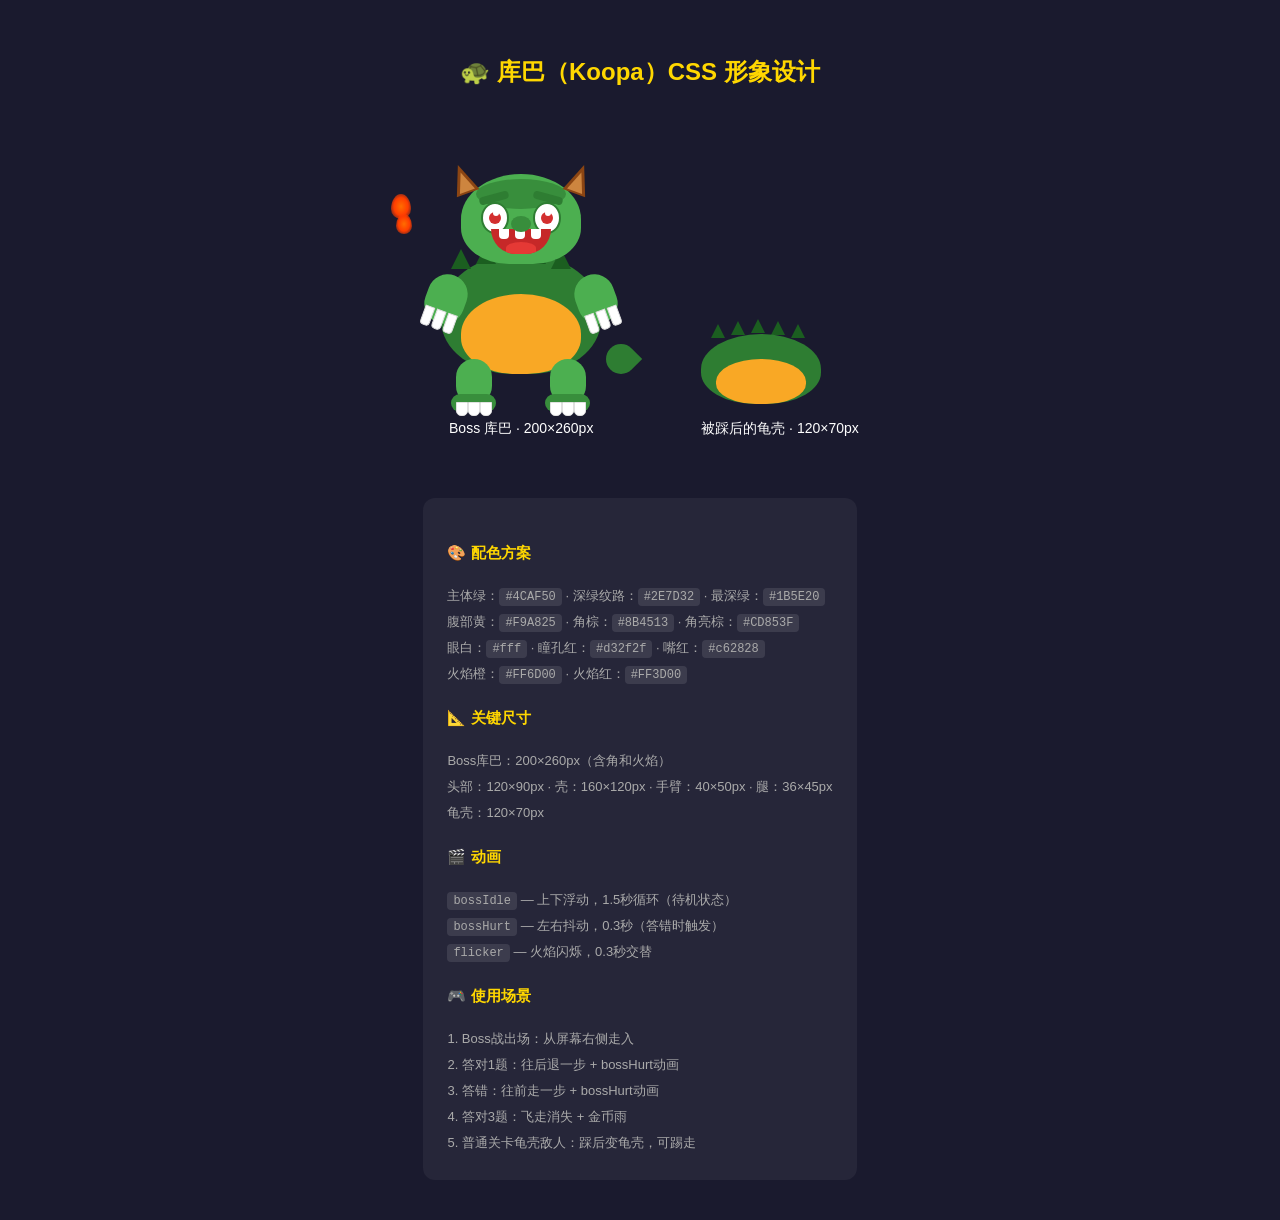
<file: 库巴CSS形象.html>
<!DOCTYPE html>
<html lang="zh">
<head>
<meta charset="UTF-8">
<meta name="viewport" content="width=device-width, initial-scale=1.0">
<title>库巴 CSS 形象设计</title>
<style>
  body {
    margin: 0;
    min-height: 100vh;
    display: flex;
    flex-direction: column;
    align-items: center;
    justify-content: center;
    background: #1a1a2e;
    font-family: 'Arial', sans-serif;
    gap: 40px;
    padding: 40px;
  }

  h1 {
    color: #FFD700;
    font-size: 24px;
    text-align: center;
  }

  .koopa-container {
    display: flex;
    gap: 80px;
    align-items: flex-end;
  }

  .koopa-label {
    text-align: center;
    color: #fff;
    font-size: 14px;
    margin-top: 16px;
  }

  /* ========== 库巴主体 ========== */
  .koopa {
    position: relative;
    width: 200px;
    height: 260px;
  }

  /* 角 */
  .horn {
    position: absolute;
    width: 0;
    height: 0;
    border-left: 12px solid transparent;
    border-right: 12px solid transparent;
    border-bottom: 30px solid #8B4513;
    z-index: 10;
  }
  .horn::after {
    content: '';
    position: absolute;
    top: 8px;
    left: -8px;
    width: 0;
    height: 0;
    border-left: 8px solid transparent;
    border-right: 8px solid transparent;
    border-bottom: 20px solid #CD853F;
  }
  .horn-left {
    top: 20px;
    left: 30px;
    transform: rotate(-20deg);
  }
  .horn-right {
    top: 20px;
    right: 30px;
    transform: rotate(20deg);
  }

  /* 头部 */
  .head {
    position: absolute;
    top: 30px;
    left: 50%;
    transform: translateX(-50%);
    width: 120px;
    height: 90px;
    background: #4CAF50;
    border-radius: 50% 50% 40% 40%;
    z-index: 5;
    overflow: visible;
  }

  /* 头部鳞片纹理 */
  .head::before {
    content: '';
    position: absolute;
    top: 5px;
    left: 15px;
    width: 90px;
    height: 30px;
    background: #388E3C;
    border-radius: 50%;
  }

  /* 眉毛 */
  .eyebrow {
    position: absolute;
    width: 30px;
    height: 8px;
    background: #2E7D32;
    border-radius: 4px;
    top: 20px;
    z-index: 8;
  }
  .eyebrow-left {
    left: 18px;
    transform: rotate(-15deg);
  }
  .eyebrow-right {
    right: 18px;
    transform: rotate(15deg);
  }

  /* 眼睛 */
  .eye {
    position: absolute;
    width: 24px;
    height: 28px;
    background: #fff;
    border-radius: 50%;
    top: 28px;
    z-index: 8;
    overflow: hidden;
    border: 2px solid #2E7D32;
  }
  .eye::before {
    content: '';
    position: absolute;
    width: 12px;
    height: 12px;
    background: #d32f2f;
    border-radius: 50%;
    top: 8px;
    left: 6px;
  }
  .eye::after {
    content: '';
    position: absolute;
    width: 6px;
    height: 6px;
    background: #fff;
    border-radius: 50%;
    top: 6px;
    left: 10px;
  }
  .eye-left {
    left: 20px;
  }
  .eye-right {
    right: 20px;
  }

  /* 鼻子 */
  .nose {
    position: absolute;
    width: 20px;
    height: 16px;
    background: #388E3C;
    border-radius: 50%;
    top: 42px;
    left: 50%;
    transform: translateX(-50%);
    z-index: 9;
  }

  /* 嘴巴 */
  .mouth {
    position: absolute;
    bottom: 10px;
    left: 50%;
    transform: translateX(-50%);
    width: 60px;
    height: 25px;
    background: #c62828;
    border-radius: 0 0 30px 30px;
    z-index: 8;
    overflow: hidden;
  }
  /* 牙齿 */
  .mouth::before {
    content: '';
    position: absolute;
    top: 0;
    left: 8px;
    width: 10px;
    height: 10px;
    background: #fff;
    border-radius: 0 0 4px 4px;
    box-shadow: 16px 0 0 #fff, 32px 0 0 #fff;
  }
  /* 舌头 */
  .mouth::after {
    content: '';
    position: absolute;
    bottom: 0;
    left: 50%;
    transform: translateX(-50%);
    width: 30px;
    height: 12px;
    background: #e53935;
    border-radius: 50% 50% 0 0;
  }

  /* 身体/壳 */
  .shell {
    position: absolute;
    top: 110px;
    left: 50%;
    transform: translateX(-50%);
    width: 160px;
    height: 120px;
    background: #2E7D32;
    border-radius: 50% 50% 45% 45%;
    z-index: 3;
    overflow: hidden;
  }

  /* 壳的浅色腹部 */
  .shell::before {
    content: '';
    position: absolute;
    bottom: 0;
    left: 50%;
    transform: translateX(-50%);
    width: 120px;
    height: 80px;
    background: #F9A825;
    border-radius: 50% 50% 45% 45%;
  }

  /* 壳的尖刺 */
  .shell-spikes {
    position: absolute;
    top: 100px;
    left: 50%;
    transform: translateX(-50%);
    width: 160px;
    height: 30px;
    z-index: 4;
  }
  .spike {
    position: absolute;
    width: 0;
    height: 0;
    border-left: 10px solid transparent;
    border-right: 10px solid transparent;
    border-bottom: 20px solid #1B5E20;
  }
  .spike:nth-child(1) { left: 10px; top: 5px; }
  .spike:nth-child(2) { left: 35px; top: 0; }
  .spike:nth-child(3) { left: 60px; top: -3px; }
  .spike:nth-child(4) { left: 85px; top: 0; }
  .spike:nth-child(5) { left: 110px; top: 5px; }

  /* 壳的纹路 */
  .shell-lines {
    position: absolute;
    top: 115px;
    left: 50%;
    transform: translateX(-50%);
    width: 140px;
    height: 100px;
    z-index: 4;
  }
  .shell-line {
    position: absolute;
    background: #1B5E20;
    border-radius: 50%;
  }
  .shell-line:nth-child(1) {
    width: 60px; height: 4px; top: 15px; left: 40px; transform: rotate(-10deg);
  }
  .shell-line:nth-child(2) {
    width: 50px; height: 4px; top: 35px; left: 45px; transform: rotate(5deg);
  }
  .shell-line:nth-child(3) {
    width: 40px; height: 4px; top: 55px; left: 50px; transform: rotate(-5deg);
  }

  /* 手臂 */
  .arm {
    position: absolute;
    width: 40px;
    height: 50px;
    background: #4CAF50;
    border-radius: 20px;
    top: 130px;
    z-index: 6;
  }
  .arm-left {
    left: 5px;
    transform: rotate(20deg);
  }
  .arm-right {
    right: 5px;
    transform: rotate(-20deg);
  }

  /* 爪子 */
  .claw {
    position: absolute;
    bottom: -5px;
    width: 100%;
    height: 18px;
    display: flex;
    justify-content: center;
    gap: 2px;
  }
  .claw-finger {
    width: 8px;
    height: 18px;
    background: #fff;
    border-radius: 0 0 4px 4px;
    border: 1px solid #e0e0e0;
  }

  /* 腿 */
  .leg {
    position: absolute;
    width: 36px;
    height: 45px;
    background: #4CAF50;
    border-radius: 18px;
    bottom: 0;
    z-index: 6;
  }
  .leg-left {
    left: 35px;
  }
  .leg-right {
    right: 35px;
  }

  /* 脚 */
  .foot {
    position: absolute;
    bottom: -8px;
    width: 45px;
    height: 18px;
    background: #388E3C;
    border-radius: 22px;
    left: -5px;
  }
  .foot::after {
    content: '';
    position: absolute;
    bottom: 0;
    width: 100%;
    height: 8px;
    display: flex;
    justify-content: center;
    gap: 3px;
  }
  .toe {
    width: 10px;
    height: 12px;
    background: #fff;
    border-radius: 0 0 5px 5px;
    border: 1px solid #e0e0e0;
    position: absolute;
    bottom: -4px;
  }
  .toe:nth-child(1) { left: 5px; }
  .toe:nth-child(2) { left: 17px; }
  .toe:nth-child(3) { left: 29px; }

  /* 尾巴 */
  .tail {
    position: absolute;
    bottom: 30px;
    right: -15px;
    width: 30px;
    height: 30px;
    background: #2E7D32;
    border-radius: 50% 0 50% 50%;
    transform: rotate(45deg);
    z-index: 2;
  }

  /* 火焰效果（Boss战用） */
  .flame {
    position: absolute;
    width: 20px;
    height: 25px;
    background: radial-gradient(ellipse, #FF6D00, #FF3D00, transparent);
    border-radius: 50% 50% 50% 50% / 60% 60% 40% 40%;
    animation: flicker 0.3s infinite alternate;
  }
  .flame-1 { left: -30px; top: 50px; animation-delay: 0s; }
  .flame-2 { left: -25px; top: 70px; animation-delay: 0.15s; width: 16px; height: 20px; }

  @keyframes flicker {
    0% { transform: scale(1) rotate(-5deg); opacity: 0.9; }
    100% { transform: scale(1.1) rotate(5deg); opacity: 1; }
  }

  /* ========== 小库巴（普通敌人版） ========== */
  .koopa-mini {
    position: relative;
    width: 80px;
    height: 100px;
    transform: scale(0.8);
  }

  /* ========== 变体：被踩后的龟壳 ========== */
  .shell-only {
    position: relative;
    width: 120px;
    height: 70px;
  }
  .shell-only .shell-body {
    width: 120px;
    height: 70px;
    background: #2E7D32;
    border-radius: 50% 50% 45% 45%;
    position: relative;
    overflow: hidden;
  }
  .shell-only .shell-body::before {
    content: '';
    position: absolute;
    bottom: 0;
    left: 50%;
    transform: translateX(-50%);
    width: 90px;
    height: 45px;
    background: #F9A825;
    border-radius: 50% 50% 45% 45%;
  }
  .shell-only .shell-spikes-mini {
    position: absolute;
    top: -10px;
    left: 50%;
    transform: translateX(-50%);
    width: 120px;
    height: 20px;
  }
  .shell-only .spike-mini {
    position: absolute;
    width: 0;
    height: 0;
    border-left: 7px solid transparent;
    border-right: 7px solid transparent;
    border-bottom: 14px solid #1B5E20;
  }
  .shell-only .spike-mini:nth-child(1) { left: 10px; }
  .shell-only .spike-mini:nth-child(2) { left: 30px; top: -3px; }
  .shell-only .spike-mini:nth-child(3) { left: 50px; top: -5px; }
  .shell-only .spike-mini:nth-child(4) { left: 70px; top: -3px; }
  .shell-only .spike-mini:nth-child(5) { left: 90px; }

  /* 动画 */
  .koopa-boss {
    animation: bossIdle 1.5s ease-in-out infinite;
  }
  @keyframes bossIdle {
    0%, 100% { transform: translateY(0); }
    50% { transform: translateY(-5px); }
  }

  .koopa-hurt {
    animation: bossHurt 0.3s ease-in-out;
  }
  @keyframes bossHurt {
    0% { transform: translateX(0); }
    25% { transform: translateX(-20px); }
    50% { transform: translateX(20px); }
    75% { transform: translateX(-10px); }
    100% { transform: translateX(0); }
  }

  /* ========== 设计说明 ========== */
  .specs {
    color: #aaa;
    font-size: 13px;
    line-height: 2;
    max-width: 600px;
    background: rgba(255,255,255,0.05);
    padding: 24px;
    border-radius: 12px;
    margin-top: 20px;
  }
  .specs h3 {
    color: #FFD700;
    margin-top: 16px;
    font-size: 15px;
  }
  .specs code {
    background: rgba(255,255,255,0.1);
    padding: 2px 6px;
    border-radius: 4px;
    font-size: 12px;
  }
</style>
</head>
<body>

<h1>🐢 库巴（Koopa）CSS 形象设计</h1>

<div class="koopa-container">

  <!-- Boss库巴 -->
  <div>
    <div class="koopa koopa-boss">
      <!-- 角 -->
      <div class="horn horn-left"></div>
      <div class="horn horn-right"></div>

      <!-- 头部 -->
      <div class="head">
        <div class="eyebrow eyebrow-left"></div>
        <div class="eyebrow eyebrow-right"></div>
        <div class="eye eye-left"></div>
        <div class="eye eye-right"></div>
        <div class="nose"></div>
        <div class="mouth"></div>
      </div>

      <!-- 壳尖刺 -->
      <div class="shell-spikes">
        <div class="spike"></div>
        <div class="spike"></div>
        <div class="spike"></div>
        <div class="spike"></div>
        <div class="spike"></div>
      </div>

      <!-- 壳 -->
      <div class="shell">
        <div class="shell-lines">
          <div class="shell-line"></div>
          <div class="shell-line"></div>
          <div class="shell-line"></div>
        </div>
      </div>

      <!-- 手臂 -->
      <div class="arm arm-left">
        <div class="claw">
          <div class="claw-finger"></div>
          <div class="claw-finger"></div>
          <div class="claw-finger"></div>
        </div>
      </div>
      <div class="arm arm-right">
        <div class="claw">
          <div class="claw-finger"></div>
          <div class="claw-finger"></div>
          <div class="claw-finger"></div>
        </div>
      </div>

      <!-- 腿 -->
      <div class="leg leg-left">
        <div class="foot">
          <div class="toe"></div>
          <div class="toe"></div>
          <div class="toe"></div>
        </div>
      </div>
      <div class="leg leg-right">
        <div class="foot">
          <div class="toe"></div>
          <div class="toe"></div>
          <div class="toe"></div>
        </div>
      </div>

      <!-- 尾巴 -->
      <div class="tail"></div>

      <!-- 火焰 -->
      <div class="flame flame-1"></div>
      <div class="flame flame-2"></div>
    </div>
    <div class="koopa-label">Boss 库巴 · 200×260px</div>
  </div>

  <!-- 龟壳 -->
  <div>
    <div class="shell-only">
      <div class="shell-spikes-mini">
        <div class="spike-mini"></div>
        <div class="spike-mini"></div>
        <div class="spike-mini"></div>
        <div class="spike-mini"></div>
        <div class="spike-mini"></div>
      </div>
      <div class="shell-body"></div>
    </div>
    <div class="koopa-label">被踩后的龟壳 · 120×70px</div>
  </div>

</div>

<div class="specs">
  <h3>🎨 配色方案</h3>
  主体绿：<code>#4CAF50</code> · 深绿纹路：<code>#2E7D32</code> · 最深绿：<code>#1B5E20</code><br>
  腹部黄：<code>#F9A825</code> · 角棕：<code>#8B4513</code> · 角亮棕：<code>#CD853F</code><br>
  眼白：<code>#fff</code> · 瞳孔红：<code>#d32f2f</code> · 嘴红：<code>#c62828</code><br>
  火焰橙：<code>#FF6D00</code> · 火焰红：<code>#FF3D00</code>

  <h3>📐 关键尺寸</h3>
  Boss库巴：200×260px（含角和火焰）<br>
  头部：120×90px · 壳：160×120px · 手臂：40×50px · 腿：36×45px<br>
  龟壳：120×70px

  <h3>🎬 动画</h3>
  <code>bossIdle</code> — 上下浮动，1.5秒循环（待机状态）<br>
  <code>bossHurt</code> — 左右抖动，0.3秒（答错时触发）<br>
  <code>flicker</code> — 火焰闪烁，0.3秒交替

  <h3>🎮 使用场景</h3>
  1. Boss战出场：从屏幕右侧走入<br>
  2. 答对1题：往后退一步 + bossHurt动画<br>
  3. 答错：往前走一步 + bossHurt动画<br>
  4. 答对3题：飞走消失 + 金币雨<br>
  5. 普通关卡龟壳敌人：踩后变龟壳，可踢走
</div>

</body>
</html>
</file>
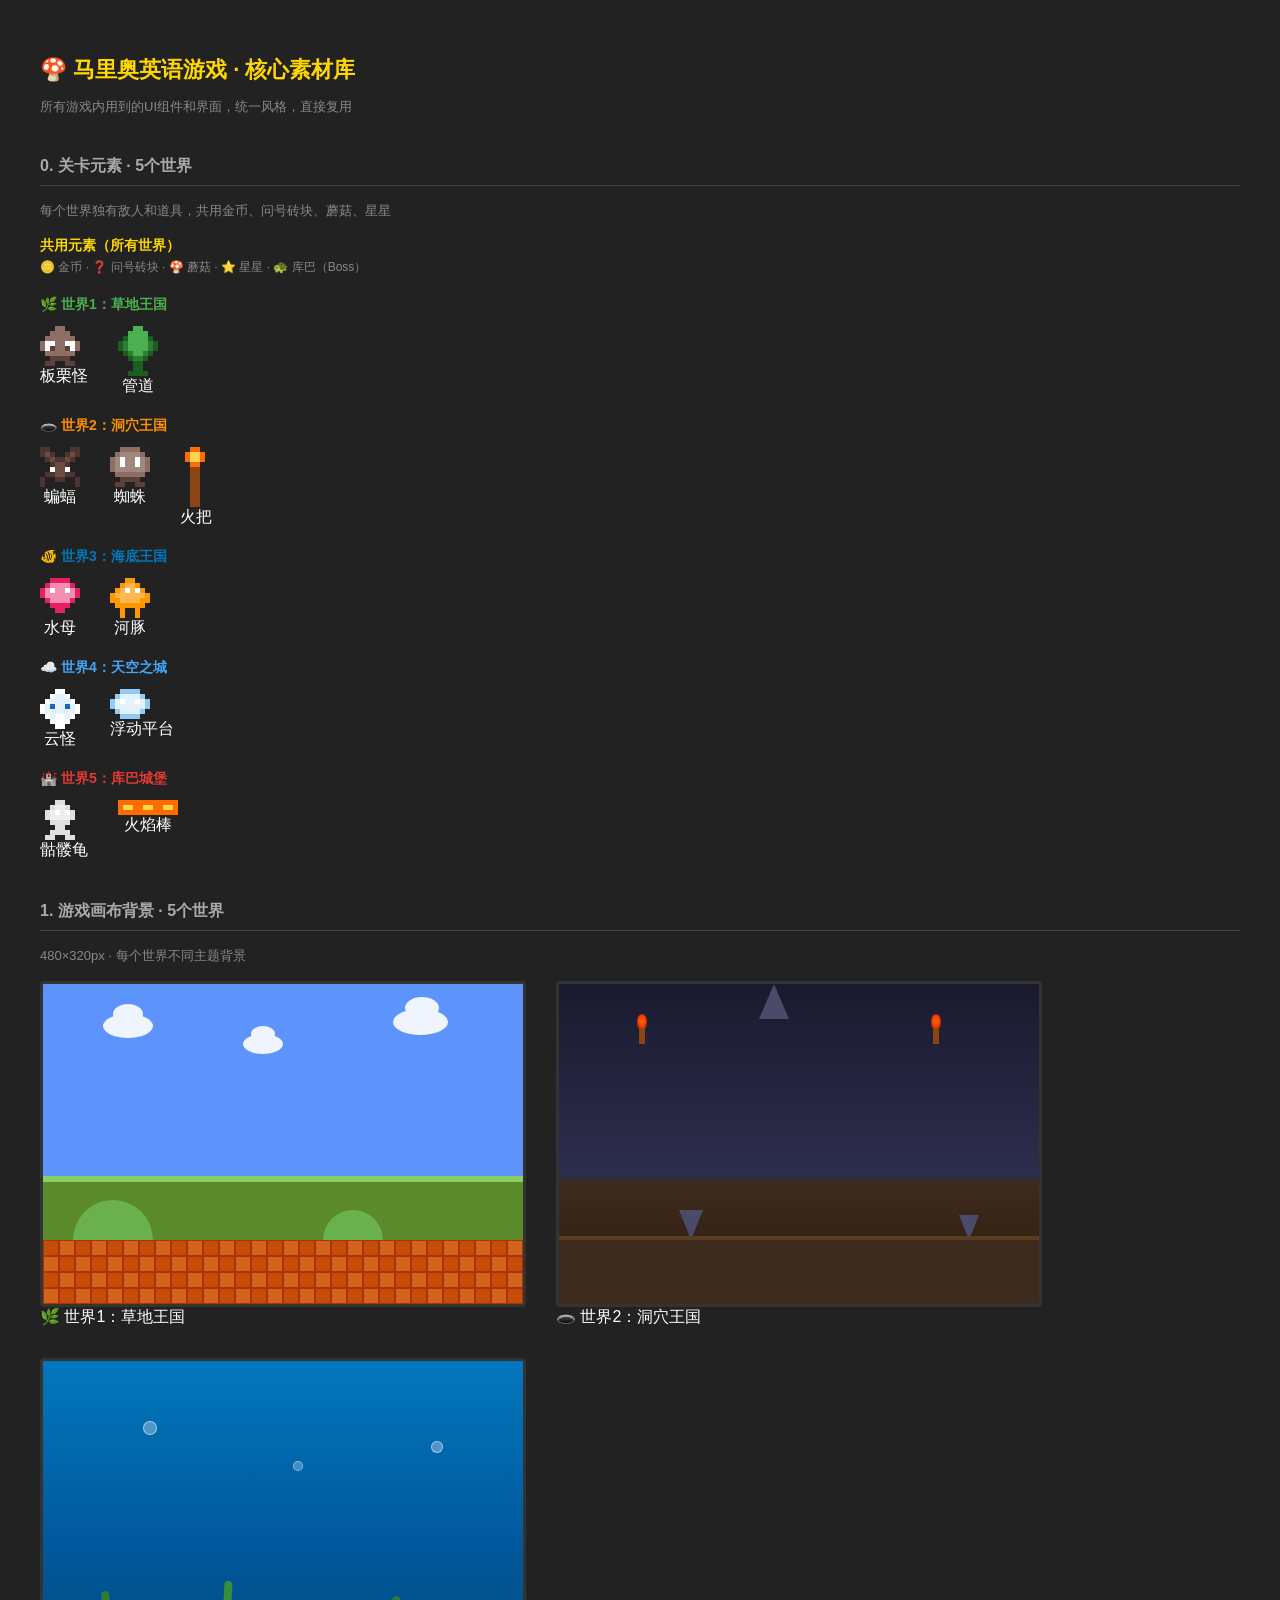
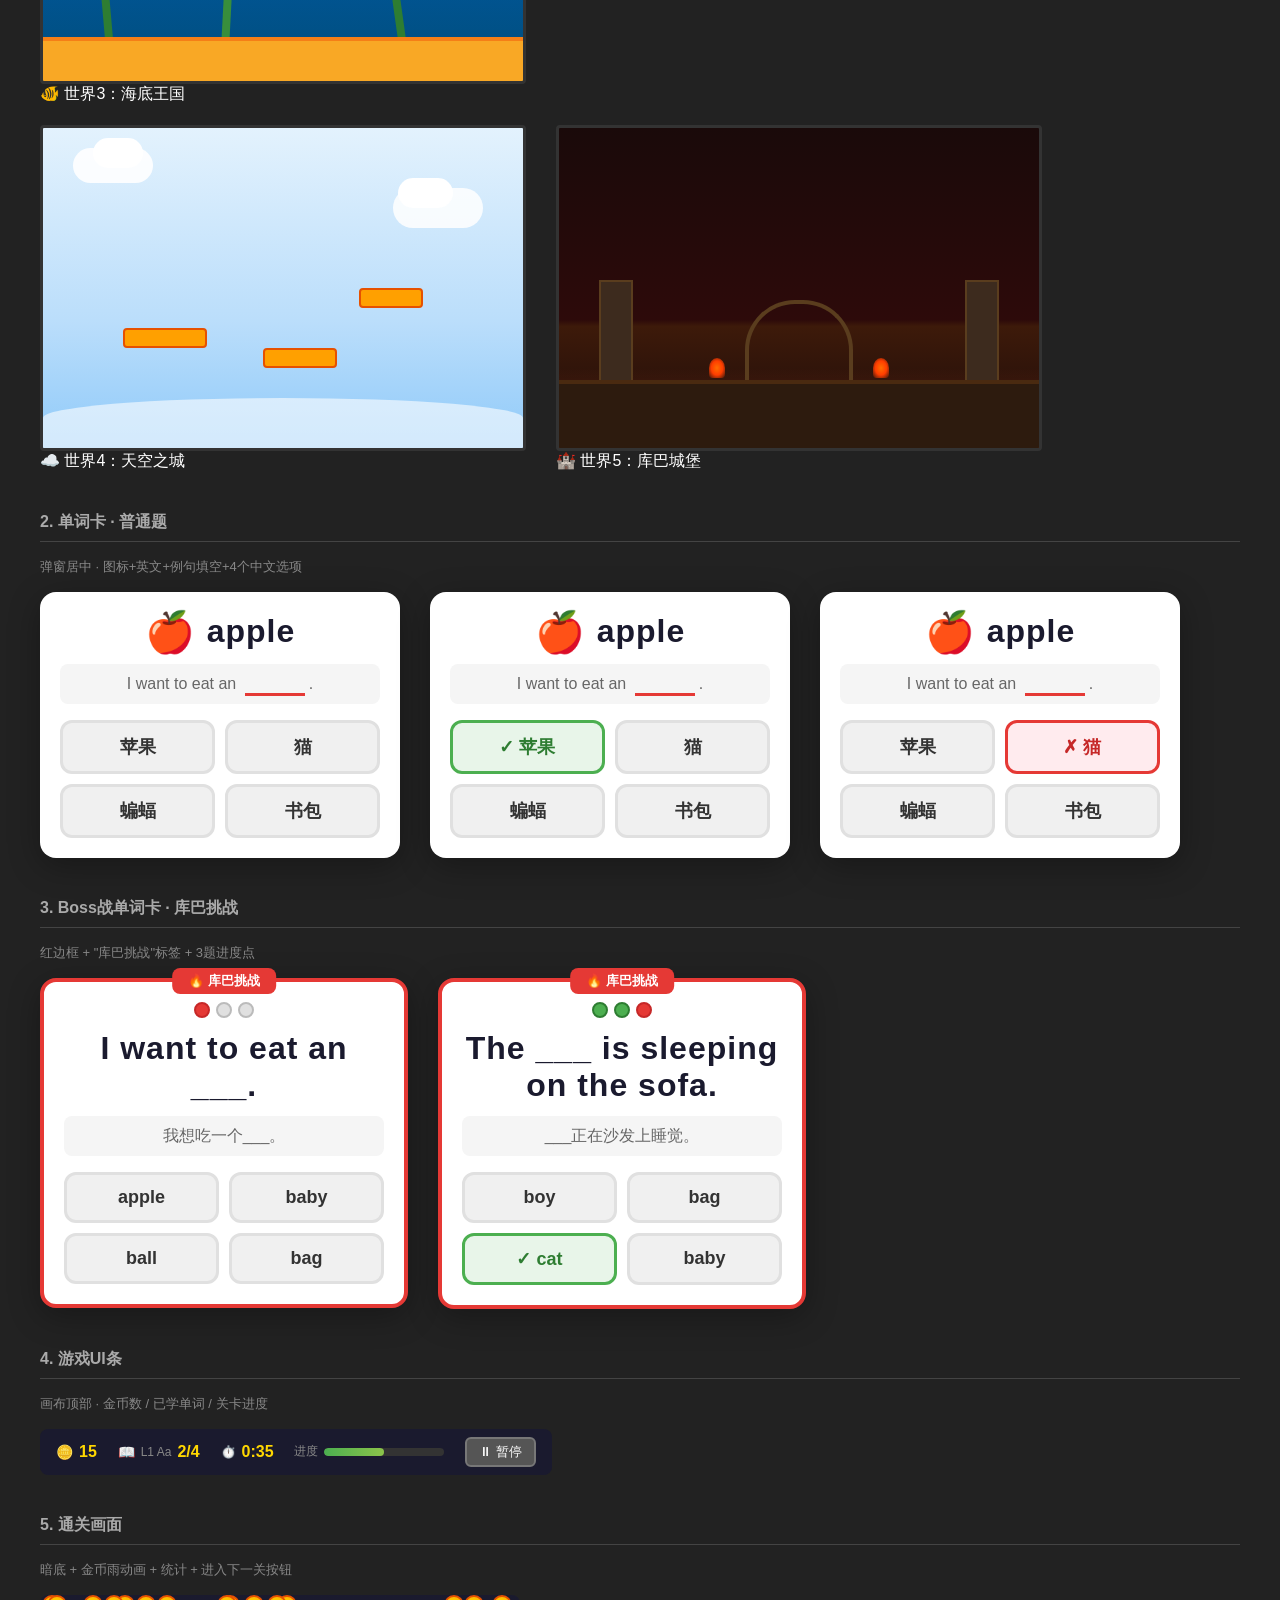
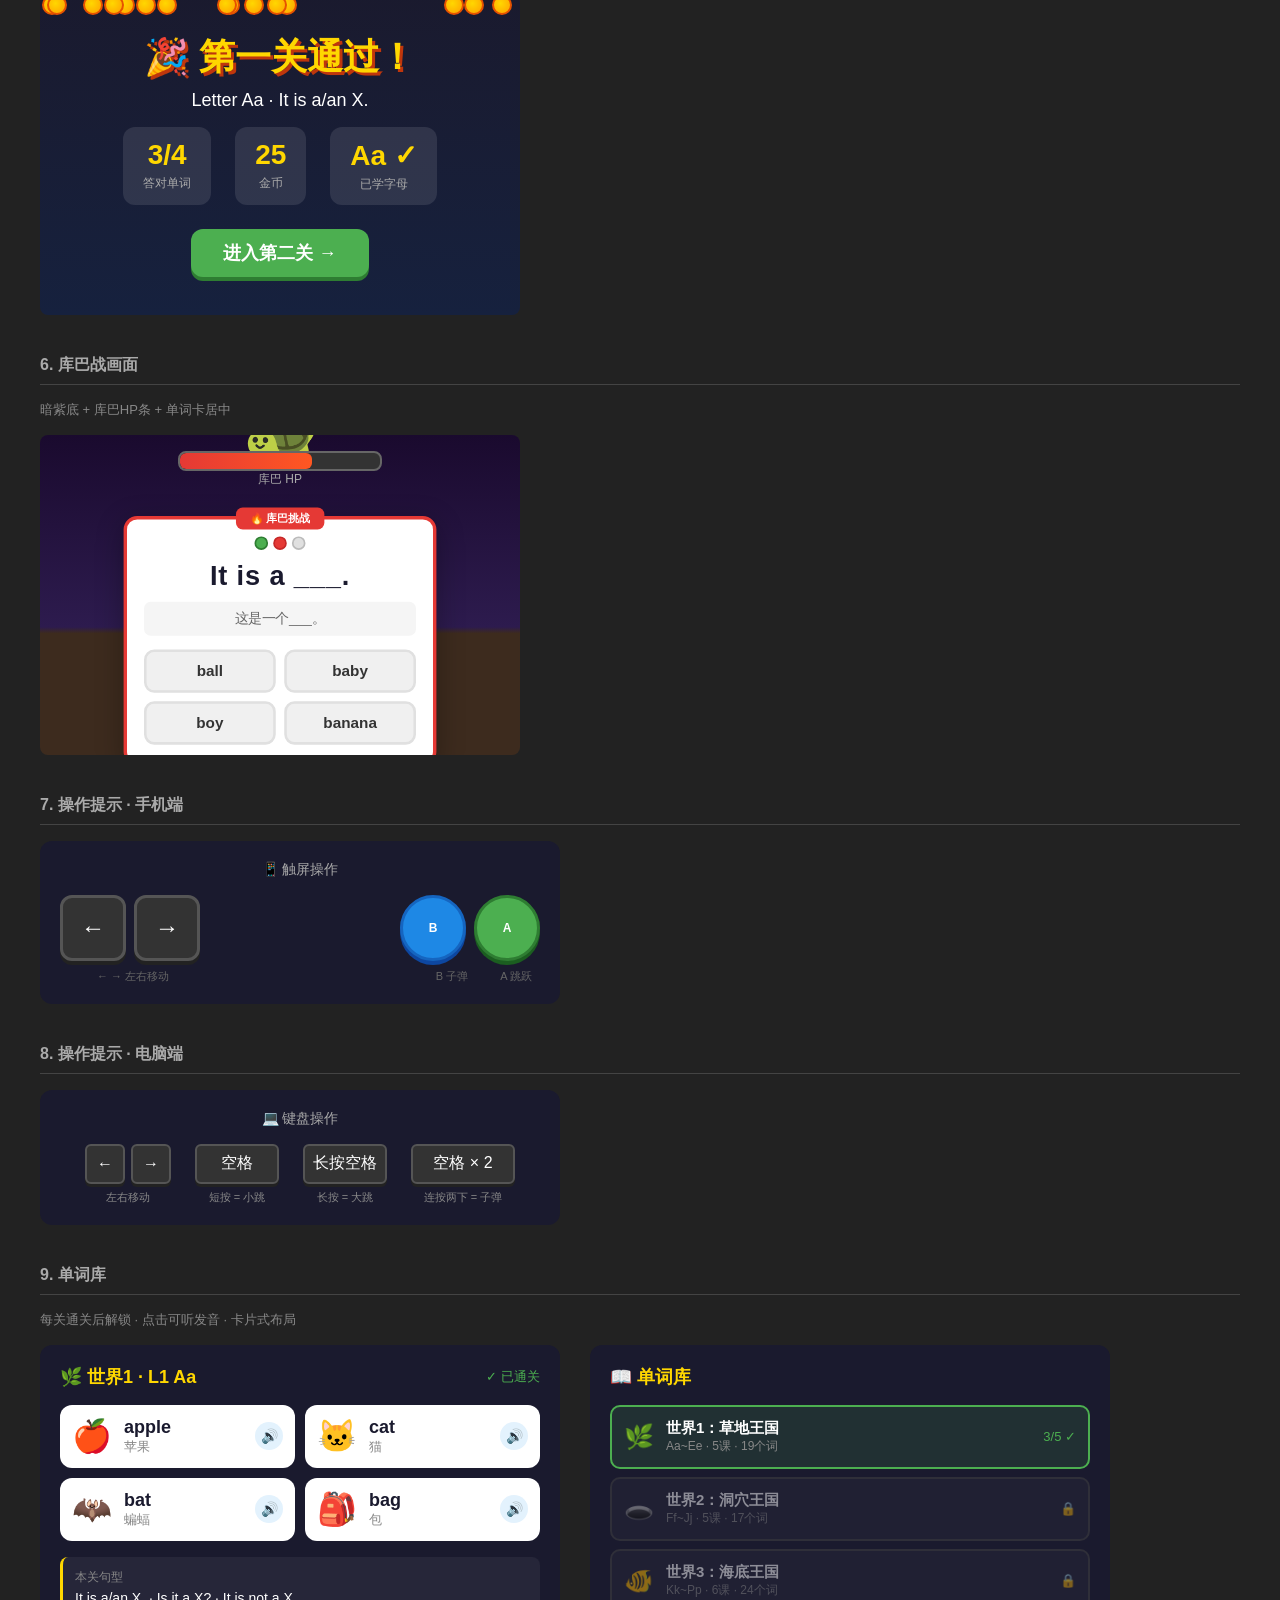
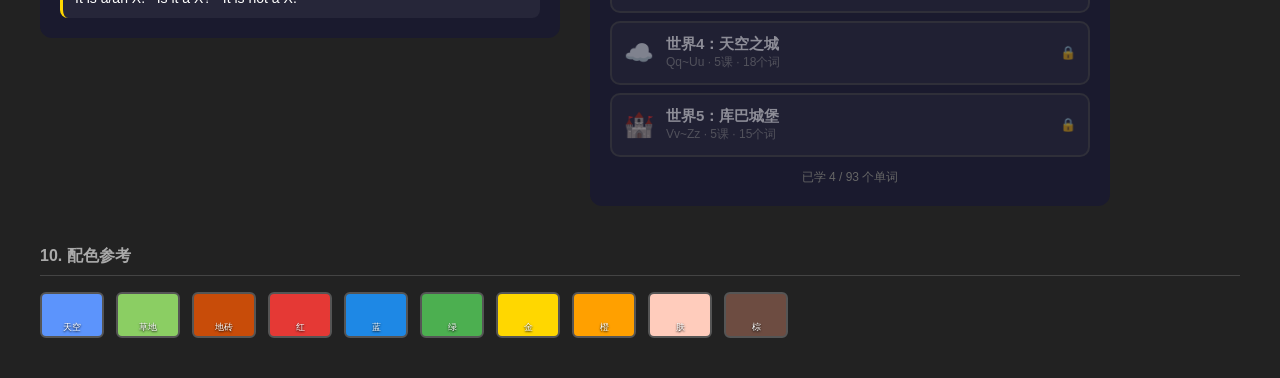
<file: 核心素材库.html>
<!DOCTYPE html>
<html lang="zh">
<head>
<meta charset="UTF-8">
<title>马里奥英语游戏 · 核心素材库</title>
<style>
  body {
    margin: 0;
    padding: 40px;
    background: #222;
    font-family: 'Arial', sans-serif;
    color: #fff;
  }
  h1 { color: #FFD700; font-size: 22px; margin-bottom: 8px; }
  h2 { color: #aaa; font-size: 16px; margin: 40px 0 16px; border-bottom: 1px solid #444; padding-bottom: 8px; }
  .desc { color: #888; font-size: 13px; margin-bottom: 16px; }
  .preview { display: flex; gap: 30px; flex-wrap: wrap; align-items: flex-start; margin-bottom: 20px; }

  /* ========== 1. 游戏画布背景 ========== */
  .game-canvas {
    width: 480px;
    height: 320px;
    background: linear-gradient(180deg, #5c94fc 0%, #5c94fc 60%, #8BCE63 60%, #8BCE63 62%, #5a8a2a 62%);
    border: 3px solid #333;
    border-radius: 4px;
    position: relative;
    overflow: hidden;
    image-rendering: pixelated;
  }
  /* 云 */
  .cloud {
    position: absolute;
    background: #fff;
    border-radius: 50%;
    opacity: 0.9;
  }
  .cloud-1 { width: 50px; height: 24px; top: 30px; left: 60px; }
  .cloud-1::before { content:''; position:absolute; width:30px; height:20px; background:#fff; border-radius:50%; top:-10px; left:10px; }
  .cloud-2 { width: 40px; height: 20px; top: 50px; left: 200px; }
  .cloud-2::before { content:''; position:absolute; width:24px; height:16px; background:#fff; border-radius:50%; top:-8px; left:8px; }
  .cloud-3 { width: 55px; height: 26px; top: 25px; left: 350px; }
  .cloud-3::before { content:''; position:absolute; width:34px; height:22px; background:#fff; border-radius:50%; top:-12px; left:12px; }
  /* 地面砖块 */
  .ground {
    position: absolute;
    bottom: 0;
    left: 0;
    width: 100%;
    height: 64px;
    background: #c84c09;
    display: grid;
    grid-template-columns: repeat(30, 16px);
    grid-template-rows: repeat(4, 16px);
    gap: 0;
  }
  .brick { border: 1px solid #a0360a; box-sizing: border-box; }
  .brick-light { background: #d4621a; border: 1px solid #a0360a; box-sizing: border-box; }
  /* 山 */
  .hill {
    position: absolute;
    bottom: 64px;
    width: 80px;
    height: 40px;
    background: #6ab04c;
    border-radius: 40px 40px 0 0;
  }
  .hill-1 { left: 30px; }
  .hill-2 { left: 280px; width: 60px; height: 30px; border-radius: 30px 30px 0 0; }

  /* ========== 2. 单词卡 ========== */
  .word-card {
    width: 320px;
    background: #fff;
    border-radius: 16px;
    padding: 20px;
    box-shadow: 0 8px 32px rgba(0,0,0,0.3);
    text-align: center;
    color: #333;
  }
  .word-card-header {
    display: flex;
    align-items: center;
    justify-content: center;
    gap: 12px;
    margin-bottom: 12px;
  }
  .word-icon {
    font-size: 40px;
    line-height: 1;
  }
  .word-english {
    font-size: 32px;
    font-weight: 800;
    color: #1a1a2e;
    letter-spacing: 1px;
  }
  .word-sentence {
    font-size: 16px;
    color: #666;
    margin-bottom: 16px;
    padding: 8px 16px;
    background: #f5f5f5;
    border-radius: 8px;
    line-height: 1.5;
  }
  .word-sentence .blank {
    display: inline-block;
    width: 60px;
    border-bottom: 3px solid #E53935;
    margin: 0 4px;
    vertical-align: bottom;
  }
  .word-options {
    display: grid;
    grid-template-columns: 1fr 1fr;
    gap: 10px;
  }
  .word-option {
    padding: 12px 16px;
    background: #f0f0f0;
    border: 3px solid #e0e0e0;
    border-radius: 12px;
    font-size: 18px;
    font-weight: 600;
    cursor: pointer;
    transition: all 0.15s;
    color: #333;
  }
  .word-option:hover {
    background: #e3f2fd;
    border-color: #1E88E5;
    transform: scale(1.02);
  }
  .word-option.correct {
    background: #E8F5E9;
    border-color: #4CAF50;
    color: #2E7D32;
    animation: pop 0.3s ease;
  }
  .word-option.wrong {
    background: #FFEBEE;
    border-color: #E53935;
    color: #C62828;
    animation: shake 0.3s ease;
  }
  @keyframes pop { 0%{transform:scale(1)} 50%{transform:scale(1.08)} 100%{transform:scale(1)} }
  @keyframes shake { 0%{transform:translateX(0)} 25%{transform:translateX(-6px)} 50%{transform:translateX(6px)} 75%{transform:translateX(-3px)} 100%{transform:translateX(0)} }

  /* 单词卡变体：Boss战（3题连续） */
  .word-card-boss {
    border: 4px solid #E53935;
    position: relative;
  }
  .word-card-boss::before {
    content: '🔥 库巴挑战';
    position: absolute;
    top: -14px;
    left: 50%;
    transform: translateX(-50%);
    background: #E53935;
    color: #fff;
    padding: 4px 16px;
    border-radius: 8px;
    font-size: 13px;
    font-weight: 700;
  }
  .boss-progress {
    display: flex;
    gap: 6px;
    justify-content: center;
    margin-bottom: 12px;
  }
  .boss-dot {
    width: 12px;
    height: 12px;
    border-radius: 50%;
    background: #e0e0e0;
    border: 2px solid #bbb;
  }
  .boss-dot.active { background: #E53935; border-color: #C62828; }
  .boss-dot.done { background: #4CAF50; border-color: #2E7D32; }

  /* ========== 3. UI条 ========== */
  .game-ui {
    width: 480px;
    display: flex;
    justify-content: space-between;
    align-items: center;
    padding: 8px 16px;
    background: #1a1a2e;
    border-radius: 8px;
    font-size: 14px;
  }
  .ui-item { display: flex; align-items: center; gap: 6px; }
  .ui-label { color: #888; font-size: 12px; }
  .ui-value { color: #FFD700; font-weight: 700; font-size: 16px; }
  .ui-coins { color: #FFD700; }
  .ui-words { color: #4CAF50; }
  .ui-progress-bar {
    width: 120px;
    height: 8px;
    background: #333;
    border-radius: 4px;
    overflow: hidden;
  }
  .ui-progress-fill {
    height: 100%;
    background: linear-gradient(90deg, #4CAF50, #8BC34A);
    border-radius: 4px;
    transition: width 0.3s;
  }

  /* ========== 4. 通关画面 ========== */
  .level-complete {
    width: 480px;
    height: 320px;
    background: linear-gradient(180deg, #1a1a2e 0%, #16213e 100%);
    display: flex;
    flex-direction: column;
    align-items: center;
    justify-content: center;
    border-radius: 8px;
    position: relative;
    overflow: hidden;
  }
  .level-complete-title {
    font-size: 36px;
    font-weight: 900;
    color: #FFD700;
    text-shadow: 3px 3px 0 #BF360C;
    margin-bottom: 8px;
  }
  .level-complete-sub {
    font-size: 18px;
    color: #fff;
    margin-bottom: 16px;
  }
  .level-complete-stats {
    display: flex;
    gap: 24px;
    margin-bottom: 24px;
  }
  .stat-box {
    text-align: center;
    background: rgba(255,255,255,0.1);
    padding: 12px 20px;
    border-radius: 12px;
  }
  .stat-num { font-size: 28px; font-weight: 900; color: #FFD700; }
  .stat-label { font-size: 12px; color: #aaa; margin-top: 4px; }
  .level-complete-btn {
    padding: 12px 32px;
    background: #4CAF50;
    color: #fff;
    border: none;
    border-radius: 12px;
    font-size: 18px;
    font-weight: 700;
    cursor: pointer;
    box-shadow: 0 4px 0 #2E7D32;
  }
  .level-complete-btn:active { transform: translateY(2px); box-shadow: 0 2px 0 #2E7D32; }
  /* 金币雨动画 */
  .coin-rain {
    position: absolute;
    top: 0; left: 0; width: 100%; height: 100%;
    pointer-events: none;
  }
  .falling-coin {
    position: absolute;
    width: 16px; height: 16px;
    background: radial-gradient(circle at 40% 40%, #FFD700, #FFA000);
    border-radius: 50%;
    border: 2px solid #E65100;
    animation: fall linear infinite;
  }
  @keyframes fall {
    0% { transform: translateY(-20px) rotate(0deg); opacity:1; }
    100% { transform: translateY(340px) rotate(360deg); opacity:0.3; }
  }

  /* ========== 5. 库巴战画面 ========== */
  .boss-screen {
    width: 480px;
    height: 320px;
    background: linear-gradient(180deg, #1a0a2e 0%, #2d1b4e 60%, #3d2b1e 62%);
    border-radius: 8px;
    position: relative;
    overflow: hidden;
    display: flex;
    flex-direction: column;
    align-items: center;
    justify-content: center;
  }
  .boss-hp-bar {
    position: absolute;
    top: 16px;
    left: 50%;
    transform: translateX(-50%);
    width: 200px;
    height: 16px;
    background: #333;
    border-radius: 8px;
    border: 2px solid #666;
    overflow: hidden;
  }
  .boss-hp-fill {
    height: 100%;
    background: linear-gradient(90deg, #E53935, #FF5722);
    border-radius: 6px;
    transition: width 0.5s;
  }
  .boss-hp-label {
    position: absolute;
    top: 36px;
    left: 50%;
    transform: translateX(-50%);
    font-size: 12px;
    color: #aaa;
  }

  /* ========== 6. 问号砖块弹出效果 ========== */
  .block-popup {
    display: flex;
    flex-direction: column;
    align-items: center;
    gap: 8px;
  }
  .block-popup .coin-fly {
    width: 24px; height: 24px;
    background: radial-gradient(circle at 40% 40%, #FFD700, #FFA000);
    border-radius: 50%;
    border: 2px solid #E65100;
    animation: coinFly 0.6s ease-out forwards;
  }
  @keyframes coinFly {
    0% { transform: translateY(0) scale(1); opacity:1; }
    100% { transform: translateY(-40px) scale(0.5); opacity:0; }
  }

  /* ========== 7. 操作提示 ========== */
  .controls-hint {
    display: flex;
    gap: 20px;
    padding: 16px;
    background: rgba(255,255,255,0.05);
    border-radius: 8px;
  }
  .key-hint {
    display: flex;
    align-items: center;
    gap: 8px;
    font-size: 14px;
    color: #aaa;
  }
  .key-cap {
    display: inline-flex;
    align-items: center;
    justify-content: center;
    width: 36px;
    height: 36px;
    background: #333;
    border: 2px solid #555;
    border-radius: 6px;
    font-size: 16px;
    color: #fff;
    box-shadow: 0 3px 0 #222;
  }

  /* 配色参考 */
  .color-ref {
    display: flex;
    gap: 12px;
    flex-wrap: wrap;
    margin-top: 12px;
  }
  .color-swatch {
    width: 60px;
    height: 40px;
    border-radius: 6px;
    border: 2px solid #555;
    display: flex;
    align-items: flex-end;
    justify-content: center;
    padding-bottom: 2px;
    font-size: 9px;
    color: #fff;
    text-shadow: 0 1px 2px #000;
  }
</style>
</head>
<body>

<h1>🍄 马里奥英语游戏 · 核心素材库</h1>
<p class="desc">所有游戏内用到的UI组件和界面，统一风格，直接复用</p>

<!-- ==================== 1. 游戏画布背景 ==================== -->
<h2>0. 关卡元素 · 5个世界</h2>
<p class="desc">每个世界独有敌人和道具，共用金币、问号砖块、蘑菇、星星</p>

<!-- 共用元素 -->
<div style="margin-bottom:12px;">
  <span style="color:#FFD700; font-size:14px; font-weight:700;">共用元素（所有世界）</span>
  <div style="color:#888; font-size:12px; margin-top:4px;">🪙 金币 · ❓ 问号砖块 · 🍄 蘑菇 · ⭐ 星星 · 🐢 库巴（Boss）</div>
</div>

<!-- 世界1 草地 -->
<h3 style="color:#4CAF50; font-size:14px; margin:20px 0 12px;">🌿 世界1：草地王国</h3>
<div class="preview">
  <div style="text-align:center;">
    <div style="display:grid; grid-template-columns:repeat(8,5px); grid-template-rows:repeat(8,5px); gap:0;">
      <div class="x"></div><div class="x"></div><div class="x"></div><div style="background:#8D6E63"></div><div style="background:#8D6E63"></div><div class="x"></div><div class="x"></div><div class="x"></div>
      <div class="x"></div><div class="x"></div><div style="background:#8D6E63"></div><div style="background:#8D6E63"></div><div style="background:#8D6E63"></div><div style="background:#8D6E63"></div><div class="x"></div><div class="x"></div>
      <div class="x"></div><div style="background:#8D6E63"></div><div style="background:#8D6E63"></div><div style="background:#8D6E63"></div><div style="background:#8D6E63"></div><div style="background:#8D6E63"></div><div style="background:#8D6E63"></div><div class="x"></div>
      <div style="background:#8D6E63"></div><div style="background:#fff"></div><div style="background:#fff"></div><div style="background:#8D6E63"></div><div style="background:#8D6E63"></div><div style="background:#fff"></div><div style="background:#fff"></div><div style="background:#8D6E63"></div>
      <div style="background:#8D6E63"></div><div style="background:#fff"></div><div style="background:#5D4037"></div><div style="background:#8D6E63"></div><div style="background:#8D6E63"></div><div style="background:#5D4037"></div><div style="background:#fff"></div><div style="background:#8D6E63"></div>
      <div class="x"></div><div style="background:#8D6E63"></div><div style="background:#8D6E63"></div><div style="background:#8D6E63"></div><div style="background:#8D6E63"></div><div style="background:#8D6E63"></div><div style="background:#8D6E63"></div><div class="x"></div>
      <div class="x"></div><div class="x"></div><div style="background:#5D4037"></div><div style="background:#5D4037"></div><div style="background:#5D4037"></div><div style="background:#5D4037"></div><div class="x"></div><div class="x"></div>
      <div class="x"></div><div style="background:#5D4037"></div><div style="background:#5D4037"></div><div class="x"></div><div class="x"></div><div style="background:#5D4037"></div><div style="background:#5D4037"></div><div class="x"></div>
    </div>
    <div class="char-label">板栗怪</div>
  </div>
  <div style="text-align:center;">
    <div style="display:grid; grid-template-columns:repeat(8,5px); grid-template-rows:repeat(10,5px); gap:0;">
      <div class="x"></div><div class="x"></div><div class="x"></div><div style="background:#4CAF50"></div><div style="background:#4CAF50"></div><div class="x"></div><div class="x"></div><div class="x"></div>
      <div class="x"></div><div class="x"></div><div style="background:#4CAF50"></div><div style="background:#4CAF50"></div><div style="background:#4CAF50"></div><div style="background:#4CAF50"></div><div class="x"></div><div class="x"></div>
      <div class="x"></div><div style="background:#1B5E20"></div><div style="background:#4CAF50"></div><div style="background:#4CAF50"></div><div style="background:#4CAF50"></div><div style="background:#4CAF50"></div><div style="background:#1B5E20"></div><div class="x"></div>
      <div style="background:#1B5E20"></div><div style="background:#2E7D32"></div><div style="background:#4CAF50"></div><div style="background:#4CAF50"></div><div style="background:#4CAF50"></div><div style="background:#4CAF50"></div><div style="background:#2E7D32"></div><div style="background:#1B5E20"></div>
      <div style="background:#1B5E20"></div><div style="background:#2E7D32"></div><div style="background:#4CAF50"></div><div style="background:#4CAF50"></div><div style="background:#4CAF50"></div><div style="background:#4CAF50"></div><div style="background:#2E7D32"></div><div style="background:#1B5E20"></div>
      <div class="x"></div><div style="background:#1B5E20"></div><div style="background:#2E7D32"></div><div style="background:#4CAF50"></div><div style="background:#4CAF50"></div><div style="background:#2E7D32"></div><div style="background:#1B5E20"></div><div class="x"></div>
      <div class="x"></div><div class="x"></div><div style="background:#1B5E20"></div><div style="background:#2E7D32"></div><div style="background:#2E7D32"></div><div style="background:#1B5E20"></div><div class="x"></div><div class="x"></div>
      <div class="x"></div><div class="x"></div><div class="x"></div><div style="background:#1B5E20"></div><div style="background:#1B5E20"></div><div class="x"></div><div class="x"></div><div class="x"></div>
      <div class="x"></div><div class="x"></div><div class="x"></div><div style="background:#1B5E20"></div><div style="background:#1B5E20"></div><div class="x"></div><div class="x"></div><div class="x"></div>
      <div class="x"></div><div class="x"></div><div style="background:#1B5E20"></div><div style="background:#1B5E20"></div><div style="background:#1B5E20"></div><div style="background:#1B5E20"></div><div class="x"></div><div class="x"></div>
    </div>
    <div class="char-label">管道</div>
  </div>
</div>

<!-- 世界2 洞穴 -->
<h3 style="color:#FF8F00; font-size:14px; margin:20px 0 12px;">🕳️ 世界2：洞穴王国</h3>
<div class="preview">
  <div style="text-align:center;">
    <div style="display:grid; grid-template-columns:repeat(8,5px); grid-template-rows:repeat(8,5px); gap:0;">
      <div style="background:#4E342E"></div><div style="background:#4E342E"></div><div class="x"></div><div class="x"></div><div class="x"></div><div class="x"></div><div style="background:#4E342E"></div><div style="background:#4E342E"></div>
      <div style="background:#4E342E"></div><div style="background:#6D4C41"></div><div style="background:#4E342E"></div><div class="x"></div><div class="x"></div><div style="background:#4E342E"></div><div style="background:#6D4C41"></div><div style="background:#4E342E"></div>
      <div class="x"></div><div style="background:#4E342E"></div><div style="background:#6D4C41"></div><div style="background:#4E342E"></div><div style="background:#4E342E"></div><div style="background:#6D4C41"></div><div style="background:#4E342E"></div><div class="x"></div>
      <div class="x"></div><div class="x"></div><div style="background:#4E342E"></div><div style="background:#6D4C41"></div><div style="background:#6D4C41"></div><div style="background:#4E342E"></div><div class="x"></div><div class="x"></div>
      <div class="x"></div><div class="x"></div><div style="background:#fff"></div><div style="background:#6D4C41"></div><div style="background:#6D4C41"></div><div style="background:#fff"></div><div class="x"></div><div class="x"></div>
      <div class="x"></div><div style="background:#4E342E"></div><div style="background:#4E342E"></div><div style="background:#6D4C41"></div><div style="background:#6D4C41"></div><div style="background:#4E342E"></div><div style="background:#4E342E"></div><div class="x"></div>
      <div style="background:#4E342E"></div><div class="x"></div><div class="x"></div><div style="background:#4E342E"></div><div style="background:#4E342E"></div><div class="x"></div><div class="x"></div><div style="background:#4E342E"></div>
      <div style="background:#4E342E"></div><div class="x"></div><div class="x"></div><div class="x"></div><div class="x"></div><div class="x"></div><div class="x"></div><div style="background:#4E342E"></div>
    </div>
    <div class="char-label">蝙蝠</div>
  </div>
  <div style="text-align:center;">
    <div style="display:grid; grid-template-columns:repeat(8,5px); grid-template-rows:repeat(8,5px); gap:0;">
      <div class="x"></div><div class="x"></div><div style="background:#8D6E63"></div><div style="background:#8D6E63"></div><div style="background:#8D6E63"></div><div style="background:#8D6E63"></div><div class="x"></div><div class="x"></div>
      <div class="x"></div><div style="background:#8D6E63"></div><div style="background:#A1887F"></div><div style="background:#A1887F"></div><div style="background:#A1887F"></div><div style="background:#A1887F"></div><div style="background:#8D6E63"></div><div class="x"></div>
      <div style="background:#8D6E63"></div><div style="background:#A1887F"></div><div style="background:#fff"></div><div style="background:#A1887F"></div><div style="background:#A1887F"></div><div style="background:#fff"></div><div style="background:#A1887F"></div><div style="background:#8D6E63"></div>
      <div style="background:#8D6E63"></div><div style="background:#A1887F"></div><div style="background:#fff"></div><div style="background:#A1887F"></div><div style="background:#A1887F"></div><div style="background:#fff"></div><div style="background:#A1887F"></div><div style="background:#8D6E63"></div>
      <div style="background:#8D6E63"></div><div style="background:#A1887F"></div><div style="background:#A1887F"></div><div style="background:#A1887F"></div><div style="background:#A1887F"></div><div style="background:#A1887F"></div><div style="background:#A1887F"></div><div style="background:#8D6E63"></div>
      <div class="x"></div><div style="background:#8D6E63"></div><div style="background:#8D6E63"></div><div style="background:#8D6E63"></div><div style="background:#8D6E63"></div><div style="background:#8D6E63"></div><div style="background:#8D6E63"></div><div class="x"></div>
      <div class="x"></div><div class="x"></div><div style="background:#5D4037"></div><div style="background:#5D4037"></div><div style="background:#5D4037"></div><div style="background:#5D4037"></div><div class="x"></div><div class="x"></div>
      <div class="x"></div><div style="background:#5D4037"></div><div style="background:#5D4037"></div><div class="x"></div><div class="x"></div><div style="background:#5D4037"></div><div style="background:#5D4037"></div><div class="x"></div>
    </div>
    <div class="char-label">蜘蛛</div>
  </div>
  <div style="text-align:center;">
    <div style="display:grid; grid-template-columns:repeat(6,5px); grid-template-rows:repeat(12,5px); gap:0;">
      <div class="x"></div><div class="x"></div><div style="background:#FF6D00"></div><div style="background:#FF6D00"></div><div class="x"></div><div class="x"></div>
      <div class="x"></div><div style="background:#FF6D00"></div><div style="background:#FFD54F"></div><div style="background:#FFD54F"></div><div style="background:#FF6D00"></div><div class="x"></div>
      <div class="x"></div><div style="background:#FF6D00"></div><div style="background:#FFD54F"></div><div style="background:#FFD54F"></div><div style="background:#FF6D00"></div><div class="x"></div>
      <div class="x"></div><div class="x"></div><div style="background:#FF6D00"></div><div style="background:#FF6D00"></div><div class="x"></div><div class="x"></div>
      <div class="x"></div><div class="x"></div><div style="background:#8B4513"></div><div style="background:#8B4513"></div><div class="x"></div><div class="x"></div>
      <div class="x"></div><div class="x"></div><div style="background:#8B4513"></div><div style="background:#8B4513"></div><div class="x"></div><div class="x"></div>
      <div class="x"></div><div class="x"></div><div style="background:#8B4513"></div><div style="background:#8B4513"></div><div class="x"></div><div class="x"></div>
      <div class="x"></div><div class="x"></div><div style="background:#8B4513"></div><div style="background:#8B4513"></div><div class="x"></div><div class="x"></div>
      <div class="x"></div><div class="x"></div><div style="background:#8B4513"></div><div style="background:#8B4513"></div><div class="x"></div><div class="x"></div>
      <div class="x"></div><div class="x"></div><div style="background:#8B4513"></div><div style="background:#8B4513"></div><div class="x"></div><div class="x"></div>
      <div class="x"></div><div class="x"></div><div style="background:#8B4513"></div><div style="background:#8B4513"></div><div class="x"></div><div class="x"></div>
      <div class="x"></div><div class="x"></div><div style="background:#8B4513"></div><div style="background:#8B4513"></div><div class="x"></div><div class="x"></div>
    </div>
    <div class="char-label">火把</div>
  </div>
</div>

<!-- 世界3 海底 -->
<h3 style="color:#0277BD; font-size:14px; margin:20px 0 12px;">🐠 世界3：海底王国</h3>
<div class="preview">
  <div style="text-align:center;">
    <div style="display:grid; grid-template-columns:repeat(8,5px); grid-template-rows:repeat(8,5px); gap:0;">
      <div class="x"></div><div class="x"></div><div style="background:#E91E63"></div><div style="background:#E91E63"></div><div style="background:#E91E63"></div><div style="background:#E91E63"></div><div class="x"></div><div class="x"></div>
      <div class="x"></div><div style="background:#E91E63"></div><div style="background:#F48FB1"></div><div style="background:#F48FB1"></div><div style="background:#F48FB1"></div><div style="background:#F48FB1"></div><div style="background:#E91E63"></div><div class="x"></div>
      <div style="background:#E91E63"></div><div style="background:#F48FB1"></div><div style="background:#fff"></div><div style="background:#F48FB1"></div><div style="background:#F48FB1"></div><div style="background:#fff"></div><div style="background:#F48FB1"></div><div style="background:#E91E63"></div>
      <div style="background:#E91E63"></div><div style="background:#F48FB1"></div><div style="background:#F48FB1"></div><div style="background:#F48FB1"></div><div style="background:#F48FB1"></div><div style="background:#F48FB1"></div><div style="background:#F48FB1"></div><div style="background:#E91E63"></div>
      <div class="x"></div><div style="background:#E91E63"></div><div style="background:#F48FB1"></div><div style="background:#F48FB1"></div><div style="background:#F48FB1"></div><div style="background:#F48FB1"></div><div style="background:#E91E63"></div><div class="x"></div>
      <div class="x"></div><div class="x"></div><div style="background:#E91E63"></div><div style="background:#E91E63"></div><div style="background:#E91E63"></div><div style="background:#E91E63"></div><div class="x"></div><div class="x"></div>
      <div class="x"></div><div class="x"></div><div class="x"></div><div style="background:#E91E63"></div><div style="background:#E91E63"></div><div class="x"></div><div class="x"></div><div class="x"></div>
      <div class="x"></div><div class="x"></div><div class="x"></div><div class="x"></div><div class="x"></div><div class="x"></div><div class="x"></div><div class="x"></div>
    </div>
    <div class="char-label">水母</div>
  </div>
  <div style="text-align:center;">
    <div style="display:grid; grid-template-columns:repeat(8,5px); grid-template-rows:repeat(8,5px); gap:0;">
      <div class="x"></div><div class="x"></div><div class="x"></div><div style="background:#FF9800"></div><div style="background:#FF9800"></div><div class="x"></div><div class="x"></div><div class="x"></div>
      <div class="x"></div><div class="x"></div><div style="background:#FF9800"></div><div style="background:#FFB74D"></div><div style="background:#FFB74D"></div><div style="background:#FF9800"></div><div class="x"></div><div class="x"></div>
      <div class="x"></div><div style="background:#FF9800"></div><div style="background:#FFB74D"></div><div style="background:#fff"></div><div style="background:#FFB74D"></div><div style="background:#fff"></div><div style="background:#FF9800"></div><div class="x"></div>
      <div style="background:#FF9800"></div><div style="background:#FFB74D"></div><div style="background:#FFB74D"></div><div style="background:#FFB74D"></div><div style="background:#FFB74D"></div><div style="background:#FFB74D"></div><div style="background:#FFB74D"></div><div style="background:#FF9800"></div>
      <div style="background:#FF9800"></div><div style="background:#FF9800"></div><div style="background:#FFB74D"></div><div style="background:#FFB74D"></div><div style="background:#FFB74D"></div><div style="background:#FFB74D"></div><div style="background:#FF9800"></div><div style="background:#FF9800"></div>
      <div class="x"></div><div style="background:#FF9800"></div><div style="background:#FF9800"></div><div style="background:#FF9800"></div><div style="background:#FF9800"></div><div style="background:#FF9800"></div><div style="background:#FF9800"></div><div class="x"></div>
      <div class="x"></div><div class="x"></div><div style="background:#FF9800"></div><div class="x"></div><div class="x"></div><div style="background:#FF9800"></div><div class="x"></div><div class="x"></div>
      <div class="x"></div><div class="x"></div><div style="background:#FF9800"></div><div class="x"></div><div class="x"></div><div style="background:#FF9800"></div><div class="x"></div><div class="x"></div>
    </div>
    <div class="char-label">河豚</div>
  </div>
</div>

<!-- 世界4 天空 -->
<h3 style="color:#42A5F5; font-size:14px; margin:20px 0 12px;">☁️ 世界4：天空之城</h3>
<div class="preview">
  <div style="text-align:center;">
    <div style="display:grid; grid-template-columns:repeat(8,5px); grid-template-rows:repeat(8,5px); gap:0;">
      <div class="x"></div><div class="x"></div><div class="x"></div><div style="background:#fff"></div><div style="background:#fff"></div><div class="x"></div><div class="x"></div><div class="x"></div>
      <div class="x"></div><div class="x"></div><div style="background:#fff"></div><div style="background:#E3F2FD"></div><div style="background:#E3F2FD"></div><div style="background:#fff"></div><div class="x"></div><div class="x"></div>
      <div class="x"></div><div style="background:#fff"></div><div style="background:#E3F2FD"></div><div style="background:#E3F2FD"></div><div style="background:#E3F2FD"></div><div style="background:#E3F2FD"></div><div style="background:#fff"></div><div class="x"></div>
      <div style="background:#fff"></div><div style="background:#E3F2FD"></div><div style="background:#1565C0"></div><div style="background:#E3F2FD"></div><div style="background:#E3F2FD"></div><div style="background:#1565C0"></div><div style="background:#E3F2FD"></div><div style="background:#fff"></div>
      <div style="background:#fff"></div><div style="background:#E3F2FD"></div><div style="background:#E3F2FD"></div><div style="background:#E3F2FD"></div><div style="background:#E3F2FD"></div><div style="background:#E3F2FD"></div><div style="background:#E3F2FD"></div><div style="background:#fff"></div>
      <div class="x"></div><div style="background:#fff"></div><div style="background:#E3F2FD"></div><div style="background:#fff"></div><div style="background:#fff"></div><div style="background:#E3F2FD"></div><div style="background:#fff"></div><div class="x"></div>
      <div class="x"></div><div class="x"></div><div style="background:#fff"></div><div style="background:#fff"></div><div style="background:#fff"></div><div style="background:#fff"></div><div class="x"></div><div class="x"></div>
      <div class="x"></div><div class="x"></div><div class="x"></div><div style="background:#fff"></div><div style="background:#fff"></div><div class="x"></div><div class="x"></div><div class="x"></div>
    </div>
    <div class="char-label">云怪</div>
  </div>
  <div style="text-align:center;">
    <div style="display:grid; grid-template-columns:repeat(8,5px); grid-template-rows:repeat(6,5px); gap:0;">
      <div class="x"></div><div class="x"></div><div style="background:#90CAF9"></div><div style="background:#90CAF9"></div><div style="background:#90CAF9"></div><div style="background:#90CAF9"></div><div class="x"></div><div class="x"></div>
      <div class="x"></div><div style="background:#90CAF9"></div><div style="background:#E3F2FD"></div><div style="background:#E3F2FD"></div><div style="background:#E3F2FD"></div><div style="background:#E3F2FD"></div><div style="background:#90CAF9"></div><div class="x"></div>
      <div style="background:#90CAF9"></div><div style="background:#E3F2FD"></div><div style="background:#fff"></div><div style="background:#E3F2FD"></div><div style="background:#E3F2FD"></div><div style="background:#fff"></div><div style="background:#E3F2FD"></div><div style="background:#90CAF9"></div>
      <div style="background:#90CAF9"></div><div style="background:#E3F2FD"></div><div style="background:#E3F2FD"></div><div style="background:#E3F2FD"></div><div style="background:#E3F2FD"></div><div style="background:#E3F2FD"></div><div style="background:#E3F2FD"></div><div style="background:#90CAF9"></div>
      <div class="x"></div><div style="background:#90CAF9"></div><div style="background:#E3F2FD"></div><div style="background:#E3F2FD"></div><div style="background:#E3F2FD"></div><div style="background:#E3F2FD"></div><div style="background:#90CAF9"></div><div class="x"></div>
      <div class="x"></div><div class="x"></div><div style="background:#90CAF9"></div><div style="background:#90CAF9"></div><div style="background:#90CAF9"></div><div style="background:#90CAF9"></div><div class="x"></div><div class="x"></div>
    </div>
    <div class="char-label">浮动平台</div>
  </div>
</div>

<!-- 世界5 库巴城堡 -->
<h3 style="color:#E53935; font-size:14px; margin:20px 0 12px;">🏰 世界5：库巴城堡</h3>
<div class="preview">
  <div style="text-align:center;">
    <div style="display:grid; grid-template-columns:repeat(8,5px); grid-template-rows:repeat(8,5px); gap:0;">
      <div class="x"></div><div class="x"></div><div class="x"></div><div style="background:#E0E0E0"></div><div style="background:#E0E0E0"></div><div class="x"></div><div class="x"></div><div class="x"></div>
      <div class="x"></div><div class="x"></div><div style="background:#E0E0E0"></div><div style="background:#EEEEEE"></div><div style="background:#EEEEEE"></div><div style="background:#E0E0E0"></div><div class="x"></div><div class="x"></div>
      <div class="x"></div><div style="background:#E0E0E0"></div><div style="background:#EEEEEE"></div><div style="background:#fff"></div><div style="background:#EEEEEE"></div><div style="background:#fff"></div><div style="background:#E0E0E0"></div><div class="x"></div>
      <div class="x"></div><div style="background:#E0E0E0"></div><div style="background:#EEEEEE"></div><div style="background:#EEEEEE"></div><div style="background:#EEEEEE"></div><div style="background:#EEEEEE"></div><div style="background:#E0E0E0"></div><div class="x"></div>
      <div class="x"></div><div class="x"></div><div style="background:#E0E0E0"></div><div style="background:#E0E0E0"></div><div style="background:#E0E0E0"></div><div style="background:#E0E0E0"></div><div class="x"></div><div class="x"></div>
      <div class="x"></div><div class="x"></div><div class="x"></div><div style="background:#E0E0E0"></div><div style="background:#E0E0E0"></div><div class="x"></div><div class="x"></div><div class="x"></div>
      <div class="x"></div><div class="x"></div><div style="background:#E0E0E0"></div><div style="background:#E0E0E0"></div><div style="background:#E0E0E0"></div><div style="background:#E0E0E0"></div><div class="x"></div><div class="x"></div>
      <div class="x"></div><div style="background:#E0E0E0"></div><div style="background:#E0E0E0"></div><div class="x"></div><div class="x"></div><div style="background:#E0E0E0"></div><div style="background:#E0E0E0"></div><div class="x"></div>
    </div>
    <div class="char-label">骷髅龟</div>
  </div>
  <div style="text-align:center;">
    <div style="display:grid; grid-template-columns:repeat(12,5px); grid-template-rows:repeat(3,5px); gap:0;">
      <div style="background:#FF6D00"></div><div style="background:#FF6D00"></div><div style="background:#FF6D00"></div><div style="background:#FF6D00"></div><div style="background:#FF6D00"></div><div style="background:#FF6D00"></div><div style="background:#FF6D00"></div><div style="background:#FF6D00"></div><div style="background:#FF6D00"></div><div style="background:#FF6D00"></div><div style="background:#FF6D00"></div><div style="background:#FF6D00"></div>
      <div style="background:#FF6D00"></div><div style="background:#FFD54F"></div><div style="background:#FFD54F"></div><div style="background:#FF6D00"></div><div style="background:#FF6D00"></div><div style="background:#FFD54F"></div><div style="background:#FFD54F"></div><div style="background:#FF6D00"></div><div style="background:#FF6D00"></div><div style="background:#FFD54F"></div><div style="background:#FFD54F"></div><div style="background:#FF6D00"></div>
      <div style="background:#FF6D00"></div><div style="background:#FF6D00"></div><div style="background:#FF6D00"></div><div style="background:#FF6D00"></div><div style="background:#FF6D00"></div><div style="background:#FF6D00"></div><div style="background:#FF6D00"></div><div style="background:#FF6D00"></div><div style="background:#FF6D00"></div><div style="background:#FF6D00"></div><div style="background:#FF6D00"></div><div style="background:#FF6D00"></div>
    </div>
    <div class="char-label">火焰棒</div>
  </div>
</div>

<h2>1. 游戏画布背景 · 5个世界</h2>
<p class="desc">480×320px · 每个世界不同主题背景</p>
<div class="preview">
  <!-- 世界1：草地王国 -->
  <div>
    <div class="game-canvas">
      <div class="cloud cloud-1"></div>
      <div class="cloud cloud-2"></div>
      <div class="cloud cloud-3"></div>
      <div class="hill hill-1"></div>
      <div class="hill hill-2"></div>
      <div class="ground" id="ground"></div>
    </div>
    <div class="char-label">🌿 世界1：草地王国</div>
  </div>

  <!-- 世界2：洞穴王国 -->
  <div>
    <div class="game-canvas" style="background: linear-gradient(180deg, #1a1a2e 0%, #2d2d4e 60%, #3d2b1e 62%, #2a1a0a 100%);">
      <!-- 火把光晕 -->
      <div style="position:absolute; top:40px; left:80px; width:6px; height:20px; background:#8B4513;"></div>
      <div style="position:absolute; top:30px; left:78px; width:10px; height:14px; background:radial-gradient(ellipse, #FF6D00, #FF3D00, transparent); border-radius:50% 50% 20% 20%; animation:flicker 0.3s infinite alternate;"></div>
      <div style="position:absolute; top:40px; right:100px; width:6px; height:20px; background:#8B4513;"></div>
      <div style="position:absolute; top:30px; right:98px; width:10px; height:14px; background:radial-gradient(ellipse, #FF6D00, #FF3D00, transparent); border-radius:50% 50% 20% 20%; animation:flicker 0.3s infinite alternate; animation-delay:0.15s;"></div>
      <!-- 石笋 -->
      <div style="position:absolute; bottom:64px; left:120px; width:0; height:0; border-left:12px solid transparent; border-right:12px solid transparent; border-top:30px solid #4a4a6a;"></div>
      <div style="position:absolute; top:0; left:200px; width:0; height:0; border-left:15px solid transparent; border-right:15px solid transparent; border-bottom:35px solid #4a4a6a;"></div>
      <div style="position:absolute; bottom:64px; right:60px; width:0; height:0; border-left:10px solid transparent; border-right:10px solid transparent; border-top:25px solid #4a4a6a;"></div>
      <!-- 地面 -->
      <div style="position:absolute; bottom:0; left:0; width:100%; height:64px; background:#3d2b1e; border-top:4px solid #5a3d1e;"></div>
    </div>
    <div class="char-label">🕳️ 世界2：洞穴王国</div>
  </div>

  <!-- 世界3：海底王国 -->
  <div>
    <div class="game-canvas" style="background: linear-gradient(180deg, #0277BD 0%, #01579B 60%, #004D7A 100%);">
      <!-- 气泡 -->
      <div style="position:absolute; top:60px; left:100px; width:12px; height:12px; background:rgba(255,255,255,0.3); border-radius:50%; border:1px solid rgba(255,255,255,0.5); animation:bubble 3s ease-in infinite;"></div>
      <div style="position:absolute; top:100px; left:250px; width:8px; height:8px; background:rgba(255,255,255,0.25); border-radius:50%; border:1px solid rgba(255,255,255,0.4); animation:bubble 4s ease-in infinite; animation-delay:1s;"></div>
      <div style="position:absolute; top:80px; right:80px; width:10px; height:10px; background:rgba(255,255,255,0.3); border-radius:50%; border:1px solid rgba(255,255,255,0.5); animation:bubble 3.5s ease-in infinite; animation-delay:0.5s;"></div>
      <!-- 海草 -->
      <div style="position:absolute; bottom:40px; left:60px; width:8px; height:50px; background:#2E7D32; border-radius:4px 4px 0 0; transform:rotate(-5deg);"></div>
      <div style="position:absolute; bottom:40px; left:180px; width:8px; height:60px; background:#388E3C; border-radius:4px 4px 0 0; transform:rotate(3deg);"></div>
      <div style="position:absolute; bottom:40px; right:120px; width:8px; height:45px; background:#2E7D32; border-radius:4px 4px 0 0; transform:rotate(-8deg);"></div>
      <!-- 海底沙地 -->
      <div style="position:absolute; bottom:0; left:0; width:100%; height:40px; background:#F9A825; border-top:4px solid #F57F17;"></div>
    </div>
    <div class="char-label">🐠 世界3：海底王国</div>
  </div>
</div>
<div class="preview">
  <!-- 世界4：天空之城 -->
  <div>
    <div class="game-canvas" style="background: linear-gradient(180deg, #E3F2FD 0%, #BBDEFB 60%, #90CAF9 100%);">
      <!-- 大云层 -->
      <div style="position:absolute; top:20px; left:30px; width:80px; height:35px; background:#fff; border-radius:20px; opacity:0.9;"></div>
      <div style="position:absolute; top:10px; left:50px; width:50px; height:30px; background:#fff; border-radius:15px;"></div>
      <div style="position:absolute; top:60px; right:40px; width:90px; height:40px; background:#fff; border-radius:20px; opacity:0.85;"></div>
      <div style="position:absolute; top:50px; right:70px; width:55px; height:30px; background:#fff; border-radius:15px;"></div>
      <!-- 浮动平台 -->
      <div style="position:absolute; bottom:100px; left:80px; width:80px; height:16px; background:#FFA000; border-radius:4px; border:2px solid #E65100;"></div>
      <div style="position:absolute; bottom:140px; right:100px; width:60px; height:16px; background:#FFA000; border-radius:4px; border:2px solid #E65100;"></div>
      <div style="position:absolute; bottom:80px; left:220px; width:70px; height:16px; background:#FFA000; border-radius:4px; border:2px solid #E65100;"></div>
      <!-- 底部云海 -->
      <div style="position:absolute; bottom:0; left:0; width:100%; height:50px; background:rgba(255,255,255,0.6); border-radius:50% 50% 0 0 / 20px 20px 0 0;"></div>
    </div>
    <div class="char-label">☁️ 世界4：天空之城</div>
  </div>

  <!-- 世界5：库巴城堡 -->
  <div>
    <div class="game-canvas" style="background: linear-gradient(180deg, #1a0a0a 0%, #2d0a0a 60%, #3d1a0a 62%, #1a0a0a 100%);">
      <!-- 岩浆光晕 -->
      <div style="position:absolute; bottom:0; left:0; width:100%; height:80px; background:linear-gradient(180deg, transparent, rgba(255,87,34,0.3));"></div>
      <!-- 城堡柱子 -->
      <div style="position:absolute; bottom:64px; left:40px; width:30px; height:100px; background:#3d2b1e; border:2px solid #5a3d1e;"></div>
      <div style="position:absolute; bottom:64px; right:40px; width:30px; height:100px; background:#3d2b1e; border:2px solid #5a3d1e;"></div>
      <!-- 拱门 -->
      <div style="position:absolute; bottom:64px; left:50%; transform:translateX(-50%); width:100px; height:80px; border-radius:50px 50px 0 0; border:4px solid #5a3d1e; border-bottom:none; background:transparent;"></div>
      <!-- 火焰 -->
      <div style="position:absolute; bottom:70px; left:150px; width:16px; height:20px; background:radial-gradient(ellipse, #FF6D00, #FF3D00, transparent); border-radius:50% 50% 20% 20%; animation:flicker 0.3s infinite alternate;"></div>
      <div style="position:absolute; bottom:70px; right:150px; width:16px; height:20px; background:radial-gradient(ellipse, #FF6D00, #FF3D00, transparent); border-radius:50% 50% 20% 20%; animation:flicker 0.3s infinite alternate; animation-delay:0.15s;"></div>
      <!-- 地面 -->
      <div style="position:absolute; bottom:0; left:0; width:100%; height:64px; background:#2d1b0e; border-top:4px solid #4a2a10;"></div>
    </div>
    <div class="char-label">🏰 世界5：库巴城堡</div>
  </div>
</div>

<style>
@keyframes bubble { 0%{transform:translateY(0); opacity:0.8;} 100%{transform:translateY(-200px); opacity:0;} }
@keyframes flicker { 0%{transform:scale(1) rotate(-5deg); opacity:0.9;} 100%{transform:scale(1.1) rotate(5deg); opacity:1;} }
</style>

<!-- ==================== 2. 单词卡 ==================== -->
<h2>2. 单词卡 · 普通题</h2>
<p class="desc">弹窗居中 · 图标+英文+例句填空+4个中文选项</p>
<div class="preview">
  <!-- 正常态 -->
  <div class="word-card">
    <div class="word-card-header">
      <span class="word-icon">🍎</span>
      <span class="word-english">apple</span>
    </div>
    <div class="word-sentence">I want to eat an <span class="blank"></span>.</div>
    <div class="word-options">
      <div class="word-option" onclick="this.classList.toggle('correct')">苹果</div>
      <div class="word-option" onclick="this.classList.toggle('wrong')">猫</div>
      <div class="word-option" onclick="this.classList.toggle('wrong')">蝙蝠</div>
      <div class="word-option" onclick="this.classList.toggle('wrong')">书包</div>
    </div>
  </div>

  <!-- 答对态 -->
  <div class="word-card">
    <div class="word-card-header">
      <span class="word-icon">🍎</span>
      <span class="word-english">apple</span>
    </div>
    <div class="word-sentence">I want to eat an <span class="blank"></span>.</div>
    <div class="word-options">
      <div class="word-option correct">✓ 苹果</div>
      <div class="word-option">猫</div>
      <div class="word-option">蝙蝠</div>
      <div class="word-option">书包</div>
    </div>
  </div>

  <!-- 答错态 -->
  <div class="word-card">
    <div class="word-card-header">
      <span class="word-icon">🍎</span>
      <span class="word-english">apple</span>
    </div>
    <div class="word-sentence">I want to eat an <span class="blank"></span>.</div>
    <div class="word-options">
      <div class="word-option">苹果</div>
      <div class="word-option wrong">✗ 猫</div>
      <div class="word-option">蝙蝠</div>
      <div class="word-option">书包</div>
    </div>
  </div>
</div>

<!-- ==================== 3. Boss战单词卡 ==================== -->
<h2>3. Boss战单词卡 · 库巴挑战</h2>
<p class="desc">红边框 + "库巴挑战"标签 + 3题进度点</p>
<div class="preview">
  <!-- 第1题，1/3 -->
  <div class="word-card word-card-boss">
    <div class="boss-progress">
      <div class="boss-dot active"></div>
      <div class="boss-dot"></div>
      <div class="boss-dot"></div>
    </div>
    <div class="word-card-header">
      <span class="word-english">I want to eat an ___.</span>
    </div>
    <div class="word-sentence">我想吃一个___。</div>
    <div class="word-options">
      <div class="word-option">apple</div>
      <div class="word-option">baby</div>
      <div class="word-option">ball</div>
      <div class="word-option">bag</div>
    </div>
  </div>

  <!-- 第3题完成态 -->
  <div class="word-card word-card-boss">
    <div class="boss-progress">
      <div class="boss-dot done"></div>
      <div class="boss-dot done"></div>
      <div class="boss-dot active"></div>
    </div>
    <div class="word-card-header">
      <span class="word-english">The ___ is sleeping on the sofa.</span>
    </div>
    <div class="word-sentence">___正在沙发上睡觉。</div>
    <div class="word-options">
      <div class="word-option">boy</div>
      <div class="word-option">bag</div>
      <div class="word-option correct">✓ cat</div>
      <div class="word-option">baby</div>
    </div>
  </div>
</div>

<!-- ==================== 4. 游戏UI条 ==================== -->
<h2>4. 游戏UI条</h2>
<p class="desc">画布顶部 · 金币数 / 已学单词 / 关卡进度</p>
<div class="preview">
  <div class="game-ui">
    <div class="ui-item">
      <span class="ui-coins">🪙</span>
      <span class="ui-value">15</span>
    </div>
    <div class="ui-item">
      <span class="ui-words">📖</span>
      <span class="ui-label">L1 Aa</span>
      <span class="ui-value">2/4</span>
    </div>
    <div class="ui-item">
      <span class="ui-label">⏱️</span>
      <span class="ui-value" id="gameTimer">0:35</span>
    </div>
    <div class="ui-item">
      <span class="ui-label">进度</span>
      <div class="ui-progress-bar">
        <div class="ui-progress-fill" style="width: 50%"></div>
      </div>
    </div>
    <div class="ui-item">
      <button style="background:#555; color:#fff; border:2px solid #777; border-radius:6px; padding:4px 12px; font-size:13px; cursor:pointer;">⏸ 暂停</button>
    </div>
  </div>
</div>

<!-- ==================== 5. 通关画面 ==================== -->
<h2>5. 通关画面</h2>
<p class="desc">暗底 + 金币雨动画 + 统计 + 进入下一关按钮</p>
<div class="preview">
  <div class="level-complete">
    <div class="coin-rain" id="coinRain"></div>
    <div class="level-complete-title">🎉 第一关通过！</div>
    <div class="level-complete-sub">Letter Aa · It is a/an X.</div>
    <div class="level-complete-stats">
      <div class="stat-box">
        <div class="stat-num">3/4</div>
        <div class="stat-label">答对单词</div>
      </div>
      <div class="stat-box">
        <div class="stat-num">25</div>
        <div class="stat-label">金币</div>
      </div>
      <div class="stat-box">
        <div class="stat-num">Aa ✓</div>
        <div class="stat-label">已学字母</div>
      </div>
    </div>
    <button class="level-complete-btn">进入第二关 →</button>
  </div>
</div>

<!-- ==================== 6. 库巴战画面 ==================== -->
<h2>6. 库巴战画面</h2>
<p class="desc">暗紫底 + 库巴HP条 + 单词卡居中</p>
<div class="preview">
  <div class="boss-screen">
    <div class="boss-hp-bar">
      <div class="boss-hp-fill" style="width: 66%"></div>
    </div>
    <div class="boss-hp-label">库巴 HP</div>
    <!-- 库巴占位 -->
    <div style="font-size: 60px; margin-bottom: 20px;">🐢</div>
    <!-- 单词卡会浮在这里 -->
    <div class="word-card word-card-boss" style="transform: scale(0.85);">
      <div class="boss-progress">
        <div class="boss-dot done"></div>
        <div class="boss-dot active"></div>
        <div class="boss-dot"></div>
      </div>
      <div class="word-card-header">
        <span class="word-english">It is a ___.</span>
      </div>
      <div class="word-sentence">这是一个___。</div>
      <div class="word-options">
        <div class="word-option">ball</div>
        <div class="word-option">baby</div>
        <div class="word-option">boy</div>
        <div class="word-option">banana</div>
      </div>
    </div>
  </div>
</div>

<!-- ==================== 7. 操作提示 ==================== -->
<h2>7. 操作提示 · 手机端</h2>
<div class="preview">
  <div style="width:480px; padding:20px; background:#1a1a2e; border-radius:12px;">
    <div style="text-align:center; color:#aaa; font-size:14px; margin-bottom:16px;">📱 触屏操作</div>
    <div style="display:flex; justify-content:space-between; align-items:center;">
      <!-- 左侧：方向键 -->
      <div style="display:flex; gap:8px;">
        <div style="width:60px; height:60px; background:#333; border:3px solid #555; border-radius:12px; display:flex; align-items:center; justify-content:center; font-size:24px; color:#fff; box-shadow:0 4px 0 #222;">←</div>
        <div style="width:60px; height:60px; background:#333; border:3px solid #555; border-radius:12px; display:flex; align-items:center; justify-content:center; font-size:24px; color:#fff; box-shadow:0 4px 0 #222;">→</div>
      </div>
      <!-- 右侧：动作键 -->
      <div style="display:flex; gap:8px; align-items:flex-end;">
        <div style="width:60px; height:60px; background:#1E88E5; border:3px solid #1565C0; border-radius:50%; display:flex; align-items:center; justify-content:center; font-size:12px; color:#fff; font-weight:700; box-shadow:0 4px 0 #0D47A1;">B</div>
        <div style="width:60px; height:60px; background:#4CAF50; border:3px solid #2E7D32; border-radius:50%; display:flex; align-items:center; justify-content:center; font-size:12px; color:#fff; font-weight:700; box-shadow:0 4px 0 #1B5E20;">A</div>
      </div>
    </div>
    <div style="display:flex; justify-content:space-between; margin-top:8px; padding:0 8px;">
      <div style="color:#666; font-size:11px; text-align:center; width:130px;">← → 左右移动</div>
      <div style="display:flex; gap:32px;">
        <div style="color:#666; font-size:11px; text-align:center;">B 子弹</div>
        <div style="color:#666; font-size:11px; text-align:center;">A 跳跃</div>
      </div>
    </div>
  </div>
</div>

<h2>8. 操作提示 · 电脑端</h2>
<div class="preview">
  <div style="width:480px; padding:20px; background:#1a1a2e; border-radius:12px;">
    <div style="text-align:center; color:#aaa; font-size:14px; margin-bottom:16px;">💻 键盘操作</div>
    <div style="display:flex; gap:24px; justify-content:center; flex-wrap:wrap;">
      <!-- 移动 -->
      <div style="text-align:center;">
        <div style="display:flex; gap:6px; margin-bottom:6px;">
          <div class="key-cap">←</div>
          <div class="key-cap">→</div>
        </div>
        <div style="color:#888; font-size:11px;">左右移动</div>
      </div>
      <!-- 短跳 -->
      <div style="text-align:center;">
        <div style="display:flex; gap:6px; margin-bottom:6px;">
          <div class="key-cap" style="width:80px;">空格</div>
        </div>
        <div style="color:#888; font-size:11px;">短按 = 小跳</div>
      </div>
      <!-- 长跳 -->
      <div style="text-align:center;">
        <div style="display:flex; gap:6px; margin-bottom:6px;">
          <div class="key-cap" style="width:80px;">长按空格</div>
        </div>
        <div style="color:#888; font-size:11px;">长按 = 大跳</div>
      </div>
      <!-- 子弹 -->
      <div style="text-align:center;">
        <div style="display:flex; gap:6px; margin-bottom:6px;">
          <div class="key-cap" style="width:100px;">空格 × 2</div>
        </div>
        <div style="color:#888; font-size:11px;">连按两下 = 子弹</div>
      </div>
    </div>
  </div>
</div>

<!-- ==================== 8. 配色参考 ==================== -->
<h2>9. 单词库</h2>
<p class="desc">每关通关后解锁 · 点击可听发音 · 卡片式布局</p>
<div class="preview">
  <!-- L1 单词库 -->
  <div style="width:480px; background:#1a1a2e; border-radius:12px; padding:20px;">
    <div style="display:flex; justify-content:space-between; align-items:center; margin-bottom:16px;">
      <div style="font-size:18px; font-weight:700; color:#FFD700;">🌿 世界1 · L1 Aa</div>
      <div style="font-size:13px; color:#4CAF50;">✓ 已通关</div>
    </div>
    <div style="display:grid; grid-template-columns:1fr 1fr; gap:10px;">
      <div style="background:#fff; border-radius:12px; padding:12px; display:flex; align-items:center; gap:12px; cursor:pointer;">
        <span style="font-size:32px;">🍎</span>
        <div>
          <div style="font-size:18px; font-weight:700; color:#1a1a2e;">apple</div>
          <div style="font-size:13px; color:#888;">苹果</div>
        </div>
        <div style="margin-left:auto; width:28px; height:28px; background:#E3F2FD; border-radius:50%; display:flex; align-items:center; justify-content:center; font-size:14px;">🔊</div>
      </div>
      <div style="background:#fff; border-radius:12px; padding:12px; display:flex; align-items:center; gap:12px; cursor:pointer;">
        <span style="font-size:32px;">🐱</span>
        <div>
          <div style="font-size:18px; font-weight:700; color:#1a1a2e;">cat</div>
          <div style="font-size:13px; color:#888;">猫</div>
        </div>
        <div style="margin-left:auto; width:28px; height:28px; background:#E3F2FD; border-radius:50%; display:flex; align-items:center; justify-content:center; font-size:14px;">🔊</div>
      </div>
      <div style="background:#fff; border-radius:12px; padding:12px; display:flex; align-items:center; gap:12px; cursor:pointer;">
        <span style="font-size:32px;">🦇</span>
        <div>
          <div style="font-size:18px; font-weight:700; color:#1a1a2e;">bat</div>
          <div style="font-size:13px; color:#888;">蝙蝠</div>
        </div>
        <div style="margin-left:auto; width:28px; height:28px; background:#E3F2FD; border-radius:50%; display:flex; align-items:center; justify-content:center; font-size:14px;">🔊</div>
      </div>
      <div style="background:#fff; border-radius:12px; padding:12px; display:flex; align-items:center; gap:12px; cursor:pointer;">
        <span style="font-size:32px;">🎒</span>
        <div>
          <div style="font-size:18px; font-weight:700; color:#1a1a2e;">bag</div>
          <div style="font-size:13px; color:#888;">包</div>
        </div>
        <div style="margin-left:auto; width:28px; height:28px; background:#E3F2FD; border-radius:50%; display:flex; align-items:center; justify-content:center; font-size:14px;">🔊</div>
      </div>
    </div>
    <!-- 句型总结 -->
    <div style="margin-top:16px; padding:12px; background:rgba(255,255,255,0.05); border-radius:8px; border-left:3px solid #FFD700;">
      <div style="font-size:12px; color:#888; margin-bottom:4px;">本关句型</div>
      <div style="font-size:14px; color:#fff;">It is a/an X. · Is it a X? · It is not a X.</div>
    </div>
  </div>

  <!-- 单词库总览（世界选择） -->
  <div style="width:480px; background:#1a1a2e; border-radius:12px; padding:20px;">
    <div style="font-size:18px; font-weight:700; color:#FFD700; margin-bottom:16px;">📖 单词库</div>
    <div style="display:flex; flex-direction:column; gap:8px;">
      <div style="display:flex; align-items:center; gap:12px; padding:12px; background:rgba(76,175,80,0.15); border:2px solid #4CAF50; border-radius:10px; cursor:pointer;">
        <span style="font-size:24px;">🌿</span>
        <div style="flex:1;">
          <div style="font-size:15px; font-weight:700; color:#fff;">世界1：草地王国</div>
          <div style="font-size:12px; color:#888;">Aa~Ee · 5课 · 19个词</div>
        </div>
        <div style="color:#4CAF50; font-size:13px;">3/5 ✓</div>
      </div>
      <div style="display:flex; align-items:center; gap:12px; padding:12px; background:rgba(255,255,255,0.05); border:2px solid #444; border-radius:10px; cursor:pointer; opacity:0.5;">
        <span style="font-size:24px;">🕳️</span>
        <div style="flex:1;">
          <div style="font-size:15px; font-weight:700; color:#fff;">世界2：洞穴王国</div>
          <div style="font-size:12px; color:#888;">Ff~Jj · 5课 · 17个词</div>
        </div>
        <div style="color:#666; font-size:13px;">🔒</div>
      </div>
      <div style="display:flex; align-items:center; gap:12px; padding:12px; background:rgba(255,255,255,0.05); border:2px solid #444; border-radius:10px; cursor:pointer; opacity:0.5;">
        <span style="font-size:24px;">🐠</span>
        <div style="flex:1;">
          <div style="font-size:15px; font-weight:700; color:#fff;">世界3：海底王国</div>
          <div style="font-size:12px; color:#888;">Kk~Pp · 6课 · 24个词</div>
        </div>
        <div style="color:#666; font-size:13px;">🔒</div>
      </div>
      <div style="display:flex; align-items:center; gap:12px; padding:12px; background:rgba(255,255,255,0.05); border:2px solid #444; border-radius:10px; cursor:pointer; opacity:0.5;">
        <span style="font-size:24px;">☁️</span>
        <div style="flex:1;">
          <div style="font-size:15px; font-weight:700; color:#fff;">世界4：天空之城</div>
          <div style="font-size:12px; color:#888;">Qq~Uu · 5课 · 18个词</div>
        </div>
        <div style="color:#666; font-size:13px;">🔒</div>
      </div>
      <div style="display:flex; align-items:center; gap:12px; padding:12px; background:rgba(255,255,255,0.05); border:2px solid #444; border-radius:10px; cursor:pointer; opacity:0.5;">
        <span style="font-size:24px;">🏰</span>
        <div style="flex:1;">
          <div style="font-size:15px; font-weight:700; color:#fff;">世界5：库巴城堡</div>
          <div style="font-size:12px; color:#888;">Vv~Zz · 5课 · 15个词</div>
        </div>
        <div style="color:#666; font-size:13px;">🔒</div>
      </div>
    </div>
    <div style="margin-top:12px; text-align:center; font-size:12px; color:#666;">已学 4 / 93 个单词</div>
  </div>
</div>

<h2>10. 配色参考</h2>
<div class="color-ref">
  <div class="color-swatch" style="background:#5c94fc">天空</div>
  <div class="color-swatch" style="background:#8BCE63">草地</div>
  <div class="color-swatch" style="background:#c84c09">地砖</div>
  <div class="color-swatch" style="background:#E53935">红</div>
  <div class="color-swatch" style="background:#1E88E5">蓝</div>
  <div class="color-swatch" style="background:#4CAF50">绿</div>
  <div class="color-swatch" style="background:#FFD700">金</div>
  <div class="color-swatch" style="background:#FFA000">橙</div>
  <div class="color-swatch" style="background:#FFCCBC">肤</div>
  <div class="color-swatch" style="background:#6D4C41">棕</div>
</div>

<script>
// 生成地面砖块
const ground = document.getElementById('ground');
for (let i = 0; i < 120; i++) {
  const brick = document.createElement('div');
  brick.className = (Math.floor(i/30) + i) % 2 === 0 ? 'brick' : 'brick-light';
  ground.appendChild(brick);
}

// 生成金币雨
const rain = document.getElementById('coinRain');
for (let i = 0; i < 15; i++) {
  const coin = document.createElement('div');
  coin.className = 'falling-coin';
  coin.style.left = Math.random() * 100 + '%';
  coin.style.animationDuration = (1.5 + Math.random() * 2) + 's';
  coin.style.animationDelay = Math.random() * 2 + 's';
  rain.appendChild(coin);
}
</script>

</body>
</html>
</file>
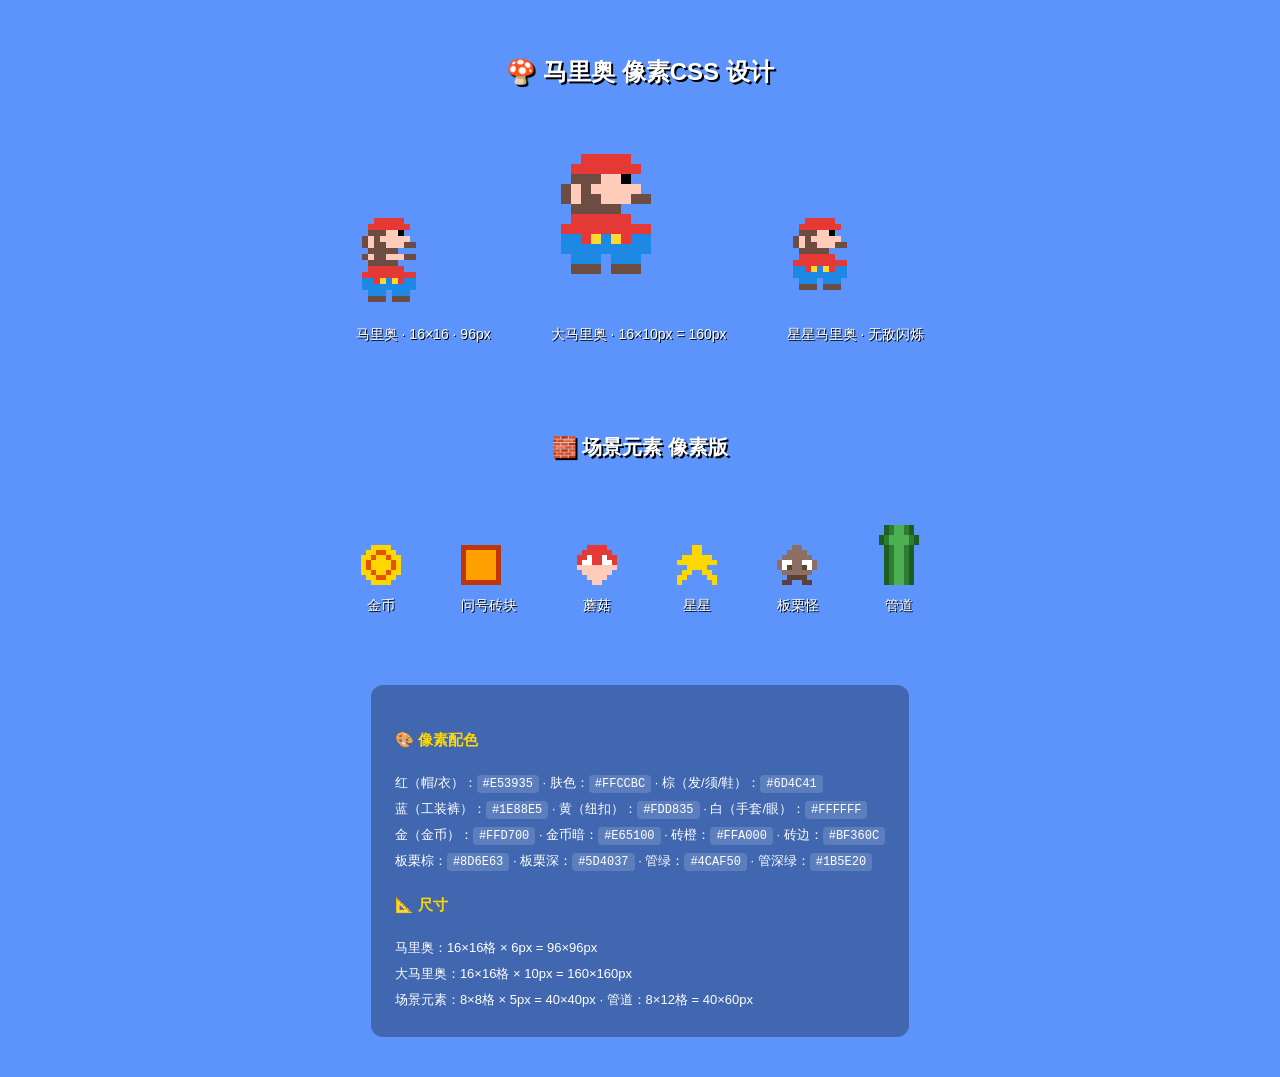
<file: 马里奥CSS形象.html>
<!DOCTYPE html>
<html lang="zh">
<head>
<meta charset="UTF-8">
<meta name="viewport" content="width=device-width, initial-scale=1.0">
<title>马里奥 像素CSS</title>
<style>
  body {
    margin: 0;
    min-height: 100vh;
    display: flex;
    flex-direction: column;
    align-items: center;
    justify-content: center;
    background: #5c94fc;
    font-family: 'Arial', sans-serif;
    gap: 50px;
    padding: 40px;
  }
  h1 { color: #fff; font-size: 24px; text-shadow: 2px 2px 0 #000; }
  .row { display: flex; gap: 60px; align-items: flex-end; flex-wrap: wrap; justify-content: center; }
  .char-label { text-align: center; color: #fff; font-size: 14px; margin-top: 12px; text-shadow: 1px 1px 0 #000; }
  .pixel { display: inline-block; }

  /* ========== 像素马里奥 16x16 ========== */
  .mario-pixel {
    display: grid;
    grid-template-columns: repeat(16, 6px);
    grid-template-rows: repeat(16, 6px);
    gap: 0;
    image-rendering: pixelated;
  }
  .mario-pixel-big {
    grid-template-columns: repeat(16, 10px);
    grid-template-rows: repeat(16, 10px);
  }
  .mario-pixel-star {
    grid-template-columns: repeat(16, 6px);
    grid-template-rows: repeat(16, 6px);
    animation: starPower 0.2s infinite;
  }
  @keyframes starPower {
    0% { filter: hue-rotate(0deg) brightness(1.2); }
    33% { filter: hue-rotate(120deg) brightness(1.4); }
    66% { filter: hue-rotate(240deg) brightness(1.2); }
    100% { filter: hue-rotate(360deg) brightness(1.4); }
  }

  /* 颜色 */
  .r { background: #E53935; } /* 红 帽子/衣服 */
  .s { background: #FFCCBC; } /* 肤色 */
  .b { background: #6D4C41; } /* 棕 头发/胡子/鞋 */
  .u { background: #1E88E5; } /* 蓝 工装裤 */
  .y { background: #FDD835; } /* 黄 纽扣 */
  .w { background: #FFFFFF; } /* 白 手套/眼睛 */
  .e { background: #1565C0; } /* 深蓝 裤子阴影 */
  .x { background: transparent; } /* 空 */

  /* 像素跳跃动画 */
  .mario-pixel-wrap { animation: pixelBounce 0.8s ease-in-out infinite; }
  @keyframes pixelBounce {
    0%, 100% { transform: translateY(0); }
    50% { transform: translateY(-4px); }
  }

  /* ========== 场景元素 像素版 ========== */
  .coin-pixel {
    display: grid;
    grid-template-columns: repeat(8, 5px);
    grid-template-rows: repeat(8, 5px);
    gap: 0;
    animation: coinSpin 1s ease-in-out infinite;
  }
  @keyframes coinSpin {
    0%, 100% { transform: scaleX(1); }
    50% { transform: scaleX(0.2); }
  }
  .g { background: #FFD700; }
  .d { background: #E65100; }

  .block-pixel {
    display: grid;
    grid-template-columns: repeat(8, 5px);
    grid-template-rows: repeat(8, 5px);
    gap: 0;
    animation: blockFloat 2s ease-in-out infinite;
  }
  @keyframes blockFloat {
    0%, 100% { transform: translateY(0); }
    50% { transform: translateY(-3px); }
  }
  .o { background: #FFA000; }
  .p { background: #BF360C; }

  .mushroom-pixel {
    display: grid;
    grid-template-columns: repeat(8, 5px);
    grid-template-rows: repeat(8, 5px);
    gap: 0;
  }

  .star-pixel {
    display: grid;
    grid-template-columns: repeat(8, 5px);
    grid-template-rows: repeat(8, 5px);
    gap: 0;
    animation: starGlow 0.5s ease-in-out infinite alternate;
  }
  @keyframes starGlow {
    0% { filter: brightness(1); }
    100% { filter: brightness(1.3); }
  }

  .goomba-pixel {
    display: grid;
    grid-template-columns: repeat(8, 5px);
    grid-template-rows: repeat(8, 5px);
    gap: 0;
    animation: goombaWalk 0.4s steps(2) infinite;
  }
  @keyframes goombaWalk {
    0%, 100% { transform: translateX(0); }
    50% { transform: translateX(3px); }
  }
  .n { background: #8D6E63; }
  .m { background: #5D4037; }

  .pipe-pixel {
    display: grid;
    grid-template-columns: repeat(8, 5px);
    grid-template-rows: repeat(12, 5px);
    gap: 0;
  }
  .l { background: #4CAF50; }
  .k { background: #2E7D32; }
  .t { background: #000000; } /* 纯黑 */
  .h { background: #1B5E20; }

  .specs {
    color: #fff; font-size: 13px; line-height: 2; max-width: 700px;
    background: rgba(0,0,0,0.3); padding: 24px; border-radius: 12px; margin-top: 20px;
  }
  .specs h3 { color: #FFD700; margin-top: 16px; font-size: 15px; }
  .specs code { background: rgba(255,255,255,0.15); padding: 2px 6px; border-radius: 4px; font-size: 12px; }
</style>
</head>
<body>

<h1>🍄 马里奥 像素CSS 设计</h1>

<div class="row">
  <!-- 正常马里奥 16x16 -->
  <div>
    <div class="mario-pixel-wrap">
      <div class="mario-pixel">
        <!-- Row 1: 帽子顶 -->
        <div class="x"></div><div class="x"></div><div class="x"></div><div class="r"></div><div class="r"></div><div class="r"></div><div class="r"></div><div class="r"></div><div class="x"></div><div class="x"></div><div class="x"></div><div class="x"></div><div class="x"></div><div class="x"></div><div class="x"></div><div class="x"></div>
        <!-- Row 2: 帽子 -->
        <div class="x"></div><div class="x"></div><div class="r"></div><div class="r"></div><div class="r"></div><div class="r"></div><div class="r"></div><div class="r"></div><div class="r"></div><div class="x"></div><div class="x"></div><div class="x"></div><div class="x"></div><div class="x"></div><div class="x"></div><div class="x"></div>
        <!-- Row 3: 头发+脸 -->
        <div class="x"></div><div class="x"></div><div class="b"></div><div class="b"></div><div class="b"></div><div class="s"></div><div class="s"></div><div class="t"></div><div class="x"></div><div class="x"></div><div class="x"></div><div class="x"></div><div class="x"></div><div class="x"></div><div class="x"></div><div class="x"></div>
        <div class="x"></div><div class="b"></div><div class="s"></div><div class="b"></div><div class="s"></div><div class="s"></div><div class="s"></div><div class="s"></div><div class="s"></div><div class="x"></div><div class="x"></div><div class="x"></div><div class="x"></div><div class="x"></div><div class="x"></div><div class="x"></div>
        <div class="x"></div><div class="b"></div><div class="s"></div><div class="b"></div><div class="b"></div><div class="s"></div><div class="s"></div><div class="s"></div><div class="b"></div><div class="b"></div><div class="x"></div><div class="x"></div><div class="x"></div><div class="x"></div><div class="x"></div><div class="x"></div>
        <div class="x"></div><div class="x"></div><div class="b"></div><div class="b"></div><div class="b"></div><div class="b"></div><div class="b"></div><div class="x"></div><div class="x"></div><div class="x"></div><div class="x"></div><div class="x"></div><div class="x"></div><div class="x"></div><div class="x"></div><div class="x"></div>
        <div class="x"></div><div class="b"></div><div class="s"></div><div class="b"></div><div class="b"></div><div class="s"></div><div class="s"></div><div class="s"></div><div class="b"></div><div class="b"></div><div class="x"></div><div class="x"></div><div class="x"></div><div class="x"></div><div class="x"></div><div class="x"></div>
        <!-- Row 6: 脸下半 -->
        <div class="x"></div><div class="x"></div><div class="b"></div><div class="b"></div><div class="b"></div><div class="b"></div><div class="b"></div><div class="x"></div><div class="x"></div><div class="x"></div><div class="x"></div><div class="x"></div><div class="x"></div><div class="x"></div><div class="x"></div><div class="x"></div>
        <!-- Row 7: 身体上 -->
        <div class="x"></div><div class="x"></div><div class="r"></div><div class="r"></div><div class="r"></div><div class="r"></div><div class="r"></div><div class="r"></div><div class="x"></div><div class="x"></div><div class="x"></div><div class="x"></div><div class="x"></div><div class="x"></div><div class="x"></div><div class="x"></div>
        <!-- Row 8: 身体+手臂 -->
        <div class="x"></div><div class="r"></div><div class="r"></div><div class="r"></div><div class="r"></div><div class="r"></div><div class="r"></div><div class="r"></div><div class="r"></div><div class="r"></div><div class="x"></div><div class="x"></div><div class="x"></div><div class="x"></div><div class="x"></div><div class="x"></div>
        <!-- Row 9: 工装裤上+纽扣 -->
        <div class="x"></div><div class="u"></div><div class="u"></div><div class="r"></div><div class="y"></div><div class="u"></div><div class="y"></div><div class="r"></div><div class="u"></div><div class="u"></div><div class="x"></div><div class="x"></div><div class="x"></div><div class="x"></div><div class="x"></div><div class="x"></div>
        <!-- Row 10: 工装裤 -->
        <div class="x"></div><div class="u"></div><div class="u"></div><div class="u"></div><div class="u"></div><div class="u"></div><div class="u"></div><div class="u"></div><div class="u"></div><div class="u"></div><div class="x"></div><div class="x"></div><div class="x"></div><div class="x"></div><div class="x"></div><div class="x"></div>
        <!-- Row 11: 裤子+腿 -->
        <div class="x"></div><div class="x"></div><div class="u"></div><div class="u"></div><div class="u"></div><div class="x"></div><div class="u"></div><div class="u"></div><div class="u"></div><div class="x"></div><div class="x"></div><div class="x"></div><div class="x"></div><div class="x"></div><div class="x"></div><div class="x"></div>
        <!-- Row 12: 鞋 -->
        <div class="x"></div><div class="x"></div><div class="b"></div><div class="b"></div><div class="b"></div><div class="x"></div><div class="b"></div><div class="b"></div><div class="b"></div><div class="x"></div><div class="x"></div><div class="x"></div><div class="x"></div><div class="x"></div><div class="x"></div><div class="x"></div>
        <!-- Row 13-16 空 -->
        <div class="x"></div><div class="x"></div><div class="x"></div><div class="x"></div><div class="x"></div><div class="x"></div><div class="x"></div><div class="x"></div><div class="x"></div><div class="x"></div><div class="x"></div><div class="x"></div><div class="x"></div><div class="x"></div><div class="x"></div><div class="x"></div>
        <div class="x"></div><div class="x"></div><div class="x"></div><div class="x"></div><div class="x"></div><div class="x"></div><div class="x"></div><div class="x"></div><div class="x"></div><div class="x"></div><div class="x"></div><div class="x"></div><div class="x"></div><div class="x"></div><div class="x"></div><div class="x"></div>
        <div class="x"></div><div class="x"></div><div class="x"></div><div class="x"></div><div class="x"></div><div class="x"></div><div class="x"></div><div class="x"></div><div class="x"></div><div class="x"></div><div class="x"></div><div class="x"></div><div class="x"></div><div class="x"></div><div class="x"></div><div class="x"></div>
        <div class="x"></div><div class="x"></div><div class="x"></div><div class="x"></div><div class="x"></div><div class="x"></div><div class="x"></div><div class="x"></div><div class="x"></div><div class="x"></div><div class="x"></div><div class="x"></div><div class="x"></div><div class="x"></div><div class="x"></div><div class="x"></div>
      </div>
    </div>
    <div class="char-label">马里奥 · 16×16 · 96px</div>
  </div>

  <!-- 大马里奥 16x16 放大 -->
  <div>
    <div class="mario-pixel-wrap">
      <div class="mario-pixel mario-pixel-big">
        <div class="x"></div><div class="x"></div><div class="x"></div><div class="r"></div><div class="r"></div><div class="r"></div><div class="r"></div><div class="r"></div><div class="x"></div><div class="x"></div><div class="x"></div><div class="x"></div><div class="x"></div><div class="x"></div><div class="x"></div><div class="x"></div>
        <div class="x"></div><div class="x"></div><div class="r"></div><div class="r"></div><div class="r"></div><div class="r"></div><div class="r"></div><div class="r"></div><div class="r"></div><div class="x"></div><div class="x"></div><div class="x"></div><div class="x"></div><div class="x"></div><div class="x"></div><div class="x"></div>
        <div class="x"></div><div class="x"></div><div class="b"></div><div class="b"></div><div class="b"></div><div class="s"></div><div class="s"></div><div class="t"></div><div class="x"></div><div class="x"></div><div class="x"></div><div class="x"></div><div class="x"></div><div class="x"></div><div class="x"></div><div class="x"></div>
        <div class="x"></div><div class="b"></div><div class="s"></div><div class="b"></div><div class="s"></div><div class="s"></div><div class="s"></div><div class="s"></div><div class="s"></div><div class="x"></div><div class="x"></div><div class="x"></div><div class="x"></div><div class="x"></div><div class="x"></div><div class="x"></div>
        <div class="x"></div><div class="b"></div><div class="s"></div><div class="b"></div><div class="b"></div><div class="s"></div><div class="s"></div><div class="s"></div><div class="b"></div><div class="b"></div><div class="x"></div><div class="x"></div><div class="x"></div><div class="x"></div><div class="x"></div><div class="x"></div>
        <div class="x"></div><div class="x"></div><div class="b"></div><div class="b"></div><div class="b"></div><div class="b"></div><div class="b"></div><div class="x"></div><div class="x"></div><div class="x"></div><div class="x"></div><div class="x"></div><div class="x"></div><div class="x"></div><div class="x"></div><div class="x"></div>
        <div class="x"></div><div class="x"></div><div class="r"></div><div class="r"></div><div class="r"></div><div class="r"></div><div class="r"></div><div class="r"></div><div class="x"></div><div class="x"></div><div class="x"></div><div class="x"></div><div class="x"></div><div class="x"></div><div class="x"></div><div class="x"></div>
        <div class="x"></div><div class="r"></div><div class="r"></div><div class="r"></div><div class="r"></div><div class="r"></div><div class="r"></div><div class="r"></div><div class="r"></div><div class="r"></div><div class="x"></div><div class="x"></div><div class="x"></div><div class="x"></div><div class="x"></div><div class="x"></div>
        <div class="x"></div><div class="u"></div><div class="u"></div><div class="r"></div><div class="y"></div><div class="u"></div><div class="y"></div><div class="r"></div><div class="u"></div><div class="u"></div><div class="x"></div><div class="x"></div><div class="x"></div><div class="x"></div><div class="x"></div><div class="x"></div>
        <div class="x"></div><div class="u"></div><div class="u"></div><div class="u"></div><div class="u"></div><div class="u"></div><div class="u"></div><div class="u"></div><div class="u"></div><div class="u"></div><div class="x"></div><div class="x"></div><div class="x"></div><div class="x"></div><div class="x"></div><div class="x"></div>
        <div class="x"></div><div class="x"></div><div class="u"></div><div class="u"></div><div class="u"></div><div class="x"></div><div class="u"></div><div class="u"></div><div class="u"></div><div class="x"></div><div class="x"></div><div class="x"></div><div class="x"></div><div class="x"></div><div class="x"></div><div class="x"></div>
        <div class="x"></div><div class="x"></div><div class="b"></div><div class="b"></div><div class="b"></div><div class="x"></div><div class="b"></div><div class="b"></div><div class="b"></div><div class="x"></div><div class="x"></div><div class="x"></div><div class="x"></div><div class="x"></div><div class="x"></div><div class="x"></div>
        <div class="x"></div><div class="x"></div><div class="x"></div><div class="x"></div><div class="x"></div><div class="x"></div><div class="x"></div><div class="x"></div><div class="x"></div><div class="x"></div><div class="x"></div><div class="x"></div><div class="x"></div><div class="x"></div><div class="x"></div><div class="x"></div>
        <div class="x"></div><div class="x"></div><div class="x"></div><div class="x"></div><div class="x"></div><div class="x"></div><div class="x"></div><div class="x"></div><div class="x"></div><div class="x"></div><div class="x"></div><div class="x"></div><div class="x"></div><div class="x"></div><div class="x"></div><div class="x"></div>
        <div class="x"></div><div class="x"></div><div class="x"></div><div class="x"></div><div class="x"></div><div class="x"></div><div class="x"></div><div class="x"></div><div class="x"></div><div class="x"></div><div class="x"></div><div class="x"></div><div class="x"></div><div class="x"></div><div class="x"></div><div class="x"></div>
        <div class="x"></div><div class="x"></div><div class="x"></div><div class="x"></div><div class="x"></div><div class="x"></div><div class="x"></div><div class="x"></div><div class="x"></div><div class="x"></div><div class="x"></div><div class="x"></div><div class="x"></div><div class="x"></div><div class="x"></div><div class="x"></div>
      </div>
    </div>
    <div class="char-label">大马里奥 · 16×10px = 160px</div>
  </div>

  <!-- 星星马里奥 -->
  <div>
    <div class="mario-pixel-wrap">
      <div class="mario-pixel mario-pixel-star">
        <div class="x"></div><div class="x"></div><div class="x"></div><div class="r"></div><div class="r"></div><div class="r"></div><div class="r"></div><div class="r"></div><div class="x"></div><div class="x"></div><div class="x"></div><div class="x"></div><div class="x"></div><div class="x"></div><div class="x"></div><div class="x"></div>
        <div class="x"></div><div class="x"></div><div class="r"></div><div class="r"></div><div class="r"></div><div class="r"></div><div class="r"></div><div class="r"></div><div class="r"></div><div class="x"></div><div class="x"></div><div class="x"></div><div class="x"></div><div class="x"></div><div class="x"></div><div class="x"></div>
        <div class="x"></div><div class="x"></div><div class="b"></div><div class="b"></div><div class="b"></div><div class="s"></div><div class="s"></div><div class="t"></div><div class="x"></div><div class="x"></div><div class="x"></div><div class="x"></div><div class="x"></div><div class="x"></div><div class="x"></div><div class="x"></div>
        <div class="x"></div><div class="b"></div><div class="s"></div><div class="b"></div><div class="s"></div><div class="s"></div><div class="s"></div><div class="s"></div><div class="s"></div><div class="x"></div><div class="x"></div><div class="x"></div><div class="x"></div><div class="x"></div><div class="x"></div><div class="x"></div>
        <div class="x"></div><div class="b"></div><div class="s"></div><div class="b"></div><div class="b"></div><div class="s"></div><div class="s"></div><div class="s"></div><div class="b"></div><div class="b"></div><div class="x"></div><div class="x"></div><div class="x"></div><div class="x"></div><div class="x"></div><div class="x"></div>
        <div class="x"></div><div class="x"></div><div class="b"></div><div class="b"></div><div class="b"></div><div class="b"></div><div class="b"></div><div class="x"></div><div class="x"></div><div class="x"></div><div class="x"></div><div class="x"></div><div class="x"></div><div class="x"></div><div class="x"></div><div class="x"></div>
        <div class="x"></div><div class="x"></div><div class="r"></div><div class="r"></div><div class="r"></div><div class="r"></div><div class="r"></div><div class="r"></div><div class="x"></div><div class="x"></div><div class="x"></div><div class="x"></div><div class="x"></div><div class="x"></div><div class="x"></div><div class="x"></div>
        <div class="x"></div><div class="r"></div><div class="r"></div><div class="r"></div><div class="r"></div><div class="r"></div><div class="r"></div><div class="r"></div><div class="r"></div><div class="r"></div><div class="x"></div><div class="x"></div><div class="x"></div><div class="x"></div><div class="x"></div><div class="x"></div>
        <div class="x"></div><div class="u"></div><div class="u"></div><div class="r"></div><div class="y"></div><div class="u"></div><div class="y"></div><div class="r"></div><div class="u"></div><div class="u"></div><div class="x"></div><div class="x"></div><div class="x"></div><div class="x"></div><div class="x"></div><div class="x"></div>
        <div class="x"></div><div class="u"></div><div class="u"></div><div class="u"></div><div class="u"></div><div class="u"></div><div class="u"></div><div class="u"></div><div class="u"></div><div class="u"></div><div class="x"></div><div class="x"></div><div class="x"></div><div class="x"></div><div class="x"></div><div class="x"></div>
        <div class="x"></div><div class="x"></div><div class="u"></div><div class="u"></div><div class="u"></div><div class="x"></div><div class="u"></div><div class="u"></div><div class="u"></div><div class="x"></div><div class="x"></div><div class="x"></div><div class="x"></div><div class="x"></div><div class="x"></div><div class="x"></div>
        <div class="x"></div><div class="x"></div><div class="b"></div><div class="b"></div><div class="b"></div><div class="x"></div><div class="b"></div><div class="b"></div><div class="b"></div><div class="x"></div><div class="x"></div><div class="x"></div><div class="x"></div><div class="x"></div><div class="x"></div><div class="x"></div>
        <div class="x"></div><div class="x"></div><div class="x"></div><div class="x"></div><div class="x"></div><div class="x"></div><div class="x"></div><div class="x"></div><div class="x"></div><div class="x"></div><div class="x"></div><div class="x"></div><div class="x"></div><div class="x"></div><div class="x"></div><div class="x"></div>
        <div class="x"></div><div class="x"></div><div class="x"></div><div class="x"></div><div class="x"></div><div class="x"></div><div class="x"></div><div class="x"></div><div class="x"></div><div class="x"></div><div class="x"></div><div class="x"></div><div class="x"></div><div class="x"></div><div class="x"></div><div class="x"></div>
        <div class="x"></div><div class="x"></div><div class="x"></div><div class="x"></div><div class="x"></div><div class="x"></div><div class="x"></div><div class="x"></div><div class="x"></div><div class="x"></div><div class="x"></div><div class="x"></div><div class="x"></div><div class="x"></div><div class="x"></div><div class="x"></div>
        <div class="x"></div><div class="x"></div><div class="x"></div><div class="x"></div><div class="x"></div><div class="x"></div><div class="x"></div><div class="x"></div><div class="x"></div><div class="x"></div><div class="x"></div><div class="x"></div><div class="x"></div><div class="x"></div><div class="x"></div><div class="x"></div>
      </div>
    </div>
    <div class="char-label">星星马里奥 · 无敌闪烁</div>
  </div>
</div>

<!-- 场景元素 -->
<h1 style="margin-top: 40px; font-size: 20px;">🧱 场景元素 像素版</h1>
<div class="row">
  <!-- 金币 -->
  <div class="pixel">
    <div class="coin-pixel">
      <div class="x"></div><div class="x"></div><div class="g"></div><div class="g"></div><div class="g"></div><div class="g"></div><div class="x"></div><div class="x"></div>
      <div class="x"></div><div class="g"></div><div class="g"></div><div class="d"></div><div class="d"></div><div class="g"></div><div class="g"></div><div class="x"></div>
      <div class="g"></div><div class="g"></div><div class="d"></div><div class="g"></div><div class="g"></div><div class="d"></div><div class="g"></div><div class="g"></div>
      <div class="g"></div><div class="d"></div><div class="g"></div><div class="g"></div><div class="g"></div><div class="g"></div><div class="d"></div><div class="g"></div>
      <div class="g"></div><div class="d"></div><div class="g"></div><div class="g"></div><div class="g"></div><div class="g"></div><div class="d"></div><div class="g"></div>
      <div class="g"></div><div class="g"></div><div class="d"></div><div class="g"></div><div class="g"></div><div class="d"></div><div class="g"></div><div class="g"></div>
      <div class="x"></div><div class="g"></div><div class="g"></div><div class="d"></div><div class="d"></div><div class="g"></div><div class="g"></div><div class="x"></div>
      <div class="x"></div><div class="x"></div><div class="g"></div><div class="g"></div><div class="g"></div><div class="g"></div><div class="x"></div><div class="x"></div>
    </div>
    <div class="char-label">金币</div>
  </div>

  <!-- 问号砖块 -->
  <div class="pixel">
    <div class="block-pixel">
      <div class="p"></div><div class="p"></div><div class="p"></div><div class="p"></div><div class="p"></div><div class="p"></div><div class="p"></div><div class="p"></div>
      <div class="p"></div><div class="o"></div><div class="o"></div><div class="o"></div><div class="o"></div><div class="o"></div><div class="o"></div><div class="p"></div>
      <div class="p"></div><div class="o"></div><div class="o"></div><div class="o"></div><div class="o"></div><div class="o"></div><div class="o"></div><div class="p"></div>
      <div class="p"></div><div class="o"></div><div class="o"></div><div class="o"></div><div class="o"></div><div class="o"></div><div class="o"></div><div class="p"></div>
      <div class="p"></div><div class="o"></div><div class="o"></div><div class="o"></div><div class="o"></div><div class="o"></div><div class="o"></div><div class="p"></div>
      <div class="p"></div><div class="o"></div><div class="o"></div><div class="o"></div><div class="o"></div><div class="o"></div><div class="o"></div><div class="p"></div>
      <div class="p"></div><div class="o"></div><div class="o"></div><div class="o"></div><div class="o"></div><div class="o"></div><div class="o"></div><div class="p"></div>
      <div class="p"></div><div class="p"></div><div class="p"></div><div class="p"></div><div class="p"></div><div class="p"></div><div class="p"></div><div class="p"></div>
    </div>
    <div class="char-label">问号砖块</div>
  </div>

  <!-- 蘑菇 -->
  <div class="pixel">
    <div class="mushroom-pixel">
      <div class="x"></div><div class="x"></div><div class="r"></div><div class="r"></div><div class="r"></div><div class="r"></div><div class="x"></div><div class="x"></div>
      <div class="x"></div><div class="r"></div><div class="r"></div><div class="r"></div><div class="r"></div><div class="r"></div><div class="r"></div><div class="x"></div>
      <div class="r"></div><div class="r"></div><div class="w"></div><div class="r"></div><div class="r"></div><div class="w"></div><div class="r"></div><div class="r"></div>
      <div class="r"></div><div class="w"></div><div class="w"></div><div class="r"></div><div class="r"></div><div class="w"></div><div class="w"></div><div class="r"></div>
      <div class="s"></div><div class="s"></div><div class="s"></div><div class="s"></div><div class="s"></div><div class="s"></div><div class="s"></div><div class="s"></div>
      <div class="x"></div><div class="s"></div><div class="s"></div><div class="s"></div><div class="s"></div><div class="s"></div><div class="s"></div><div class="x"></div>
      <div class="x"></div><div class="x"></div><div class="s"></div><div class="s"></div><div class="s"></div><div class="s"></div><div class="x"></div><div class="x"></div>
      <div class="x"></div><div class="x"></div><div class="x"></div><div class="s"></div><div class="s"></div><div class="x"></div><div class="x"></div><div class="x"></div>
    </div>
    <div class="char-label">蘑菇</div>
  </div>

  <!-- 星星 -->
  <div class="pixel">
    <div class="star-pixel">
      <div class="x"></div><div class="x"></div><div class="x"></div><div class="g"></div><div class="g"></div><div class="x"></div><div class="x"></div><div class="x"></div>
      <div class="x"></div><div class="x"></div><div class="x"></div><div class="g"></div><div class="g"></div><div class="x"></div><div class="x"></div><div class="x"></div>
      <div class="x"></div><div class="g"></div><div class="g"></div><div class="g"></div><div class="g"></div><div class="g"></div><div class="g"></div><div class="x"></div>
      <div class="g"></div><div class="g"></div><div class="g"></div><div class="g"></div><div class="g"></div><div class="g"></div><div class="g"></div><div class="g"></div>
      <div class="x"></div><div class="x"></div><div class="g"></div><div class="g"></div><div class="g"></div><div class="g"></div><div class="x"></div><div class="x"></div>
      <div class="x"></div><div class="g"></div><div class="g"></div><div class="x"></div><div class="x"></div><div class="g"></div><div class="g"></div><div class="x"></div>
      <div class="g"></div><div class="g"></div><div class="x"></div><div class="x"></div><div class="x"></div><div class="x"></div><div class="g"></div><div class="g"></div>
      <div class="g"></div><div class="x"></div><div class="x"></div><div class="x"></div><div class="x"></div><div class="x"></div><div class="x"></div><div class="g"></div>
    </div>
    <div class="char-label">星星</div>
  </div>

  <!-- 板栗怪 -->
  <div class="pixel">
    <div class="goomba-pixel">
      <div class="x"></div><div class="x"></div><div class="x"></div><div class="n"></div><div class="n"></div><div class="x"></div><div class="x"></div><div class="x"></div>
      <div class="x"></div><div class="x"></div><div class="n"></div><div class="n"></div><div class="n"></div><div class="n"></div><div class="x"></div><div class="x"></div>
      <div class="x"></div><div class="n"></div><div class="n"></div><div class="n"></div><div class="n"></div><div class="n"></div><div class="n"></div><div class="x"></div>
      <div class="n"></div><div class="w"></div><div class="w"></div><div class="n"></div><div class="n"></div><div class="w"></div><div class="w"></div><div class="n"></div>
      <div class="n"></div><div class="w"></div><div class="m"></div><div class="n"></div><div class="n"></div><div class="m"></div><div class="w"></div><div class="n"></div>
      <div class="x"></div><div class="n"></div><div class="n"></div><div class="n"></div><div class="n"></div><div class="n"></div><div class="n"></div><div class="x"></div>
      <div class="x"></div><div class="x"></div><div class="m"></div><div class="m"></div><div class="m"></div><div class="m"></div><div class="x"></div><div class="x"></div>
      <div class="x"></div><div class="m"></div><div class="m"></div><div class="x"></div><div class="x"></div><div class="m"></div><div class="m"></div><div class="x"></div>
    </div>
    <div class="char-label">板栗怪</div>
  </div>

  <!-- 管道 -->
  <div class="pixel">
    <div class="pipe-pixel">
      <div class="x"></div><div class="h"></div><div class="k"></div><div class="l"></div><div class="l"></div><div class="k"></div><div class="h"></div><div class="x"></div>
      <div class="x"></div><div class="h"></div><div class="k"></div><div class="l"></div><div class="l"></div><div class="k"></div><div class="h"></div><div class="x"></div>
      <div class="h"></div><div class="k"></div><div class="l"></div><div class="l"></div><div class="l"></div><div class="l"></div><div class="k"></div><div class="h"></div>
      <div class="h"></div><div class="k"></div><div class="l"></div><div class="l"></div><div class="l"></div><div class="l"></div><div class="k"></div><div class="h"></div>
      <div class="x"></div><div class="h"></div><div class="k"></div><div class="l"></div><div class="l"></div><div class="k"></div><div class="h"></div><div class="x"></div>
      <div class="x"></div><div class="h"></div><div class="k"></div><div class="l"></div><div class="l"></div><div class="k"></div><div class="h"></div><div class="x"></div>
      <div class="x"></div><div class="h"></div><div class="k"></div><div class="l"></div><div class="l"></div><div class="k"></div><div class="h"></div><div class="x"></div>
      <div class="x"></div><div class="h"></div><div class="k"></div><div class="l"></div><div class="l"></div><div class="k"></div><div class="h"></div><div class="x"></div>
      <div class="x"></div><div class="h"></div><div class="k"></div><div class="l"></div><div class="l"></div><div class="k"></div><div class="h"></div><div class="x"></div>
      <div class="x"></div><div class="h"></div><div class="k"></div><div class="l"></div><div class="l"></div><div class="k"></div><div class="h"></div><div class="x"></div>
      <div class="x"></div><div class="h"></div><div class="k"></div><div class="l"></div><div class="l"></div><div class="k"></div><div class="h"></div><div class="x"></div>
      <div class="x"></div><div class="h"></div><div class="k"></div><div class="l"></div><div class="l"></div><div class="k"></div><div class="h"></div><div class="x"></div>
    </div>
    <div class="char-label">管道</div>
  </div>
</div>

<div class="specs">
  <h3>🎨 像素配色</h3>
  红（帽/衣）：<code>#E53935</code> · 肤色：<code>#FFCCBC</code> · 棕（发/须/鞋）：<code>#6D4C41</code><br>
  蓝（工装裤）：<code>#1E88E5</code> · 黄（纽扣）：<code>#FDD835</code> · 白（手套/眼）：<code>#FFFFFF</code><br>
  金（金币）：<code>#FFD700</code> · 金币暗：<code>#E65100</code> · 砖橙：<code>#FFA000</code> · 砖边：<code>#BF360C</code><br>
  板栗棕：<code>#8D6E63</code> · 板栗深：<code>#5D4037</code> · 管绿：<code>#4CAF50</code> · 管深绿：<code>#1B5E20</code>

  <h3>📐 尺寸</h3>
  马里奥：16×16格 × 6px = 96×96px<br>
  大马里奥：16×16格 × 10px = 160×160px<br>
  场景元素：8×8格 × 5px = 40×40px · 管道：8×12格 = 40×60px
</div>

</body>
</html>
</file>
